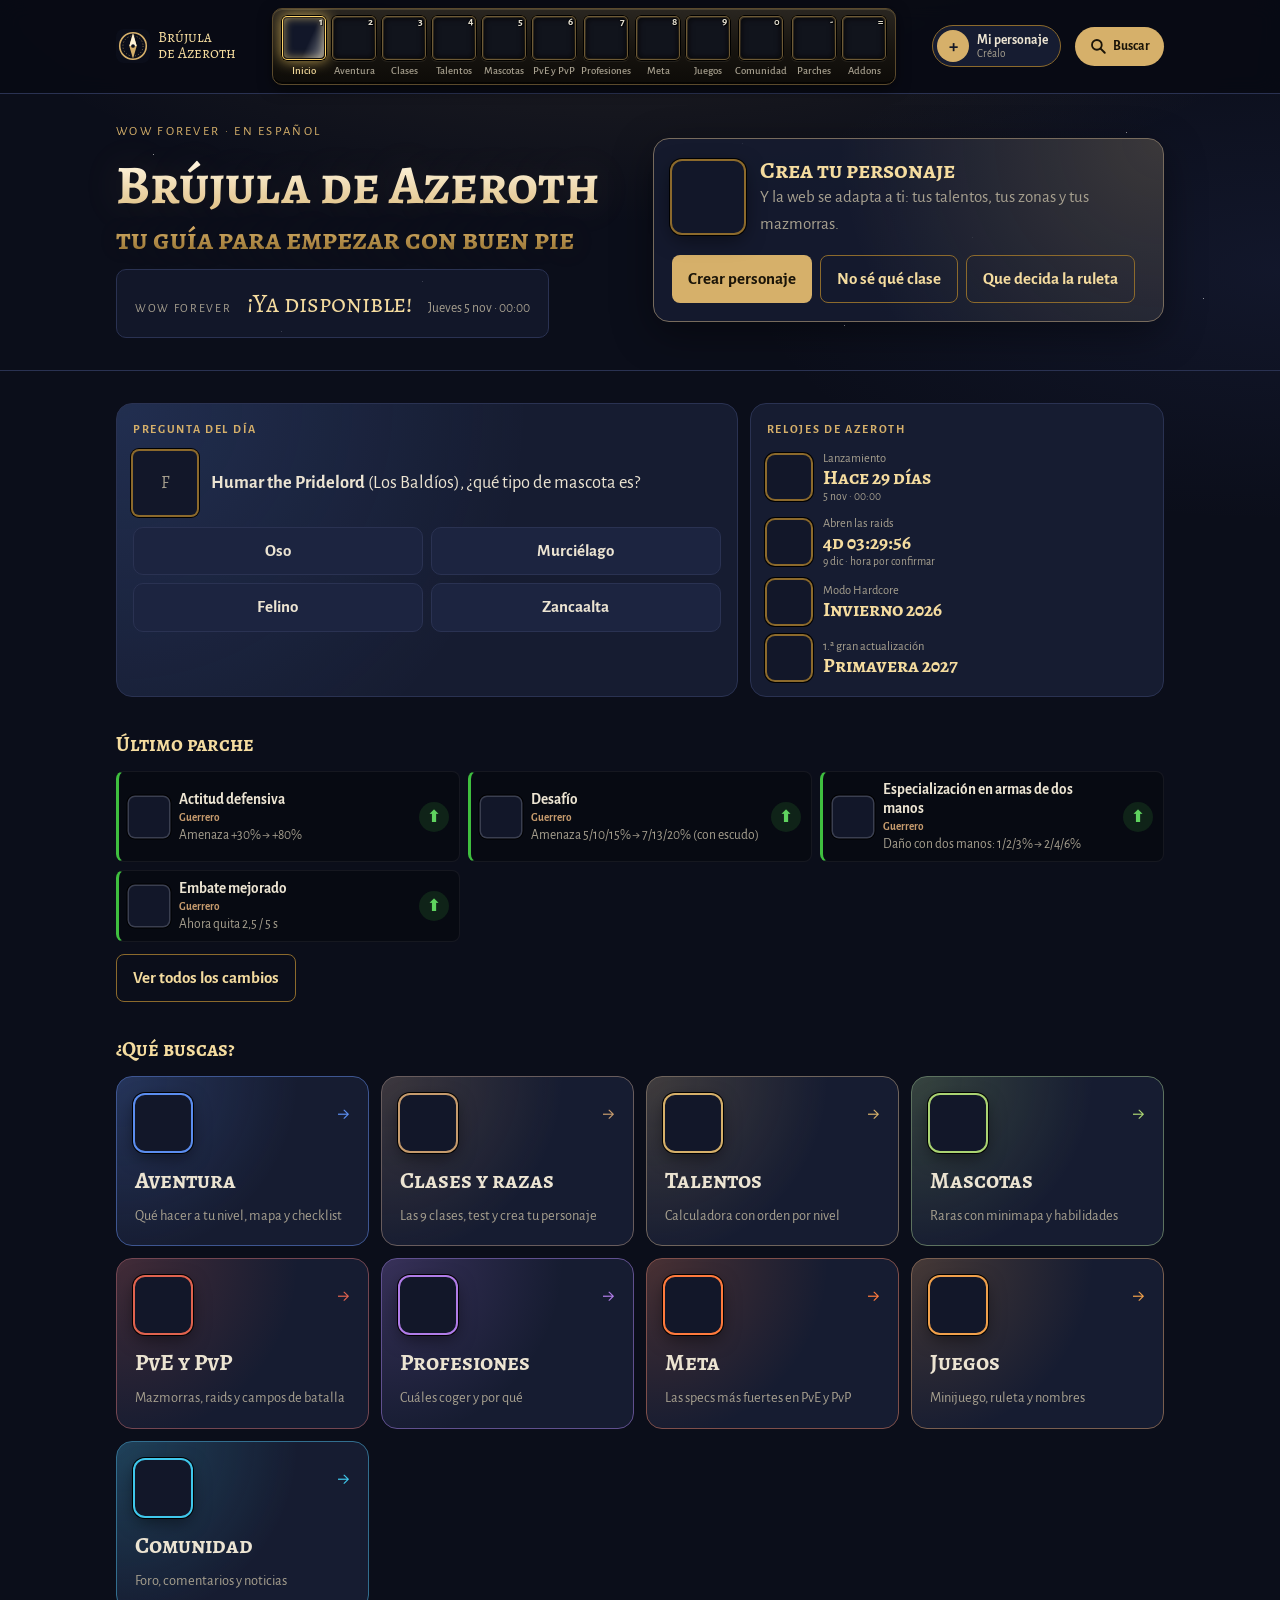
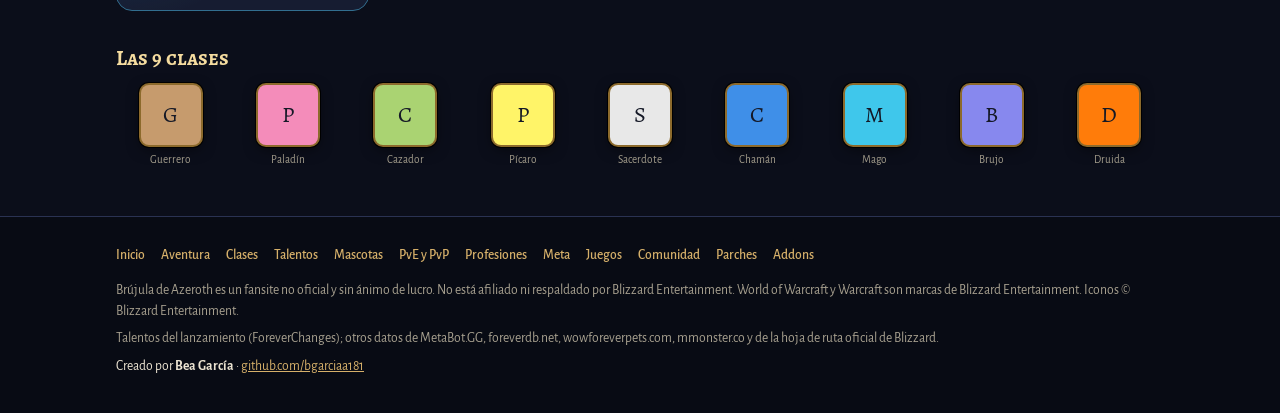
<file: index.html>
<!DOCTYPE html>
<html lang="es">
<head>
<meta charset="utf-8">
<meta name="viewport" content="width=device-width, initial-scale=1">
<title>Brújula de Azeroth · Guía de WoW Forever en español</title>
<meta name="description" content="Guía de World of Warcraft: Forever en español. Clases, calculadora de talentos, mascotas de cazador, mazmorras por nivel, razas y test para elegir clase.">
<link rel="canonical" href="https://bgarciaa181.github.io/brujula-de-azeroth/">
<meta property="og:title" content="Brújula de Azeroth · Guía de WoW Forever en español">
<meta property="og:description" content="Guía de World of Warcraft: Forever en español. Clases, calculadora de talentos, mascotas de cazador, mazmorras por nivel, razas y test para elegir clase.">
<meta property="og:image" content="https://bgarciaa181.github.io/brujula-de-azeroth/img/preview.png">
<meta property="og:url" content="https://bgarciaa181.github.io/brujula-de-azeroth/">
<meta property="og:type" content="website">
<meta name="twitter:card" content="summary_large_image">
<link rel="icon" type="image/svg+xml" href="img/icono.svg">
<link rel="manifest" href="manifest.webmanifest">
<link rel="apple-touch-icon" href="img/app-192.png">
<meta name="theme-color" content="#0b0e1a">
<link rel="preconnect" href="https://fonts.googleapis.com">
<link rel="preconnect" href="https://fonts.gstatic.com" crossorigin>
<link rel="stylesheet" href="https://fonts.googleapis.com/css2?family=Alegreya+SC:wght@500;700&family=Alegreya+Sans:wght@400;500;700&family=Alegreya:ital@1&display=swap">
<link rel="stylesheet" href="css/estilos.css?v=35">
</head>
<body>
<header id="site-header"></header>

<div class="top home-top">
  <div class="wrap home-grid">
    <div class="hero">
      <p class="eyebrow">WoW Forever · en español</p>
      <h1>Brújula de Azeroth <span>tu guía para empezar con buen pie</span></h1>
      <div class="count" id="count">
        <span class="count-label" id="count-label">Lanzamiento en España</span>
        <span class="count-time" id="count-time">—</span>
        <span class="count-note">Jueves 5 nov · 00:00</span>
      </div>
    </div>
    <div class="mi-pj" id="mi-pj"></div>
  </div>
</div>

<main>
  <div class="wrap">
    <section class="home-block home-daily">
      <div class="pregunta" id="pregunta"></div>
      <div class="relojes" id="relojes"></div>
    </section>

    <section class="home-block">
      <h2 class="home-h">Último parche</h2>
      <div id="pch-home"></div>
    </section>

    <section class="home-block">
      <h2 class="home-h">¿Qué buscas?</h2>
      <div class="explore" id="explore"></div>
    </section>

    <section class="home-block">
      <h2 class="home-h">Las 9 clases</h2>
      <div class="hero-classes home-classes" id="hero-classes"></div>
    </section>
  </div>
</main>

<footer id="site-footer"></footer>

<div class="achievement" id="achievement" hidden></div>

<script src="js/datos.js?v=35"></script>
<script src="js/talentos-datos.js?v=35"></script>
<script src="js/talentos-es.js?v=35"></script>
<script src="js/meta-datos.js?v=35"></script>
<script src="js/parches-datos.js?v=35"></script>
<script src="js/layout.js?v=35"></script>
<script src="js/app.js?v=35"></script>
</body>
</html>
</file>
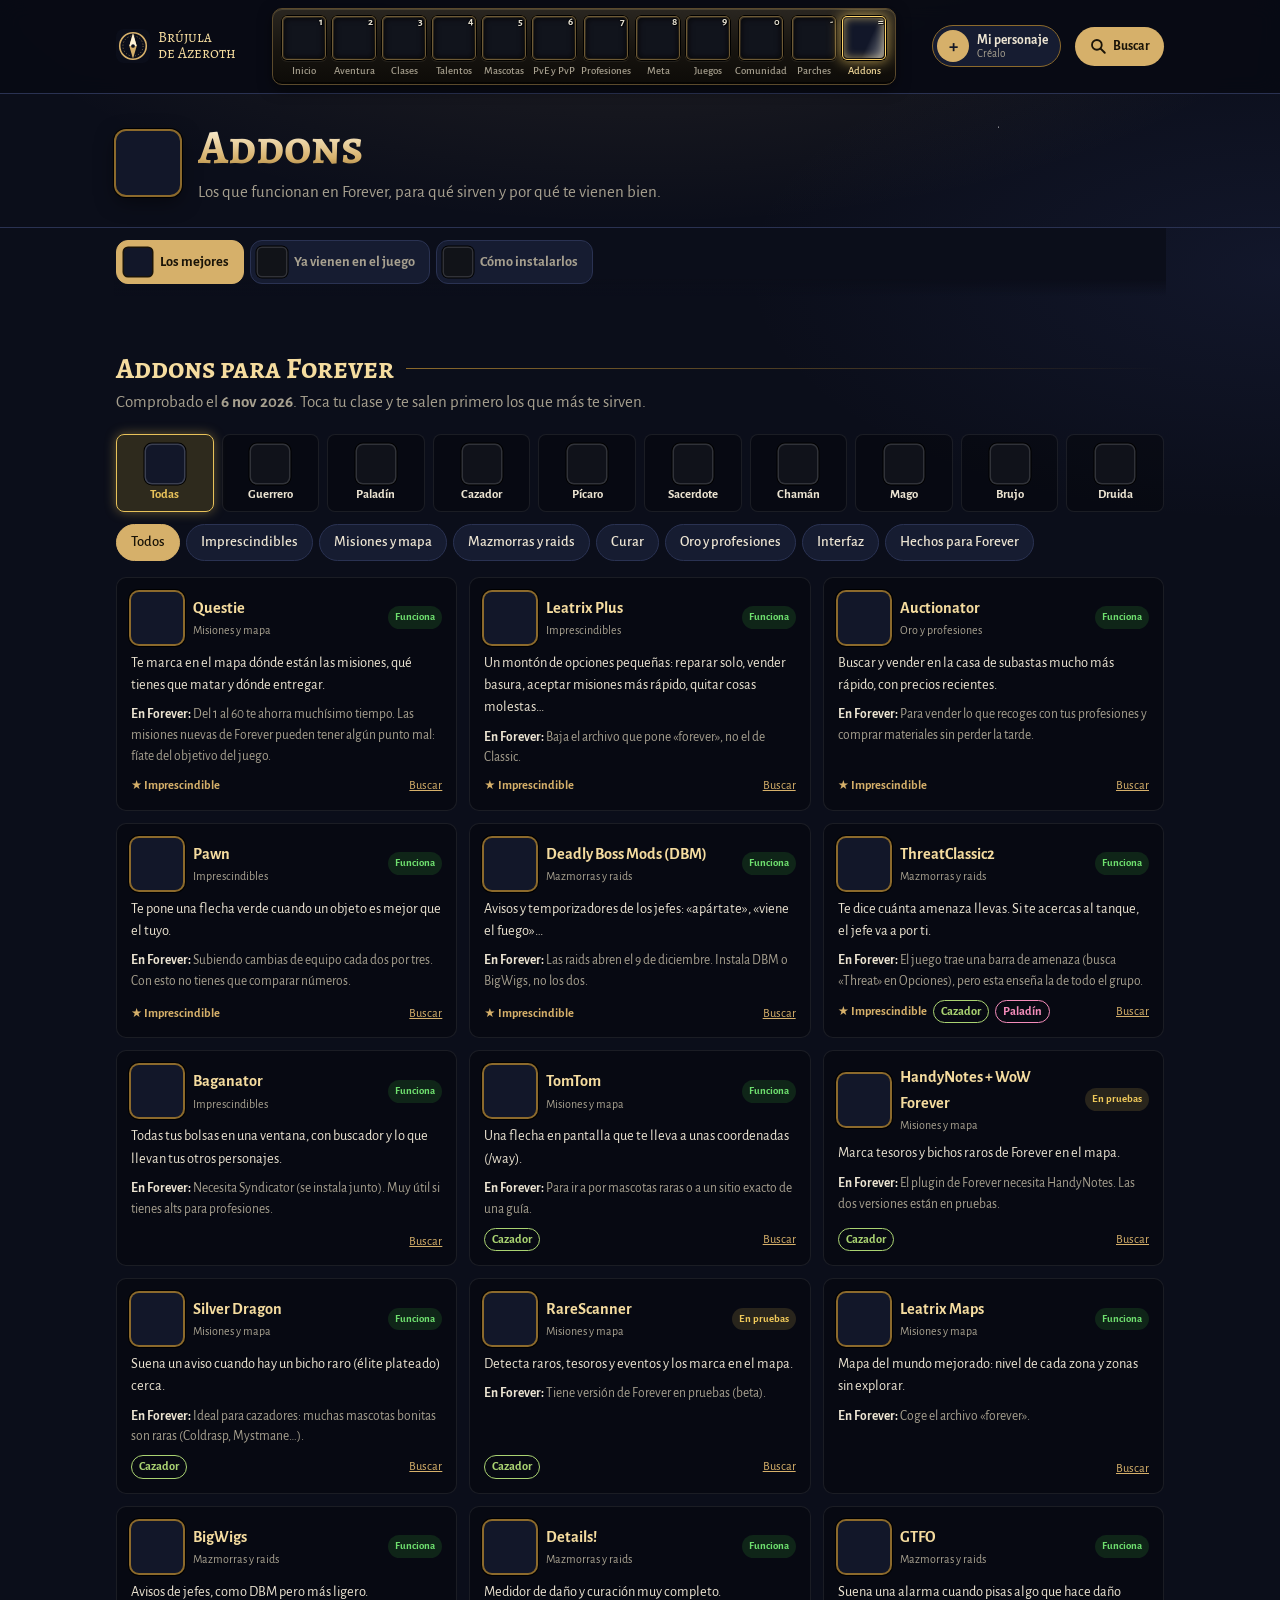
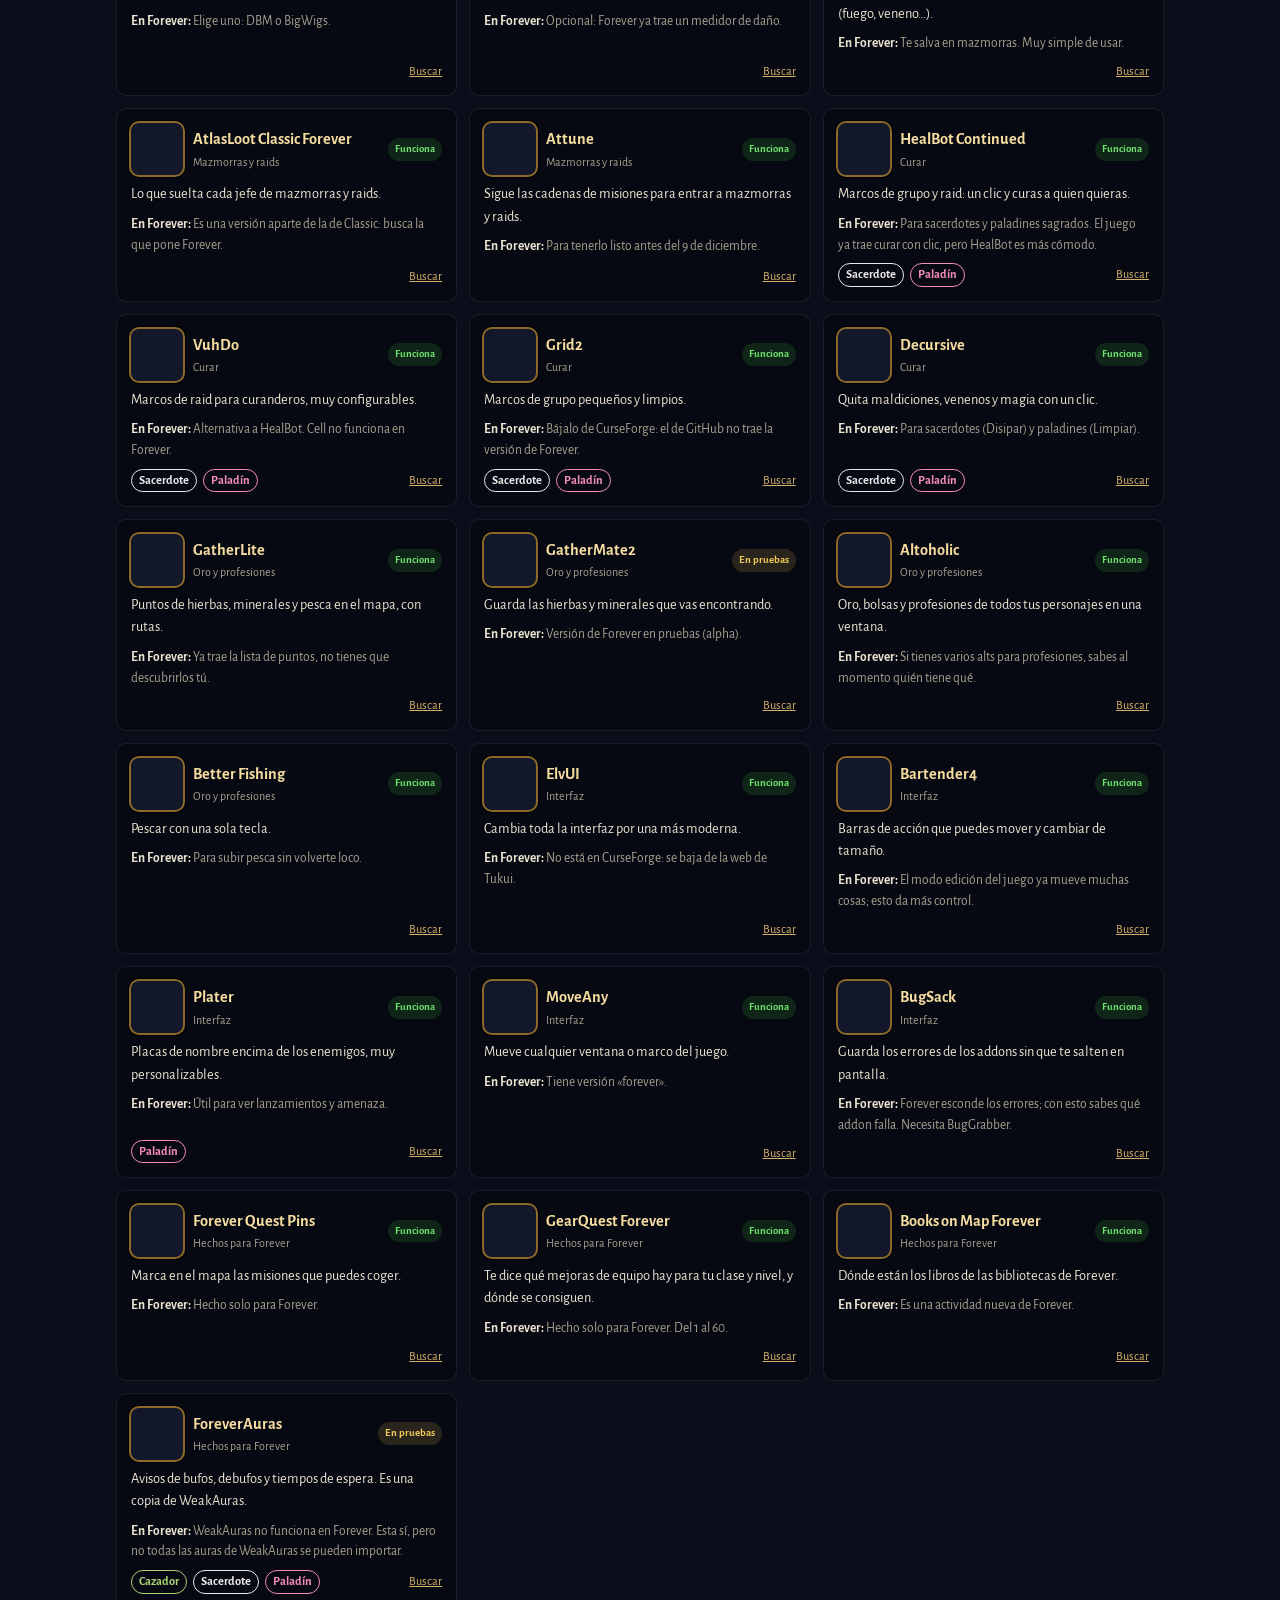
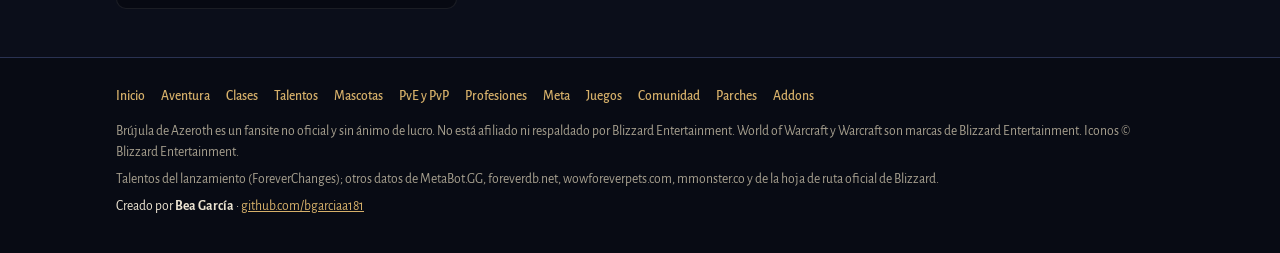
<file: addons.html>
<!DOCTYPE html>
<html lang="es">
<head>
<meta charset="utf-8">
<meta name="viewport" content="width=device-width, initial-scale=1">
<title>Addons · Brújula de Azeroth</title>
<meta name="description" content="Addons que funcionan en WoW Forever, en español: para qué sirve cada uno y por qué te viene bien. Filtra por tu clase.">
<link rel="canonical" href="https://bgarciaa181.github.io/brujula-de-azeroth/addons.html">
<meta property="og:title" content="Addons · Brújula de Azeroth">
<meta property="og:description" content="Addons que funcionan en WoW Forever, en español: para qué sirve cada uno y por qué te viene bien. Filtra por tu clase.">
<meta property="og:image" content="https://bgarciaa181.github.io/brujula-de-azeroth/img/preview.png">
<meta property="og:url" content="https://bgarciaa181.github.io/brujula-de-azeroth/addons.html">
<meta property="og:type" content="website">
<meta name="twitter:card" content="summary_large_image">
<link rel="icon" type="image/svg+xml" href="img/icono.svg">
<link rel="manifest" href="manifest.webmanifest">
<link rel="apple-touch-icon" href="img/app-192.png">
<meta name="theme-color" content="#0b0e1a">
<link rel="preconnect" href="https://fonts.googleapis.com">
<link rel="preconnect" href="https://fonts.gstatic.com" crossorigin>
<link rel="stylesheet" href="https://fonts.googleapis.com/css2?family=Alegreya+SC:wght@500;700&family=Alegreya+Sans:wght@400;500;700&family=Alegreya:ital@1&display=swap">
<link rel="stylesheet" href="css/estilos.css?v=35">
</head>
<body>
<header id="site-header"></header>

<div class="page-hero">
  <div class="wrap page-hero-in">
    <span class="wow-icon xl page-hero-icon" aria-hidden="true"><img src="https://render.worldofwarcraft.com/us/icons/56/inv_gizmo_02.jpg" alt="" onerror="this.remove()"></span>
    <div>
      <h1>Addons</h1>
      <p>Los que funcionan en Forever, para qué sirven y por qué te vienen bien.</p>
    </div>
  </div>
</div>

<main>
  <div class="wrap">
    <section id="addons-lista" data-tab="Los mejores" data-icon="inv_misc_book_09">
      <div class="section-head">
        <h2>Addons para Forever</h2>
        <p>Comprobado el <b id="ad-fecha"></b>. Toca tu clase y te salen primero los que más te sirven.</p>
      </div>
      <div class="ad-clases" id="ad-clases" role="group" aria-label="Clase"></div>
      <div class="ad-cats" id="ad-cats" role="group" aria-label="Categoría"></div>
      <div class="ad-grid" id="ad-grid"></div>
    </section>

    <section id="addons-serie" data-tab="Ya vienen en el juego" data-icon="inv_misc_gear_01">
      <div class="section-head">
        <h2>No instales esto: ya viene en el juego</h2>
        <p>Forever trae de serie cosas que en Classic necesitabas un addon.</p>
      </div>
      <div class="hg-news" id="ad-serie"></div>
      <div class="section-head ad-sub">
        <h2>Los que no funcionan</h2>
        <p>Y qué usar en su lugar.</p>
      </div>
      <div class="ad-rotos" id="ad-rotos"></div>
    </section>

    <section id="addons-instalar" data-tab="Cómo instalarlos" data-icon="inv_misc_wrench_01">
      <div class="section-head">
        <h2>Cómo instalarlos</h2>
        <p>Dos formas. La fácil es la primera.</p>
      </div>
      <ol class="ad-pasos">
        <li><b>Con la app de CurseForge</b><span>Elige tu instalación de World of Warcraft y la versión <b>Forever</b>. Busca el addon y dale a instalar. Se actualizan solos.</span></li>
        <li><b>A mano</b><span>Baja el archivo de <b>Forever</b> (no el de Classic ni el de Retail), descomprímelo y mete la carpeta en <code>World of Warcraft\_forever_\Interface\AddOns</code>. Dentro de AddOns tiene que estar la carpeta con el archivo <code>.toc</code>, no otra carpeta encima.</span></li>
        <li><b>Cierra el juego del todo y vuelve a abrirlo</b><span>Con <code>/reload</code> no basta para addons nuevos.</span></li>
        <li><b>Actívalos</b><span>En la pantalla de personajes, botón <b>AddOns</b>. Si sale «desactualizado», espera a que el autor lo actualice: cambiar el número a mano no lo arregla.</span></li>
        <li><b>Después de cada parche</b><span>Actualízalos. Un parche puede cambiar la versión (ahora es la 16001).</span></li>
      </ol>
      <p class="pch-fuente">Fuentes: <a href="https://forevermastery.com/en/addons/forever-compatibility" target="_blank" rel="noopener">ForeverMastery</a> · <a href="https://timesaver.gg/blog/wow-forever-addons-save-beta-ui-before-launch" target="_blank" rel="noopener">Timesaver</a> · <a href="https://leprestore.com/guides/world-of-warcraft-forever/wow-forever-best-addons/" target="_blank" rel="noopener">LepreStore</a></p>
    </section>
  </div>
</main>

<footer id="site-footer"></footer>
<div class="achievement" id="achievement" hidden></div>

<script src="js/datos.js?v=35"></script>
<script src="js/talentos-datos.js?v=35"></script>
<script src="js/talentos-es.js?v=35"></script>
<script src="js/meta-datos.js?v=35"></script>
<script src="js/addons-datos.js?v=35"></script>
<script src="js/layout.js?v=35"></script>
<script src="js/app.js?v=35"></script>
</body>
</html>
</file>
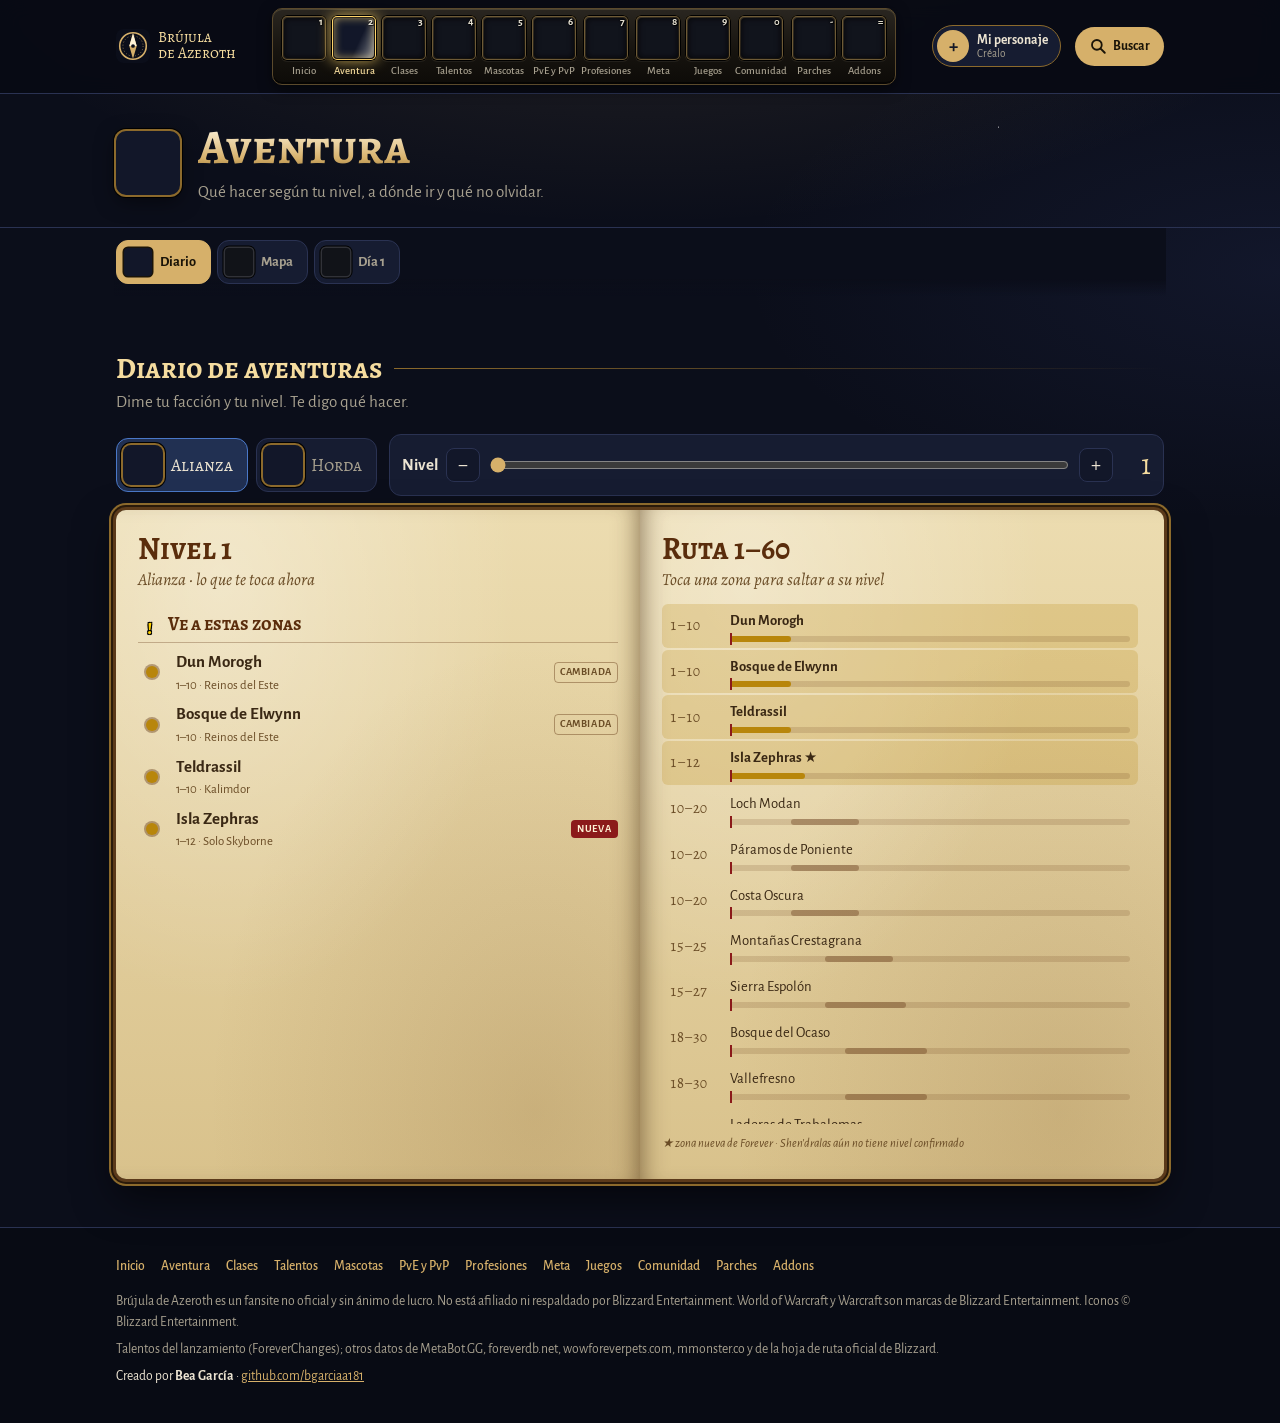
<file: aventura.html>
<!DOCTYPE html>
<html lang="es">
<head>
<meta charset="utf-8">
<meta name="viewport" content="width=device-width, initial-scale=1">
<title>Aventura · Brújula de Azeroth</title>
<meta name="description" content="Diario de aventuras de WoW Forever: a qué zonas ir según tu nivel, mapa de Azeroth por dificultad y checklist para el primer día.">
<link rel="canonical" href="https://bgarciaa181.github.io/brujula-de-azeroth/aventura.html">
<meta property="og:title" content="Aventura · Brújula de Azeroth">
<meta property="og:description" content="Diario de aventuras de WoW Forever: a qué zonas ir según tu nivel, mapa de Azeroth por dificultad y checklist para el primer día.">
<meta property="og:image" content="https://bgarciaa181.github.io/brujula-de-azeroth/img/preview.png">
<meta property="og:url" content="https://bgarciaa181.github.io/brujula-de-azeroth/aventura.html">
<meta property="og:type" content="website">
<meta name="twitter:card" content="summary_large_image">
<link rel="icon" type="image/svg+xml" href="img/icono.svg">
<link rel="manifest" href="manifest.webmanifest">
<link rel="apple-touch-icon" href="img/app-192.png">
<meta name="theme-color" content="#0b0e1a">
<link rel="preconnect" href="https://fonts.googleapis.com">
<link rel="preconnect" href="https://fonts.gstatic.com" crossorigin>
<link rel="stylesheet" href="https://fonts.googleapis.com/css2?family=Alegreya+SC:wght@500;700&family=Alegreya+Sans:wght@400;500;700&family=Alegreya:ital@1&display=swap">
<link rel="stylesheet" href="css/estilos.css?v=35">
</head>
<body>
<header id="site-header"></header>

<div class="page-hero">
  <div class="wrap page-hero-in">
    <span class="wow-icon xl page-hero-icon" aria-hidden="true"><img src="https://render.worldofwarcraft.com/us/icons/56/inv_misc_spyglass_02.jpg" alt="" onerror="this.remove()"></span>
    <div>
      <h1>Aventura</h1>
      <p>Qué hacer según tu nivel, a dónde ir y qué no olvidar.</p>
    </div>
  </div>
</div>

<main>
  <div class="wrap">
    <section id="diario" data-tab="Diario" data-icon="inv_misc_book_09">
      <div class="section-head">
        <h2>Diario de aventuras</h2>
        <p>Dime tu facción y tu nivel. Te digo qué hacer.</p>
      </div>
      <div class="journal">
        <div class="j-controls">
          <div class="j-factions" id="j-factions"></div>
          <div class="j-level">
            <label for="j-lvl">Nivel</label>
            <button type="button" class="j-step" id="j-minus" aria-label="Bajar nivel">−</button>
            <input type="range" id="j-lvl" min="1" max="60" value="1">
            <button type="button" class="j-step" id="j-plus" aria-label="Subir nivel">+</button>
            <output id="j-lvl-out" for="j-lvl">1</output>
          </div>
        </div>
        <div class="j-book" id="j-book">
          <div class="j-page j-left" id="j-now"></div>
          <div class="j-page j-right" id="j-route"></div>
        </div>
      </div>
    </section>

    <section id="mapa" data-tab="Mapa" data-icon="inv_misc_map_01">
      <div class="section-head">
        <h2>Mapa de Azeroth</h2>
        <p>Las zonas con el color de dificultad del juego según tu nivel.</p>
      </div>
      <div class="con-legend">
        <span class="con gris">Muy fácil</span><span class="con verde">Fácil</span><span class="con amarillo">Tu nivel</span><span class="con naranja">Difícil</span><span class="con rojo">Peligrosa</span>
      </div>
      <p class="map-sync">Usa la facción y el nivel del Diario de aventuras: <b id="map-info"></b></p>
      <div class="continents" id="continents"></div>
    </section>

    <section id="checklist" data-tab="Día 1" data-icon="inv_misc_note_01">
      <div class="section-head">
        <h2>Checklist del día 1</h2>
        <p>Marca lo que vayas haciendo. Se guarda en tu navegador.</p>
      </div>
      <div class="check-progress"><span id="check-bar"></span></div>
      <ul class="checklist" id="check-list"></ul>
    </section>

  </div>
</main>

<footer id="site-footer"></footer>

<div class="achievement" id="achievement" hidden></div>

<script src="js/datos.js?v=35"></script>
<script src="js/talentos-datos.js?v=35"></script>
<script src="js/talentos-es.js?v=35"></script>
<script src="js/meta-datos.js?v=35"></script>
<script src="js/layout.js?v=35"></script>
<script src="js/app.js?v=35"></script>
</body>
</html>
</file>
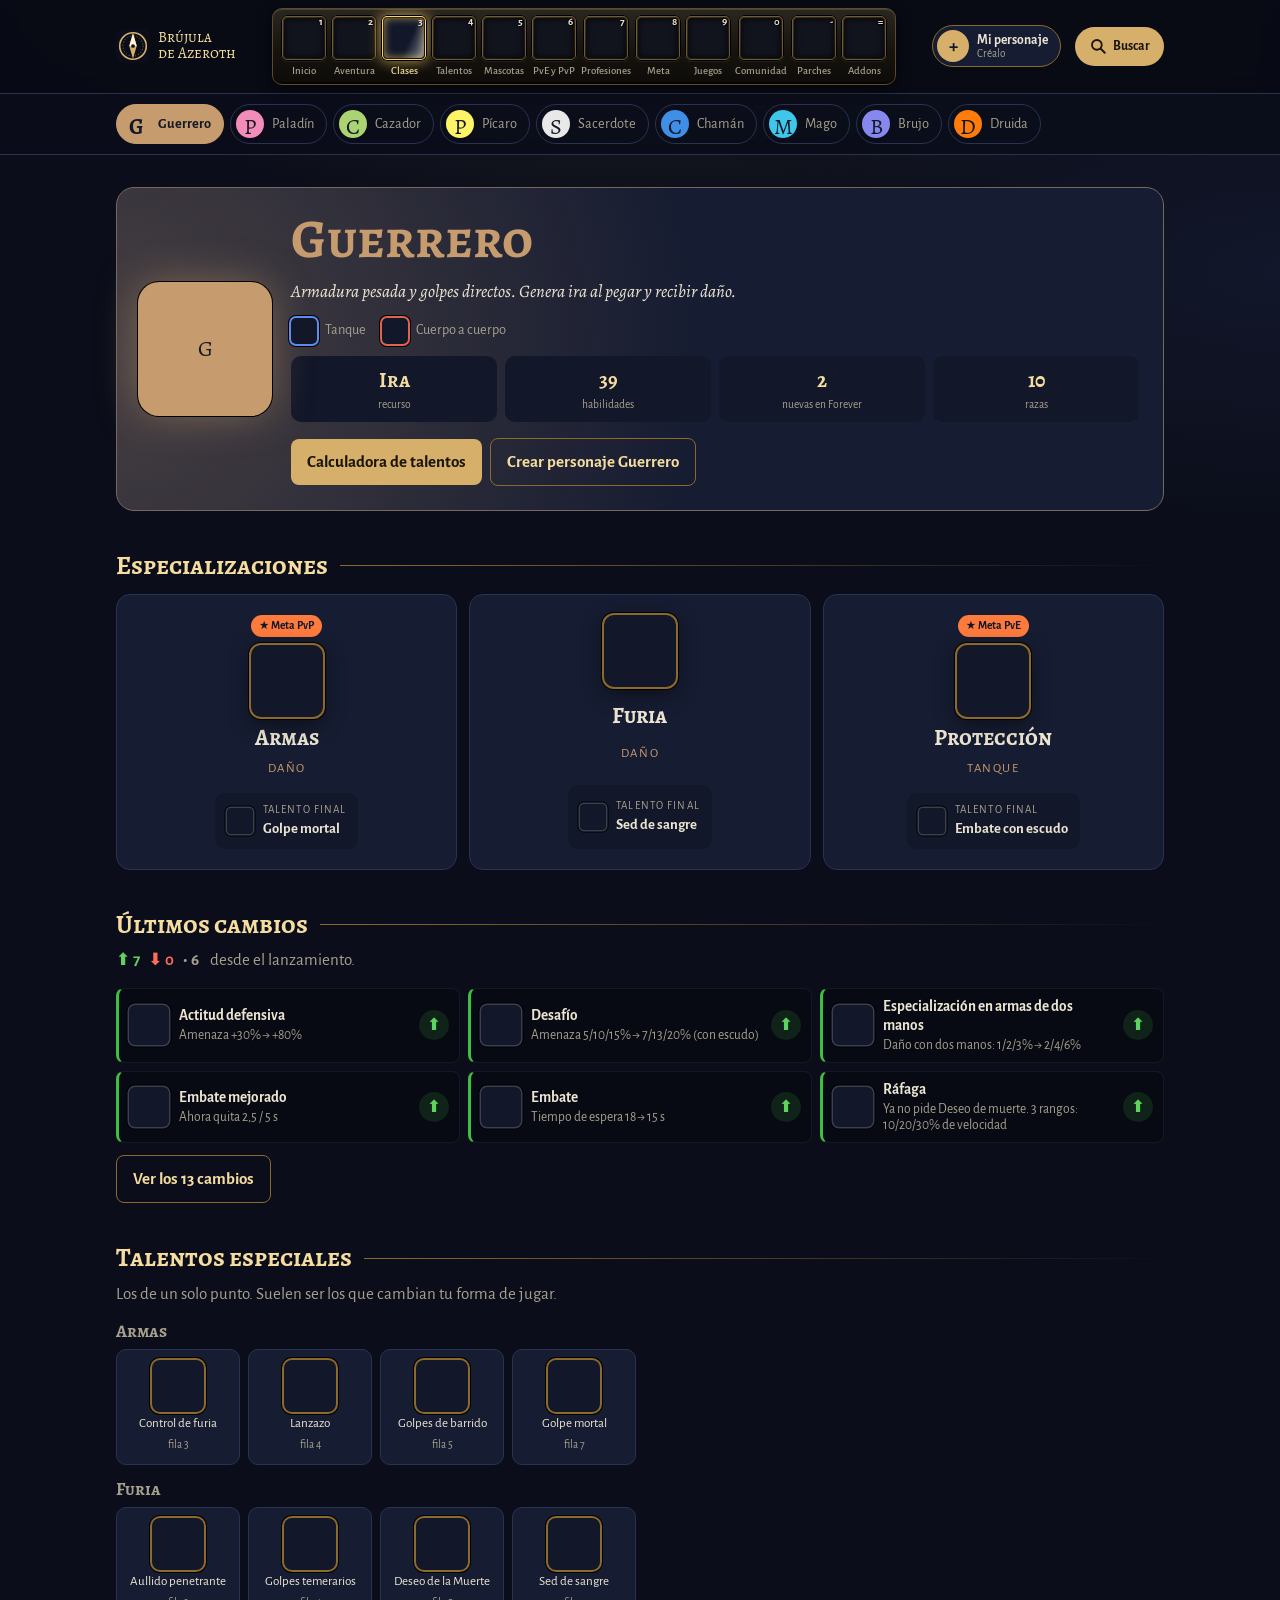
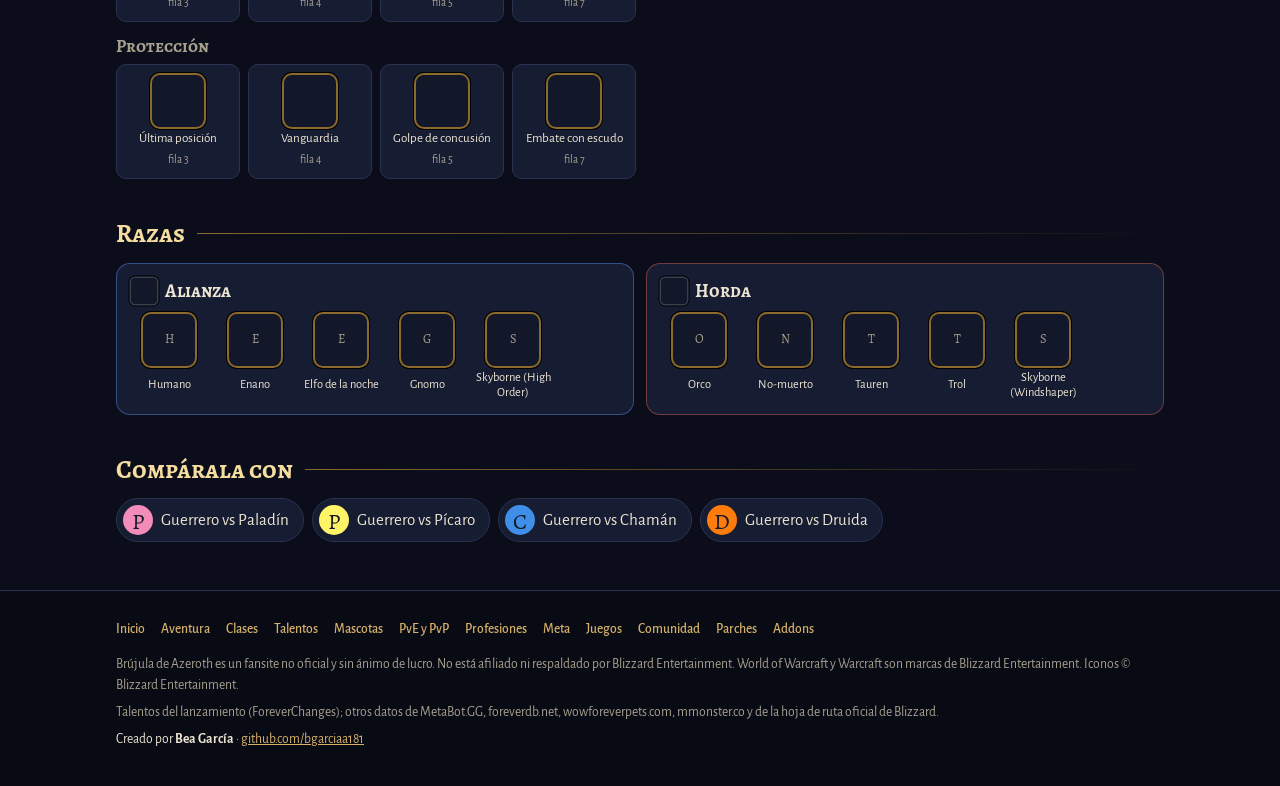
<file: clase.html>
<!DOCTYPE html>
<html lang="es">
<head>
<meta charset="utf-8">
<meta name="viewport" content="width=device-width, initial-scale=1">
<title>Clase · Brújula de Azeroth</title>
<meta name="description" content="Guía de cada clase de WoW Forever en español: especializaciones, talentos clave, razas y con qué compararla.">
<link rel="canonical" href="https://bgarciaa181.github.io/brujula-de-azeroth/clase.html">
<meta property="og:title" content="Clase · Brújula de Azeroth">
<meta property="og:description" content="Guía de cada clase de WoW Forever en español: especializaciones, talentos clave, razas y con qué compararla.">
<meta property="og:image" content="https://bgarciaa181.github.io/brujula-de-azeroth/img/preview.png">
<meta property="og:url" content="https://bgarciaa181.github.io/brujula-de-azeroth/clase.html">
<meta property="og:type" content="website">
<meta name="twitter:card" content="summary_large_image">
<link rel="icon" type="image/svg+xml" href="img/icono.svg">
<link rel="manifest" href="manifest.webmanifest">
<link rel="apple-touch-icon" href="img/app-192.png">
<meta name="theme-color" content="#0b0e1a">
<link rel="preconnect" href="https://fonts.googleapis.com">
<link rel="preconnect" href="https://fonts.gstatic.com" crossorigin>
<link rel="stylesheet" href="https://fonts.googleapis.com/css2?family=Alegreya+SC:wght@500;700&family=Alegreya+Sans:wght@400;500;700&family=Alegreya:ital@1&display=swap">
<link rel="stylesheet" href="css/estilos.css?v=35">
</head>
<body>
<header id="site-header"></header>

<nav class="class-switch" id="class-switch" aria-label="Cambiar de clase"></nav>

<main>
  <div class="wrap" id="clase-page"></div>
</main>

<footer id="site-footer"></footer>
<div class="achievement" id="achievement" hidden></div>

<script src="js/datos.js?v=35"></script>
<script src="js/talentos-datos.js?v=35"></script>
<script src="js/talentos-es.js?v=35"></script>
<script src="js/meta-datos.js?v=35"></script>
<script src="js/parches-datos.js?v=35"></script>
<script src="js/layout.js?v=35"></script>
<script src="js/app.js?v=35"></script>
</body>
</html>
</file>
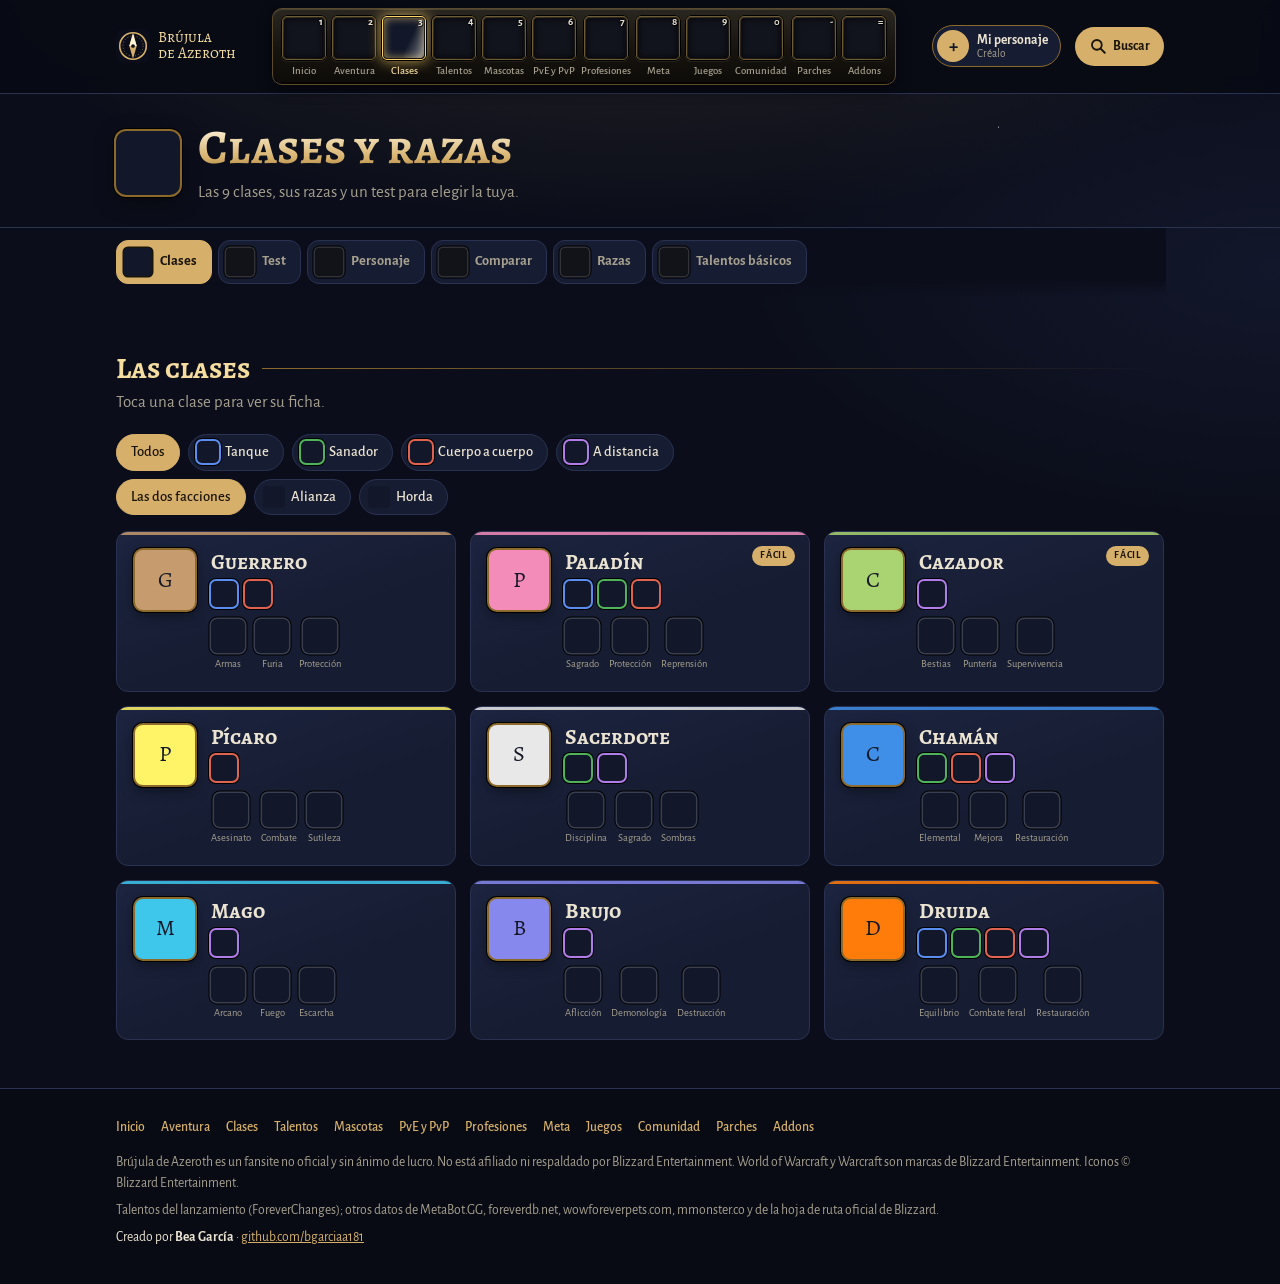
<file: clases.html>
<!DOCTYPE html>
<html lang="es">
<head>
<meta charset="utf-8">
<meta name="viewport" content="width=device-width, initial-scale=1">
<title>Clases y razas · Brújula de Azeroth</title>
<meta name="description" content="Las 9 clases de WoW Forever en español: roles, especializaciones, razas, comparador, test para elegir clase y crea tu personaje.">
<link rel="canonical" href="https://bgarciaa181.github.io/brujula-de-azeroth/clases.html">
<meta property="og:title" content="Clases y razas · Brújula de Azeroth">
<meta property="og:description" content="Las 9 clases de WoW Forever en español: roles, especializaciones, razas, comparador, test para elegir clase y crea tu personaje.">
<meta property="og:image" content="https://bgarciaa181.github.io/brujula-de-azeroth/img/preview.png">
<meta property="og:url" content="https://bgarciaa181.github.io/brujula-de-azeroth/clases.html">
<meta property="og:type" content="website">
<meta name="twitter:card" content="summary_large_image">
<link rel="icon" type="image/svg+xml" href="img/icono.svg">
<link rel="manifest" href="manifest.webmanifest">
<link rel="apple-touch-icon" href="img/app-192.png">
<meta name="theme-color" content="#0b0e1a">
<link rel="preconnect" href="https://fonts.googleapis.com">
<link rel="preconnect" href="https://fonts.gstatic.com" crossorigin>
<link rel="stylesheet" href="https://fonts.googleapis.com/css2?family=Alegreya+SC:wght@500;700&family=Alegreya+Sans:wght@400;500;700&family=Alegreya:ital@1&display=swap">
<link rel="stylesheet" href="css/estilos.css?v=35">
</head>
<body>
<header id="site-header"></header>

<div class="page-hero">
  <div class="wrap page-hero-in">
    <span class="wow-icon xl page-hero-icon" aria-hidden="true"><img src="https://render.worldofwarcraft.com/us/icons/56/classicon_warrior.jpg" alt="" onerror="this.remove()"></span>
    <div>
      <h1>Clases y razas</h1>
      <p>Las 9 clases, sus razas y un test para elegir la tuya.</p>
    </div>
  </div>
</div>

<main>
  <div class="wrap">
    <section id="clases" data-tab="Clases" data-icon="classicon_warrior">
      <div class="section-head">
        <h2>Las clases</h2>
        <p id="result-count">Toca una clase para ver su ficha.</p>
      </div>
      <div class="class-filters">
        <div class="row" id="role-filter" role="group" aria-label="Rol"></div>
        <div class="row" id="faction-filter" role="group" aria-label="Facción"></div>
      </div>
      <div class="grid" id="grid"></div>
    </section>

    <section id="test" data-tab="Test" data-icon="inv_misc_dice_01">
      <div class="section-head">
        <h2>¿Qué clase va contigo?</h2>
        <p>5 preguntas y te decimos con qué clase empezar.</p>
      </div>
      <div class="quiz" id="quiz"></div>
    </section>

    <section id="personaje" data-tab="Personaje" data-icon="achievement_character_human_male">
      <div class="section-head">
        <h2>Crea tu personaje</h2>
        <p>Facción, raza y clase. Solo salen las combinaciones que existen.</p>
      </div>
      <div class="builder">
        <div class="b-step">
          <span class="b-num">1</span>
          <div class="b-factions" id="b-factions"></div>
        </div>
        <div class="b-step">
          <span class="b-num">2</span>
          <div class="b-races" id="b-races"></div>
          <button type="button" class="gender" id="b-gender" aria-label="Cambiar entre hombre y mujer">♂ / ♀</button>
        </div>
        <div class="b-step">
          <span class="b-num">3</span>
          <div class="b-classes" id="b-classes"></div>
        </div>
        <div class="b-result" id="b-result"></div>
      </div>
    </section>

    <section id="comparador" data-tab="Comparar" data-icon="inv_misc_coin_01">
      <div class="section-head">
        <h2>Comparador de clases</h2>
        <p>Dos clases, frente a frente.</p>
      </div>
      <div class="cmp-pick">
        <label for="cmp-a">Clase 1<select id="cmp-a"></select></label>
        <span class="cmp-vs" aria-hidden="true">vs</span>
        <label for="cmp-b">Clase 2<select id="cmp-b"></select></label>
      </div>
      <div class="cmp-table" id="cmp-table"></div>
    </section>

    <section id="razas" data-tab="Razas" data-icon="achievement_character_orc_male">
      <div class="section-head">
        <h2>Razas</h2>
        <p>Toca una raza para ver sus habilidades. <span class="new-badge">Nueva</span> = no existía en Classic.</p>
      </div>
      <div class="row race-filter" id="race-filter" role="group" aria-label="Facción de las razas"></div>
      <div class="races-list" id="races-list"></div>
    </section>

    <section id="basico" data-tab="Talentos básicos" data-icon="ability_marksmanship">
      <div class="section-head">
        <h2>Los talentos, en 3 ideas</h2>
        <p>Lo justo para no perderte.</p>
      </div>
      <div class="basics">
        <div class="basic">
          <div class="big">Nv. 10</div>
          <h3>Tu primer punto</h3>
          <p>A partir del nivel 10 recibes un punto de talento. Al principio solo puedes elegir talentos de la primera fila de cada árbol.</p>
        </div>
        <div class="basic">
          <div class="big">3 árboles</div>
          <h3>Repártelos como quieras</h3>
          <p>Puedes poner puntos en los tres árboles. No hace falta terminar uno para empezar otro, pero para subir de nivel suele ir mejor centrarse en uno.</p>
        </div>
        <div class="basic">
          <div class="big">4 especiales</div>
          <h3>Talentos de 1 punto</h3>
          <p>Cada árbol tiene cuatro talentos especiales de un solo punto. Forever añade uno nuevo al llegar a 16 puntos en ese árbol.</p>
        </div>
      </div>
        <div class="more-links">
      <div class="section-head">
        <h2>Para ir más a fondo</h2>
        <p>Calculadoras de talentos completas (en inglés).</p>
      </div>
      <div class="links">
        <a href="https://metabot.gg/en/wow-forever/talent-calculator" target="_blank" rel="noopener"><span>MetaBot · Calculadora de talentos</span><span>metabot.gg ↗</span></a>
        <a href="https://www.zockify.com/forever/talents/" target="_blank" rel="noopener"><span>Zockify · Calculadora de talentos</span><span>zockify.com ↗</span></a>
        <a href="https://www.icy-veins.com/wow-forever/choosing-your-main" target="_blank" rel="noopener"><span>Icy Veins · Cómo elegir clase</span><span>icy-veins.com ↗</span></a>
      </div>
    </div>
    </section>

  </div>
</main>

<footer id="site-footer"></footer>
<dialog id="detail" aria-labelledby="d-name"></dialog>
<div class="achievement" id="achievement" hidden></div>

<script src="js/datos.js?v=35"></script>
<script src="js/talentos-datos.js?v=35"></script>
<script src="js/talentos-es.js?v=35"></script>
<script src="js/meta-datos.js?v=35"></script>
<script src="js/layout.js?v=35"></script>
<script src="js/app.js?v=35"></script>
</body>
</html>
</file>
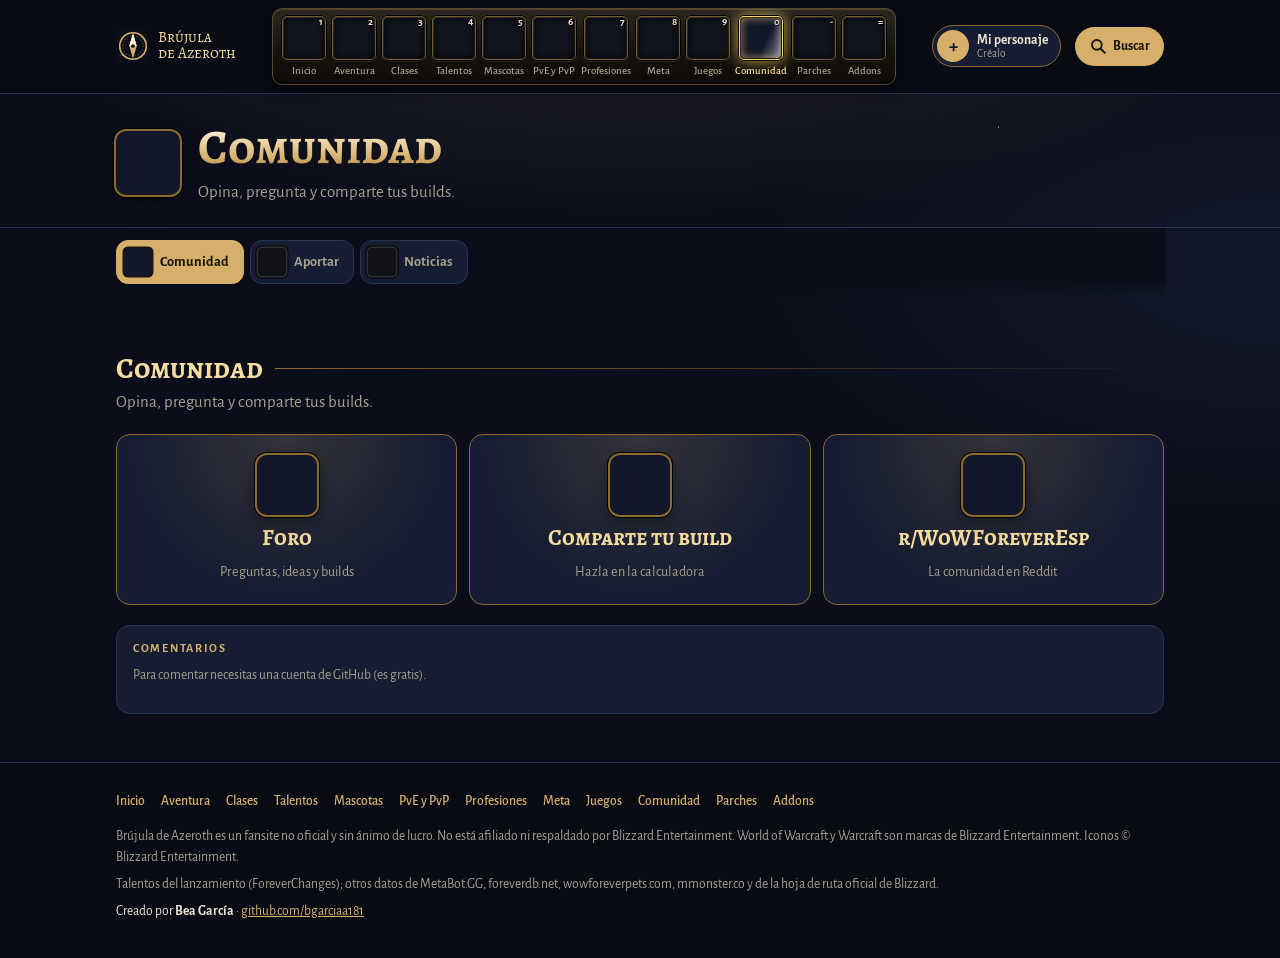
<file: comunidad.html>
<!DOCTYPE html>
<html lang="es">
<head>
<meta charset="utf-8">
<meta name="viewport" content="width=device-width, initial-scale=1">
<title>Comunidad · Brújula de Azeroth</title>
<meta name="description" content="Comunidad de Brújula de Azeroth: foro, comentarios, Reddit y últimas noticias de WoW Forever.">
<link rel="canonical" href="https://bgarciaa181.github.io/brujula-de-azeroth/comunidad.html">
<meta property="og:title" content="Comunidad · Brújula de Azeroth">
<meta property="og:description" content="Comunidad de Brújula de Azeroth: foro, comentarios, Reddit y últimas noticias de WoW Forever.">
<meta property="og:image" content="https://bgarciaa181.github.io/brujula-de-azeroth/img/preview.png">
<meta property="og:url" content="https://bgarciaa181.github.io/brujula-de-azeroth/comunidad.html">
<meta property="og:type" content="website">
<meta name="twitter:card" content="summary_large_image">
<link rel="icon" type="image/svg+xml" href="img/icono.svg">
<link rel="manifest" href="manifest.webmanifest">
<link rel="apple-touch-icon" href="img/app-192.png">
<meta name="theme-color" content="#0b0e1a">
<link rel="preconnect" href="https://fonts.googleapis.com">
<link rel="preconnect" href="https://fonts.gstatic.com" crossorigin>
<link rel="stylesheet" href="https://fonts.googleapis.com/css2?family=Alegreya+SC:wght@500;700&family=Alegreya+Sans:wght@400;500;700&family=Alegreya:ital@1&display=swap">
<link rel="stylesheet" href="css/estilos.css?v=35">
</head>
<body>
<header id="site-header"></header>

<div class="page-hero">
  <div class="wrap page-hero-in">
    <span class="wow-icon xl page-hero-icon" aria-hidden="true"><img src="https://render.worldofwarcraft.com/us/icons/56/inv_misc_note_01.jpg" alt="" onerror="this.remove()"></span>
    <div>
      <h1>Comunidad</h1>
      <p>Opina, pregunta y comparte tus builds.</p>
    </div>
  </div>
</div>

<main>
  <div class="wrap">
    <section id="comunidad" data-tab="Comunidad" data-icon="inv_misc_note_01">
      <div class="section-head">
        <h2>Comunidad</h2>
        <p>Opina, pregunta y comparte tus builds.</p>
      </div>
      <div class="community-cards">
        <a class="community-card" href="https://github.com/bgarciaa181/brujula-de-azeroth/discussions" target="_blank" rel="noopener">
          <span class="wow-icon xl"><img src="https://render.worldofwarcraft.com/us/icons/56/inv_misc_note_01.jpg" alt="" onerror="this.remove()"></span>
          <b>Foro</b><small>Preguntas, ideas y builds</small>
        </a>
        <a class="community-card" href="talentos.html">
          <span class="wow-icon xl"><img src="https://render.worldofwarcraft.com/us/icons/56/ability_marksmanship.jpg" alt="" onerror="this.remove()"></span>
          <b>Comparte tu build</b><small>Hazla en la calculadora</small>
        </a>
        <a class="community-card" href="https://www.reddit.com/r/WoWForeverEsp/" target="_blank" rel="noopener">
          <span class="wow-icon xl"><img src="https://render.worldofwarcraft.com/us/icons/56/inv_misc_tournaments_banner_troll.jpg" alt="" onerror="this.remove()"></span>
          <b>r/WoWForeverEsp</b><small>La comunidad en Reddit</small>
        </a>
      </div>
      <div class="comments">
        <h3 class="sub">Comentarios</h3>
        <p class="comments-note">Para comentar necesitas una cuenta de GitHub (es gratis).</p>
        <script src="https://giscus.app/client.js"
        data-repo="bgarciaa181/brujula-de-azeroth"
        data-repo-id="R_kgDOVhVyoQ"
        data-category="Announcements"
        data-category-id="DIC_kwDOVhVyoc4DKULv"
        data-mapping="specific"
        data-term="/brujula-de-azeroth/"
        data-strict="0"
        data-reactions-enabled="1"
        data-emit-metadata="0"
        data-input-position="bottom"
        data-theme="dark"
        data-lang="es"
        crossorigin="anonymous"
        async>
</script>
      </div>
    </section>

    <section id="aportar" data-tab="Aportar" data-icon="inv_letter_15">
      <div class="section-head">
        <h2>¿Has visto algo que falta?</h2>
        <p>Un raro, una mascota, un fallo o un consejo. Escríbelo y lo revisamos para meterlo en la web.</p>
      </div>
      <form class="ap-form" id="ap-form">
        <div class="ap-types" id="ap-types" role="group" aria-label="Qué quieres aportar"></div>
        <label class="ap-field">Título <input id="ap-title" maxlength="100" placeholder="Ej.: Lobo raro en Durotar, nivel 8" required></label>
        <label class="ap-field">Cuéntalo <textarea id="ap-text" rows="5" maxlength="2000" placeholder="Dónde, a qué nivel, qué hace… Si tienes una captura, súbela al publicar." required></textarea></label>
        <div class="ap-send">
          <button type="button" class="ap-btn reddit" data-to="reddit"><span class="ap-ico">r/</span> Publicar en Reddit</button>
          <button type="button" class="ap-btn github" data-to="github"><span class="ap-ico">◆</span> Publicar en el foro (GitHub)</button>
        </div>
        <p class="ap-note">Se abre la página para publicar con tu texto ya puesto: solo tienes que iniciar sesión con tu cuenta de Reddit o de GitHub y darle a publicar. Nosotros no vemos tu cuenta ni tu contraseña.</p>
      </form>
    </section>

    <section id="noticias" data-tab="Noticias" data-icon="inv_scroll_03">
      <div class="section-head">
        <h2>Últimas noticias</h2>
        <p id="news-info">Se actualizan solas. Artículos en inglés.</p>
      </div>
      <div class="news" id="news-list"></div>
    </section>

  </div>
</main>

<footer id="site-footer"></footer>

<div class="achievement" id="achievement" hidden></div>

<script src="js/datos.js?v=35"></script>
<script src="js/talentos-datos.js?v=35"></script>
<script src="js/talentos-es.js?v=35"></script>
<script src="js/meta-datos.js?v=35"></script>
<script src="js/layout.js?v=35"></script>
<script src="js/app.js?v=35"></script>
</body>
</html>
</file>
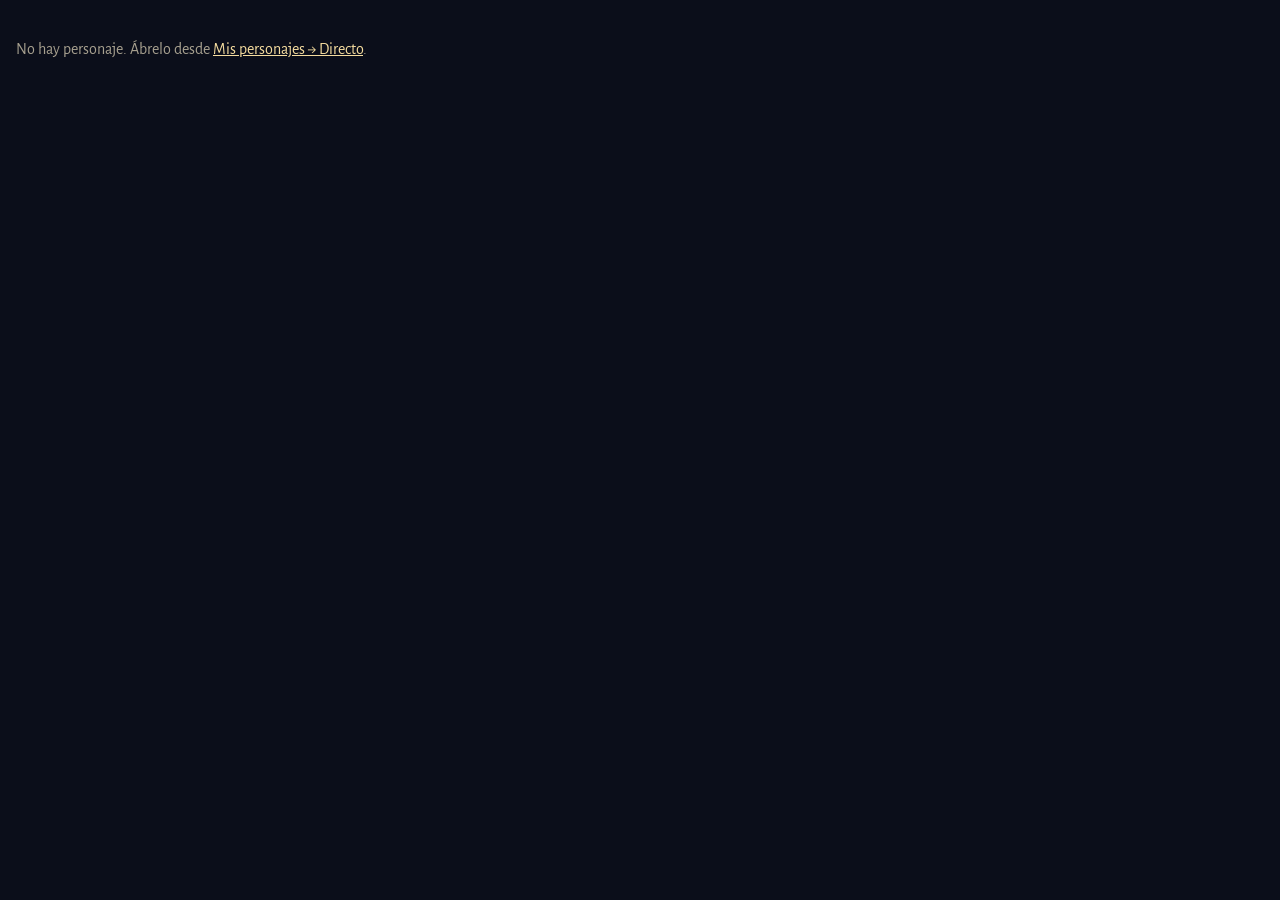
<file: directo.html>
<!DOCTYPE html>
<html lang="es">
<head>
<meta charset="utf-8">
<meta name="viewport" content="width=device-width, initial-scale=1">
<title>Modo directo · Brújula de Azeroth</title>
<meta name="robots" content="noindex">
<link rel="icon" type="image/svg+xml" href="img/icono.svg">
<link rel="stylesheet" href="https://fonts.googleapis.com/css2?family=Alegreya+SC:wght@500;700&family=Alegreya+Sans:wght@400;500;700&display=swap">
<style>
  /* Fondo transparente para que OBS lo ponga encima del juego */
  html, body { margin: 0; background: transparent; font-family: "Alegreya Sans", sans-serif; color: #ece4d2; }
  body:not(.obs) { background: #0b0e1a; padding: 24px 16px; }
  .ov { --cls: #d6b06a; display: flex; align-items: center; gap: 14px; width: 600px; max-width: 100%; box-sizing: border-box; padding: 12px 16px 12px 12px; border-radius: 14px;
        background: linear-gradient(90deg, rgba(11, 14, 26, .92), rgba(22, 28, 49, .85)); border: 2px solid #8c6a2c; box-shadow: 0 0 0 1px #000, 0 6px 24px rgba(0, 0, 0, .5); position: relative; }
  .icons { display: flex; flex: none; }
  .ic { position: relative; display: grid; place-items: center; overflow: hidden; background: #1c2440; box-shadow: 0 0 0 2px #d6b06a, 0 0 0 3px #000; }
  .ic img { position: absolute; inset: 0; width: 100%; height: 100%; }
  .ic.raza { width: 84px; height: 84px; border-radius: 12px; }
  .ic.clase { width: 44px; height: 44px; border-radius: 10px; margin: 48px 0 0 -22px; box-shadow: 0 0 0 2px var(--cls), 0 0 0 3px #000; }
  .txt { flex: 1; min-width: 0; display: grid; gap: 2px; }
  .name { font-family: "Alegreya SC", serif; font-size: 30px; line-height: 1; color: #f5dc9f; white-space: nowrap; overflow: hidden; text-overflow: ellipsis; text-shadow: 0 2px 6px #000; }
  .sub { font-size: 17px; }
  .sub b { color: var(--cls); }
  .bar { height: 10px; border-radius: 5px; background: #121729; overflow: hidden; margin-top: 4px; box-shadow: inset 0 0 0 1px #2a3252; }
  .bar i { display: block; height: 100%; background: linear-gradient(90deg, #8c6a2c, var(--cls)); transition: width .4s; }
  .info { display: flex; gap: 12px; font-size: 14px; color: #a7a08f; margin-top: 3px; white-space: nowrap; overflow: hidden; }
  .info b { color: #ece4d2; }
  .lvl { flex: none; display: grid; justify-items: center; }
  .lvl small { font-size: 12px; letter-spacing: .14em; color: #a7a08f; }
  .lvl b { font-family: "Alegreya SC", serif; font-size: 44px; line-height: 1; color: #f5dc9f; text-shadow: 0 2px 8px #000; }
  .ctrl { position: absolute; right: -2px; top: -14px; display: flex; gap: 4px; opacity: 0; transition: opacity .2s; }
  .ov:hover .ctrl { opacity: 1; }
  .ctrl button { width: 28px; height: 28px; border-radius: 50%; border: 1px solid #d6b06a; background: #161c31; color: #f5dc9f; font: inherit; font-weight: 700; cursor: pointer; }
  .up { animation: up .9s ease-out; }
  @keyframes up { 0% { box-shadow: 0 0 0 2px #fff, 0 0 40px #f5dc9f; } 100% { box-shadow: 0 0 0 1px #000, 0 6px 24px rgba(0, 0, 0, .5); } }
  .help { max-width: 600px; margin-top: 24px; line-height: 1.5; color: #a7a08f; }
  .help h1 { font-family: "Alegreya SC", serif; color: #f5dc9f; font-size: 28px; margin: 0 0 8px; }
  .help ol { padding-left: 20px; }
  .help b { color: #ece4d2; }
  .help input { width: 100%; box-sizing: border-box; padding: 8px; border-radius: 8px; border: 1px solid #2a3252; background: #121729; color: #ece4d2; font: inherit; }
  .help button, .help a.btn { display: inline-block; margin-top: 8px; padding: 8px 16px; border-radius: 999px; border: 0; background: #d6b06a; color: #141826; font: inherit; font-weight: 700; cursor: pointer; text-decoration: none; }
  .vacio { color: #a7a08f; }
  .vacio a { color: #f5dc9f; }
</style>
</head>
<body>
<div id="overlay"></div>
<div class="help" id="help" hidden>
  <h1>Modo directo</h1>
  <p>Tu personaje encima del juego en tu stream. El fondo es transparente.</p>
  <ol>
    <li>Copia este enlace: <input id="obs-link" readonly> <button type="button" id="copy">Copiar</button></li>
    <li>En OBS: <b>Fuentes → + → Navegador</b> y pega el enlace en <b>URL</b>.</li>
    <li>Pon <b>ancho 620</b> y <b>alto 130</b>.</li>
    <li>Para subir de nivel en directo: clic derecho en la fuente → <b>Interactuar</b>, pasa el ratón por encima y usa <b>+</b> o <b>−</b>.</li>
  </ol>
  <p>OBS guarda el nivel aunque lo cierres.</p>
</div>

<script src="js/datos.js?v=35"></script>
<script src="js/meta-datos.js?v=35"></script>
<script>
  // El personaje llega en el enlace (?d=...) y se guarda en este navegador (el de OBS)
  const params = new URLSearchParams(location.search);
  const enObs = params.has("obs");
  if (enObs) document.body.classList.add("obs");

  function leer() {
    try {
      if (params.get("d")) {
        const p = JSON.parse(decodeURIComponent(escape(atob(params.get("d").replace(/-/g, "+").replace(/_/g, "/")))));
        const guardado = JSON.parse(localStorage.getItem("directo") || "null");
        // Si es el mismo personaje, mantenemos el nivel que ya llevabas en OBS
        if (guardado && guardado.nombre === p.nombre && guardado.apellido === p.apellido && guardado.clase === p.clase) return guardado;
        return p;
      }
      return JSON.parse(localStorage.getItem("directo") || "null");
    } catch (e) { return null; }
  }
  let pj = leer();

  function img(src) { return `<img src="${src}" alt="" onerror="this.remove()">`; }

  function pintar(animar) {
    const caja = document.getElementById("overlay");
    if (!pj || !RACES[pj.raza]) {
      caja.innerHTML = '<p class="vacio">No hay personaje. Ábrelo desde <a href="index.html">Mis personajes → Directo</a>.</p>';
      return;
    }
    try { localStorage.setItem("directo", JSON.stringify(pj)); } catch (e) {}
    const c = CLASSES.find(x => x.id === pj.clase);
    const r = RACES[pj.raza];
    const n = pj.nivel || 1;
    const zona = ZONAS.find(z => (z[3] === "ambas" || z[3] === pj.faccion) && z[1] <= n && n <= z[2]);
    const meta = mejorSpec(pj.clase, "pve");
    caja.innerHTML = `
      <div class="ov${animar ? " up" : ""}" style="--cls:${c.color}">
        <div class="icons">
          <span class="ic raza">${ICONO_RAZA[pj.raza] ? img(`${ICONOS_URL}achievement_character_${ICONO_RAZA[pj.raza]}_${pj.genero || "male"}.jpg`) : r.nombre[0]}</span>
          <span class="ic clase">${img(`${ICONOS_URL}${c.icono}.jpg`)}</span>
        </div>
        <div class="txt">
          <span class="name">${[pj.nombre, pj.apellido].filter(Boolean).join(" ")}</span>
          <span class="sub">${r.nombre} <b>${c.nombre}</b> · ${pj.faccion === "alianza" ? "Alianza" : "Horda"}</span>
          <div class="bar"><i style="width:${n / 60 * 100}%"></i></div>
          <div class="info">${zona ? `<span>Zona: <b>${zona[0]}</b></span>` : ""}${meta ? `<span>Meta: <b>${meta.nombre}</b></span>` : ""}</div>
        </div>
        <div class="lvl"><small>NIVEL</small><b>${n}</b></div>
        <div class="ctrl"><button type="button" data-d="-1" aria-label="Bajar nivel">−</button><button type="button" data-d="1" aria-label="Subir nivel">+</button></div>
      </div>`;
    caja.querySelectorAll(".ctrl button").forEach(b => b.onclick = () => {
      pj.nivel = Math.min(60, Math.max(1, n + Number(b.dataset.d)));
      pintar(Number(b.dataset.d) > 0);
    });
  }
  pintar(false);

  if (!enObs && pj) {
    const enlace = location.href.split("#")[0] + (location.search ? "&" : "?") + "obs=1";
    document.getElementById("help").hidden = false;
    document.getElementById("obs-link").value = enlace;
    document.getElementById("copy").onclick = async e => {
      try { await navigator.clipboard.writeText(enlace); e.target.textContent = "¡Copiado!"; }
      catch (err) { document.getElementById("obs-link").select(); }
    };
  }
</script>
</body>
</html>
</file>
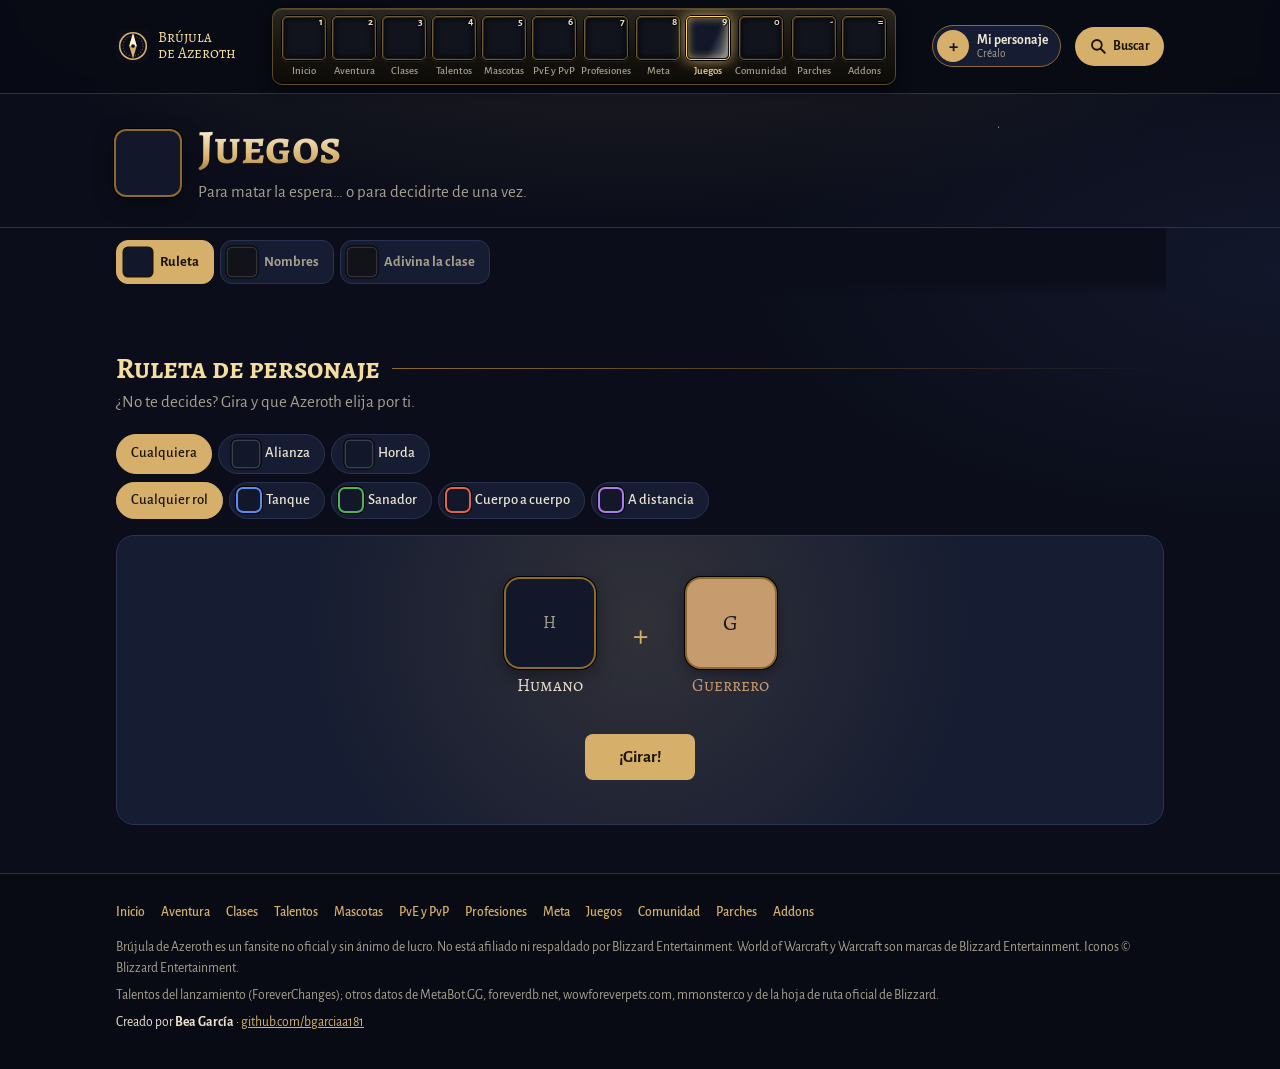
<file: juegos.html>
<!DOCTYPE html>
<html lang="es">
<head>
<meta charset="utf-8">
<meta name="viewport" content="width=device-width, initial-scale=1">
<title>Juegos · Brújula de Azeroth</title>
<meta name="description" content="Minijuegos de WoW Forever: adivina la clase por el talento, ruleta de raza y clase y generador de nombres por raza.">
<link rel="canonical" href="https://bgarciaa181.github.io/brujula-de-azeroth/juegos.html">
<meta property="og:title" content="Juegos · Brújula de Azeroth">
<meta property="og:description" content="Minijuegos de WoW Forever: adivina la clase por el talento, ruleta de raza y clase y generador de nombres por raza.">
<meta property="og:image" content="https://bgarciaa181.github.io/brujula-de-azeroth/img/preview.png">
<meta property="og:url" content="https://bgarciaa181.github.io/brujula-de-azeroth/juegos.html">
<meta property="og:type" content="website">
<meta name="twitter:card" content="summary_large_image">
<link rel="icon" type="image/svg+xml" href="img/icono.svg">
<link rel="manifest" href="manifest.webmanifest">
<link rel="apple-touch-icon" href="img/app-192.png">
<meta name="theme-color" content="#0b0e1a">
<link rel="preconnect" href="https://fonts.googleapis.com">
<link rel="preconnect" href="https://fonts.gstatic.com" crossorigin>
<link rel="stylesheet" href="https://fonts.googleapis.com/css2?family=Alegreya+SC:wght@500;700&family=Alegreya+Sans:wght@400;500;700&family=Alegreya:ital@1&display=swap">
<link rel="stylesheet" href="css/estilos.css?v=35">
</head>
<body>
<header id="site-header"></header>

<div class="page-hero">
  <div class="wrap page-hero-in">
    <span class="wow-icon xl page-hero-icon" aria-hidden="true"><img src="https://render.worldofwarcraft.com/us/icons/56/inv_misc_dice_01.jpg" alt="" onerror="this.remove()"></span>
    <div>
      <h1>Juegos</h1>
      <p>Para matar la espera… o para decidirte de una vez.</p>
    </div>
  </div>
</div>

<main>
  <div class="wrap">
    <section id="ruleta" data-tab="Ruleta" data-icon="inv_misc_coin_01">
      <div class="section-head">
        <h2>Ruleta de personaje</h2>
        <p>¿No te decides? Gira y que Azeroth elija por ti.</p>
      </div>
      <div class="rl-filters">
        <div class="chips" id="rl-faction" role="group" aria-label="Facción"></div>
        <div class="chips" id="rl-role" role="group" aria-label="Rol"></div>
      </div>
      <div class="rl-box">
        <div class="rl-wheel" id="rl-wheel" aria-live="polite"></div>
        <button type="button" class="cta rl-spin" id="rl-spin">¡Girar!</button>
        <div class="rl-result" id="rl-result"></div>
      </div>
    </section>

    <section id="nombres" data-tab="Nombres" data-icon="inv_misc_note_01">
      <div class="section-head">
        <h2>Generador de nombres</h2>
        <p>En Forever el apellido es obligatorio. Elige tu raza y te damos nombre y apellido.</p>
      </div>
      <div class="nm-races" id="nm-races" role="group" aria-label="Raza"></div>
      <div class="nm-list" id="nm-list"></div>
      <div class="nm-foot">
        <p class="nm-tip" id="nm-tip"></p>
        <button type="button" class="cta ghost" id="nm-again">Otros nombres</button>
      </div>
    </section>

    <section id="juego" data-tab="Adivina la clase" data-icon="ability_marksmanship">
      <div class="section-head">
        <h2>¿De qué clase es?</h2>
        <p>Mira el talento y adivina la clase. ¿Cuántos aciertas seguidos?</p>
      </div>
      <div class="game" id="game"></div>
    </section>
  </div>
</main>

<footer id="site-footer"></footer>
<div class="achievement" id="achievement" hidden></div>

<script src="js/datos.js?v=35"></script>
<script src="js/talentos-datos.js?v=35"></script>
<script src="js/talentos-es.js?v=35"></script>
<script src="js/meta-datos.js?v=35"></script>
<script src="js/layout.js?v=35"></script>
<script src="js/app.js?v=35"></script>
</body>
</html>
</file>
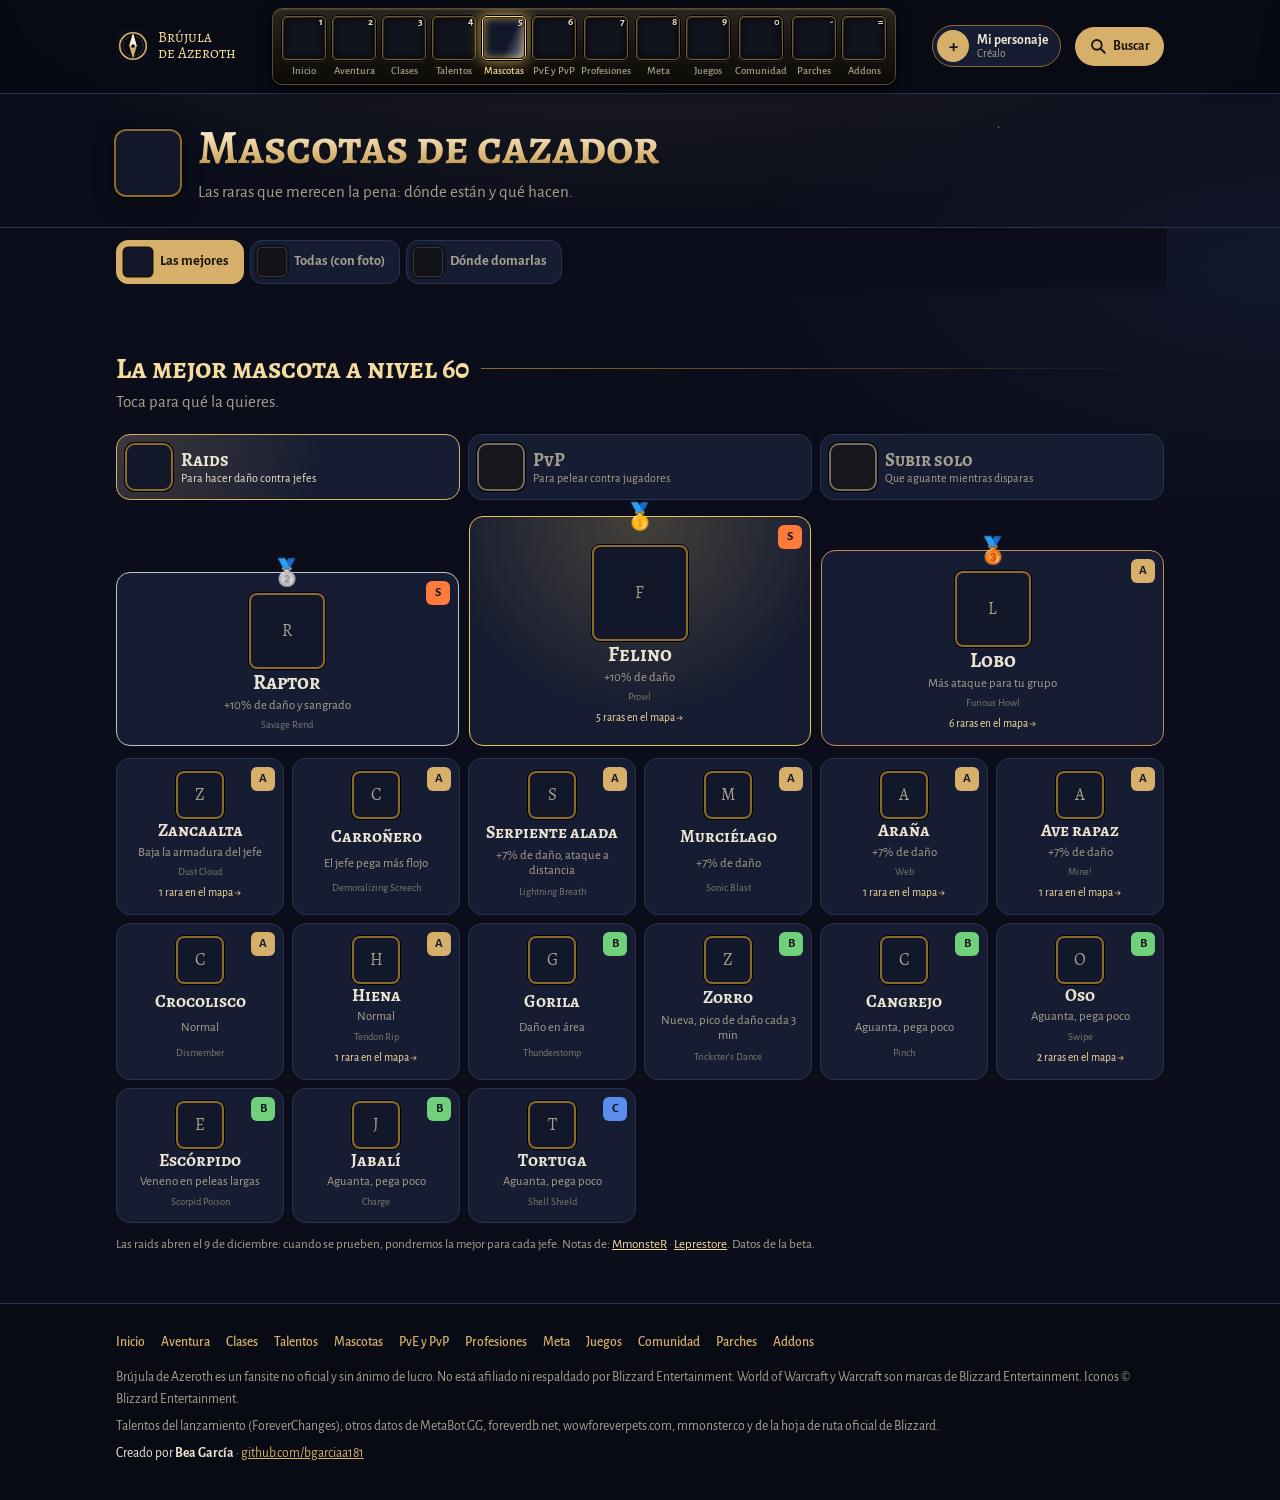
<file: mascotas.html>
<!DOCTYPE html>
<html lang="es">
<head>
<meta charset="utf-8">
<meta name="viewport" content="width=device-width, initial-scale=1">
<title>Mascotas de cazador · Brújula de Azeroth</title>
<meta name="description" content="Mascotas raras de cazador en WoW Forever: dónde están con minimapa, habilidades, velocidad de ataque y filtros PvE y PvP.">
<link rel="canonical" href="https://bgarciaa181.github.io/brujula-de-azeroth/mascotas.html">
<meta property="og:title" content="Mascotas de cazador · Brújula de Azeroth">
<meta property="og:description" content="Mascotas raras de cazador en WoW Forever: dónde están con minimapa, habilidades, velocidad de ataque y filtros PvE y PvP.">
<meta property="og:image" content="https://bgarciaa181.github.io/brujula-de-azeroth/img/preview.png">
<meta property="og:url" content="https://bgarciaa181.github.io/brujula-de-azeroth/mascotas.html">
<meta property="og:type" content="website">
<meta name="twitter:card" content="summary_large_image">
<link rel="icon" type="image/svg+xml" href="img/icono.svg">
<link rel="manifest" href="manifest.webmanifest">
<link rel="apple-touch-icon" href="img/app-192.png">
<meta name="theme-color" content="#0b0e1a">
<link rel="preconnect" href="https://fonts.googleapis.com">
<link rel="preconnect" href="https://fonts.gstatic.com" crossorigin>
<link rel="stylesheet" href="https://fonts.googleapis.com/css2?family=Alegreya+SC:wght@500;700&family=Alegreya+Sans:wght@400;500;700&family=Alegreya:ital@1&display=swap">
<link rel="stylesheet" href="css/estilos.css?v=35">
</head>
<body>
<header id="site-header"></header>

<div class="page-hero">
  <div class="wrap page-hero-in">
    <span class="wow-icon xl page-hero-icon" aria-hidden="true"><img src="https://render.worldofwarcraft.com/us/icons/56/ability_hunter_beasttaming.jpg" alt="" onerror="this.remove()"></span>
    <div>
      <h1>Mascotas de cazador</h1>
      <p>Las raras que merecen la pena: dónde están y qué hacen.</p>
    </div>
  </div>
</div>

<main>
  <div class="wrap">
    <section id="mejores" data-tab="Las mejores" data-icon="ability_hunter_beasttaming">
      <div class="section-head">
        <h2>La mejor mascota a nivel 60</h2>
        <p>Toca para qué la quieres.</p>
      </div>
      <div class="bp-modes" id="bp-modes" role="group" aria-label="Para qué la quieres"></div>
      <div class="bp-podium" id="bp-podium"></div>
      <div class="bp-rest" id="bp-rest"></div>
      <p class="bp-note" id="bp-note"></p>
    </section>

    <section id="aspectos" data-tab="Todas (con foto)" data-icon="ability_hunter_pet_cat">
      <div class="section-head">
        <h2>Todas las bestias de Forever</h2>
        <p>Pon tu nivel y te salen primero las que más se acercan. O mira las mejores para raids o PvP.</p>
      </div>
      <div class="be-tools">
        <label class="be-lvl">Mi nivel <input type="range" id="be-lvl" min="1" max="60" value="60"><b id="be-lvl-n">60</b></label>
        <input type="search" id="be-search" placeholder="Buscar por nombre o zona" aria-label="Buscar bestia">
        <span class="be-count" id="be-count"></span>
      </div>
      <div class="bp-modes be-orden" id="be-orden" role="group" aria-label="Ordenar"></div>
      <div class="be-fams" id="be-fams" role="group" aria-label="Familia"></div>
      <div class="be-grid" id="be-grid"></div>
      <p class="bp-note">Fotos y datos de <a href="https://www.wowhead.com/forever/hunter-pets" target="_blank" rel="noopener">Wowhead Forever</a> (6 nov). Incluye las zonas nuevas: Zephras, Riverglades, Shen'dralas y Hyjal. El zorro todavía no sale en Wowhead: el de Forever es Vuldren Alpha (nv 10, Zephras).</p>
    </section>

    <section id="mascotas" data-tab="Dónde domarlas" data-icon="inv_misc_map_01">
      <div class="section-head">
        <h2>Mascotas de cazador</h2>
        <p>Las raras que merece la pena domar. Desde nivel 10, y solo bestias de tu nivel o menos.</p>
      </div>
      <div class="pet-explain">
        <div><b>La familia</b><span>decide sus habilidades (Felino, Lobo…)</span></div>
        <div><b>Cada mascota</b><span>cambia en el aspecto, el nivel y la <b>velocidad de ataque</b></span></div>
        <div><b>Que sea rara o jefe</b><span>no la hace más fuerte. A veces viene con habilidades ya aprendidas</span></div>
      </div>
      <div class="pet-legend">
        <span><i class="dot nueva"></i>Nueva en Forever</span>
        <span><i class="dot vista"></i>Vista en la beta</span>
        <span><i class="dot classic"></i>Dato de Classic, sin confirmar</span>
        <span><b class="tag-pve">PvE</b> mazmorras y raids</span>
        <span><b class="tag-pvp">PvP</b> contra jugadores</span>
      </div>
      <button type="button" class="pet-fam" id="pet-fam" hidden></button>
      <div class="pet-tools">
        <div class="row" id="pet-mode" role="group" aria-label="Para qué la quieres"></div>
        <label class="pet-sort" for="pet-sort">Ordenar
          <select id="pet-sort">
            <option value="nivel">Por nivel</option>
            <option value="rapida">Más rápidas primero</option>
          </select>
        </label>
      </div>
      <div class="pet-level">
        <label for="pet-lvl">Mi nivel</label>
        <input type="range" id="pet-lvl" min="10" max="60" value="60">
        <output id="pet-lvl-out" for="pet-lvl">60</output>
        <span id="pet-count"></span>
      </div>
      <div class="pets" id="pets"></div>
      <details class="families">
        <summary>Las 19 familias: su habilidad y para qué sirve</summary>
        <div class="family-grid" id="families"></div>
      </details>
    </section>

  </div>
</main>

<footer id="site-footer"></footer>

<div class="achievement" id="achievement" hidden></div>

<script src="js/datos.js?v=35"></script>
<script src="js/talentos-datos.js?v=35"></script>
<script src="js/talentos-es.js?v=35"></script>
<script src="js/meta-datos.js?v=35"></script>
<script src="js/bestiario-datos.js?v=35"></script>
<script src="js/layout.js?v=35"></script>
<script src="js/app.js?v=35"></script>
</body>
</html>
</file>
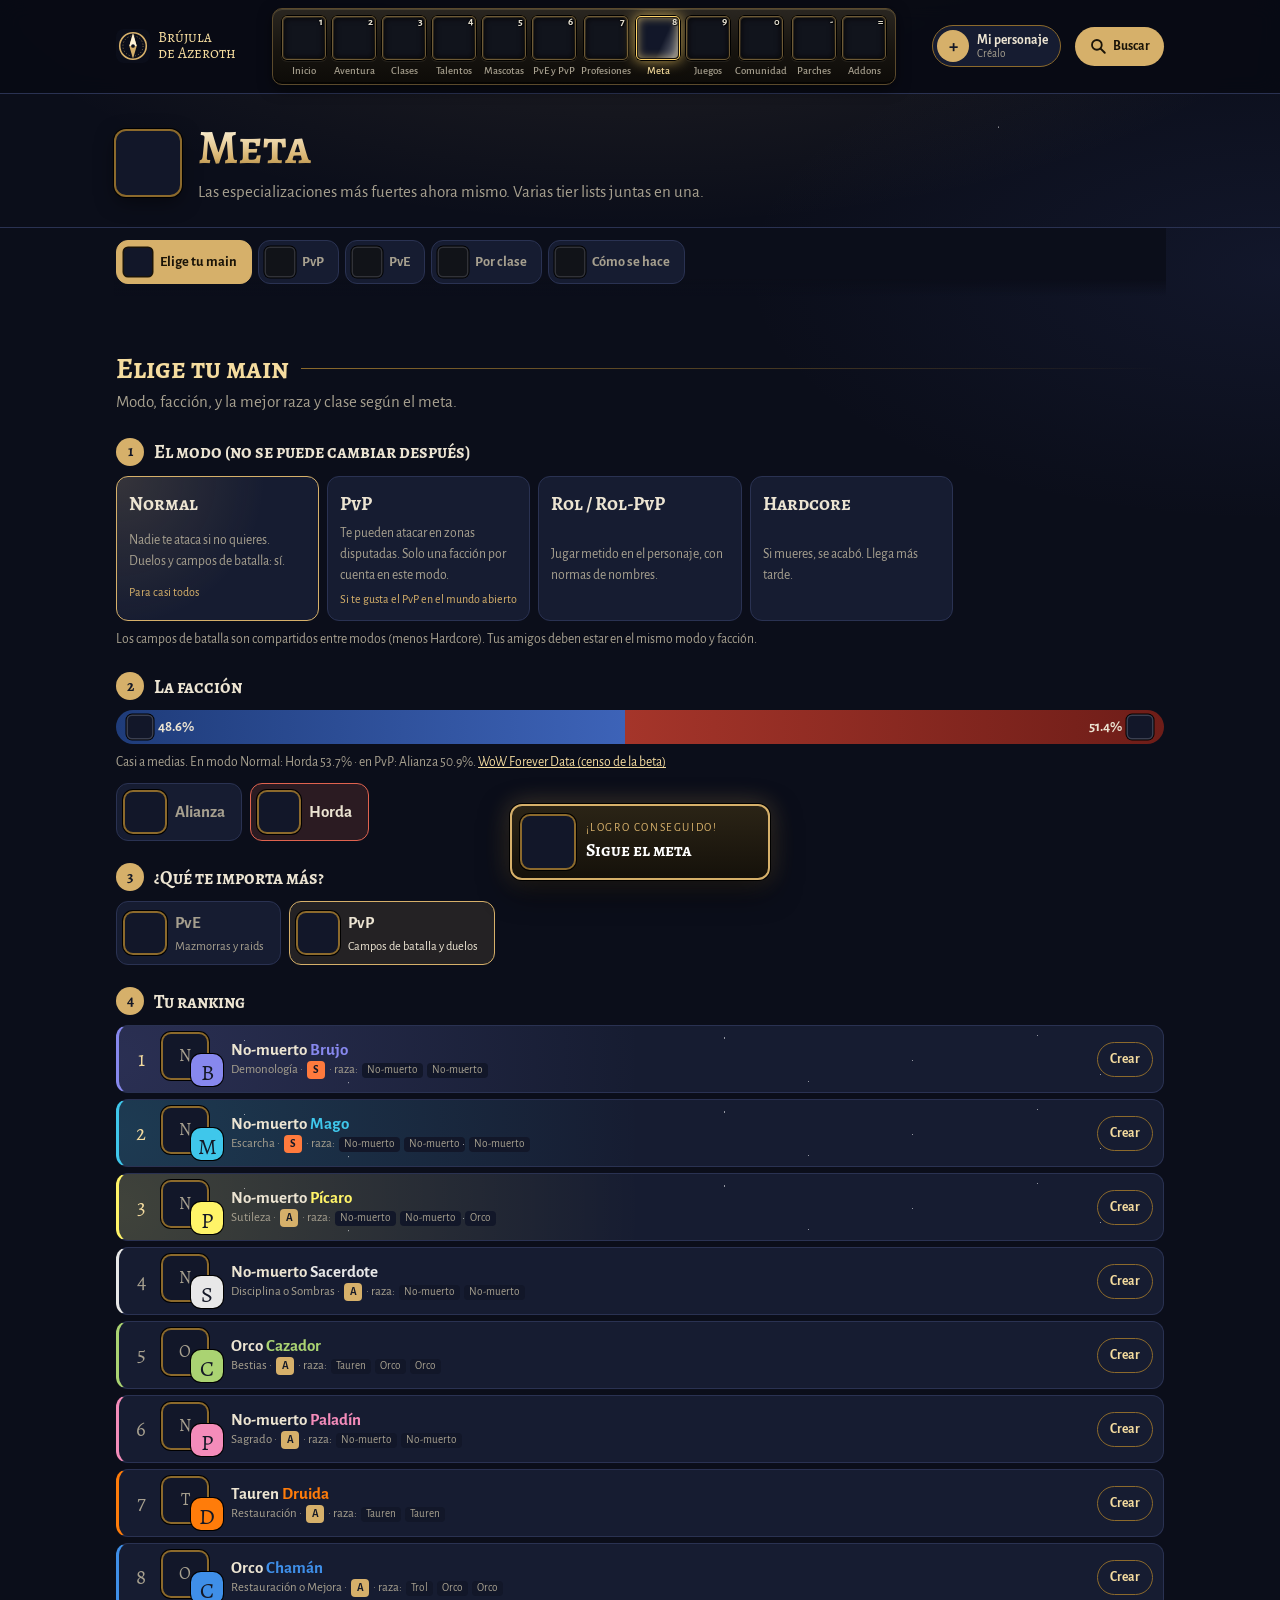
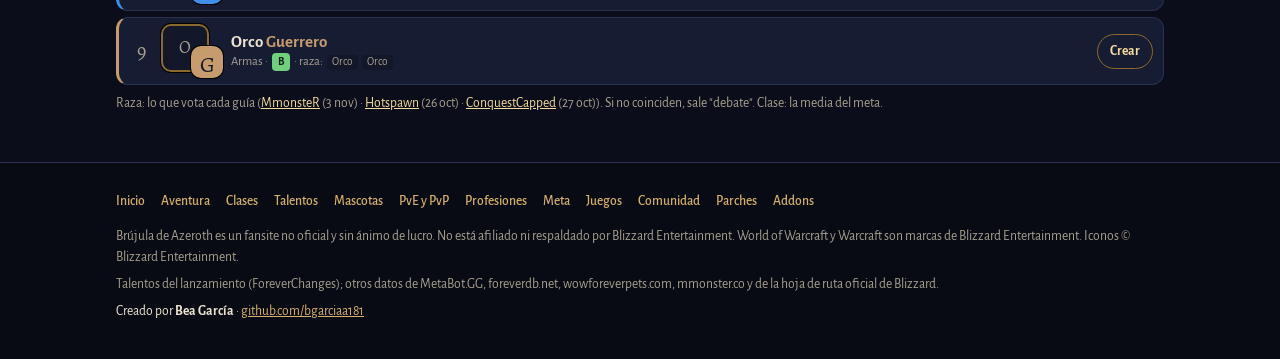
<file: meta.html>
<!DOCTYPE html>
<html lang="es">
<head>
<meta charset="utf-8">
<meta name="viewport" content="width=device-width, initial-scale=1">
<title>Meta · Brújula de Azeroth</title>
<meta name="description" content="Meta de WoW Forever en español: tier list de PvP (campos de batalla y duelos) y PvE (DPS, tanques y sanadores), juntando varias fuentes.">
<link rel="canonical" href="https://bgarciaa181.github.io/brujula-de-azeroth/meta.html">
<meta property="og:title" content="Meta · Brújula de Azeroth">
<meta property="og:description" content="Meta de WoW Forever en español: tier list de PvP (campos de batalla y duelos) y PvE (DPS, tanques y sanadores), juntando varias fuentes.">
<meta property="og:image" content="https://bgarciaa181.github.io/brujula-de-azeroth/img/preview.png">
<meta property="og:url" content="https://bgarciaa181.github.io/brujula-de-azeroth/meta.html">
<meta property="og:type" content="website">
<meta name="twitter:card" content="summary_large_image">
<link rel="icon" type="image/svg+xml" href="img/icono.svg">
<link rel="manifest" href="manifest.webmanifest">
<link rel="apple-touch-icon" href="img/app-192.png">
<meta name="theme-color" content="#0b0e1a">
<link rel="preconnect" href="https://fonts.googleapis.com">
<link rel="preconnect" href="https://fonts.gstatic.com" crossorigin>
<link rel="stylesheet" href="https://fonts.googleapis.com/css2?family=Alegreya+SC:wght@500;700&family=Alegreya+Sans:wght@400;500;700&family=Alegreya:ital@1&display=swap">
<link rel="stylesheet" href="css/estilos.css?v=35">
</head>
<body>
<header id="site-header"></header>

<div class="page-hero">
  <div class="wrap page-hero-in">
    <span class="wow-icon xl page-hero-icon" aria-hidden="true"><img src="https://render.worldofwarcraft.com/us/icons/56/achievement_bg_winwsg.jpg" alt="" onerror="this.remove()"></span>
    <div>
      <h1>Meta</h1>
      <p>Las especializaciones más fuertes ahora mismo. Varias tier lists juntas en una.</p>
    </div>
  </div>
</div>

<main>
  <div class="wrap">
    <section id="elige" data-tab="Elige tu main" data-icon="inv_misc_dice_01">
      <div class="section-head">
        <h2>Elige tu main</h2>
        <p>Modo, facción, y la mejor raza y clase según el meta.</p>
      </div>

      <h3 class="el-step"><span>1</span> El modo (no se puede cambiar después)</h3>
      <div class="el-rules">
        <div class="el-rule rec"><b>Normal</b><small>Nadie te ataca si no quieres. Duelos y campos de batalla: sí.</small><em>Para casi todos</em></div>
        <div class="el-rule"><b>PvP</b><small>Te pueden atacar en zonas disputadas. Solo una facción por cuenta en este modo.</small><em>Si te gusta el PvP en el mundo abierto</em></div>
        <div class="el-rule"><b>Rol / Rol-PvP</b><small>Jugar metido en el personaje, con normas de nombres.</small></div>
        <div class="el-rule"><b>Hardcore</b><small>Si mueres, se acabó. Llega más tarde.</small></div>
      </div>
      <p class="el-note">Los campos de batalla son compartidos entre modos (menos Hardcore). Tus amigos deben estar en el mismo modo y facción.</p>

      <h3 class="el-step"><span>2</span> La facción</h3>
      <div id="el-pop"></div>
      <div class="el-opts" id="el-fac" role="group" aria-label="Facción"></div>

      <h3 class="el-step"><span>3</span> ¿Qué te importa más?</h3>
      <div class="el-opts" id="el-mode" role="group" aria-label="PvE o PvP"></div>

      <h3 class="el-step"><span>4</span> Tu ranking</h3>
      <div class="el-result" id="el-result"></div>
      <p class="el-note">Raza: lo que vota cada guía (<span id="el-sources"></span>). Si no coinciden, sale "debate". Clase: la media del meta.</p>
    </section>

    <section id="meta-pvp" data-tab="PvP" data-icon="achievement_pvp_p_250k">
      <div class="section-head">
        <h2>Meta PvP</h2>
        <p>En Forever no hay arenas (de momento): el PvP es campos de batalla, duelos y mundo abierto.</p>
      </div>
      <div class="mt-modes" id="mt-pvp-mode" role="group" aria-label="Tipo de PvP">
        <button type="button" class="chip" data-v="bg">Campos de batalla</button>
        <button type="button" class="chip" data-v="duelo">Duelos y mundo abierto</button>
      </div>
      <div class="mt-list" id="mt-pvp"></div>
    </section>

    <section id="meta-pve" data-tab="PvE" data-icon="achievement_dungeon_classicdungeonmaster">
      <div class="section-head">
        <h2>Meta PvE</h2>
        <p>Para mazmorras y raids a nivel 60.</p>
      </div>
      <div class="mt-modes" id="mt-pve-mode" role="group" aria-label="Rol">
        <button type="button" class="chip" data-v="dps">Daño</button>
        <button type="button" class="chip" data-v="tanque">Tanques</button>
        <button type="button" class="chip" data-v="sanador">Sanadores</button>
      </div>
      <div class="mt-list" id="mt-pve"></div>
    </section>

    <section id="meta-clases" data-tab="Por clase" data-icon="classicon_warrior">
      <div class="section-head">
        <h2>La spec meta de cada clase</h2>
        <p>De sus 3 especializaciones, cuál es la más fuerte.</p>
      </div>
      <div class="mt-classes" id="mt-classes"></div>
    </section>

    <section id="meta-info" data-tab="Cómo se hace" data-icon="inv_misc_book_09">
      <div class="section-head">
        <h2>¿De dónde sale esto?</h2>
        <p>Actualizado el <b class="mt-date"></b> · <span class="mt-patch"></span></p>
      </div>
      <div class="mt-how">
        <p>Cada especialización tiene la nota que le da cada web (las letras pequeñas). La letra grande es la <b>media</b>. Si las webs no se ponen de acuerdo, sale la etiqueta <span class="mt-debate">debate</span>.</p>
        <p>Con el juego ya fuera las guías están probando a nivel 60. Con cada parche las notas cambian y aquí se van actualizando.</p>
        <ul class="mt-sources" id="mt-sources"></ul>
      </div>
      <div class="section-head mt-opina">
        <h2>¿Estás de acuerdo?</h2>
        <p>Si has visto algo distinto jugando, cuéntalo aquí. Necesitas una cuenta de GitHub (es gratis).</p>
      </div>
      <script src="https://giscus.app/client.js"
        data-repo="bgarciaa181/brujula-de-azeroth"
        data-repo-id="R_kgDOVhVyoQ"
        data-category="Announcements"
        data-category-id="DIC_kwDOVhVyoc4DKULv"
        data-mapping="pathname"
        data-strict="0"
        data-reactions-enabled="1"
        data-emit-metadata="0"
        data-input-position="bottom"
        data-theme="dark"
        data-lang="es"
        crossorigin="anonymous"
        async>
      </script>
    </section>
  </div>
</main>

<footer id="site-footer"></footer>
<div class="achievement" id="achievement" hidden></div>

<script src="js/datos.js?v=35"></script>
<script src="js/talentos-datos.js?v=35"></script>
<script src="js/talentos-es.js?v=35"></script>
<script src="js/meta-datos.js?v=35"></script>
<script src="js/layout.js?v=35"></script>
<script src="js/app.js?v=35"></script>
</body>
</html>
</file>
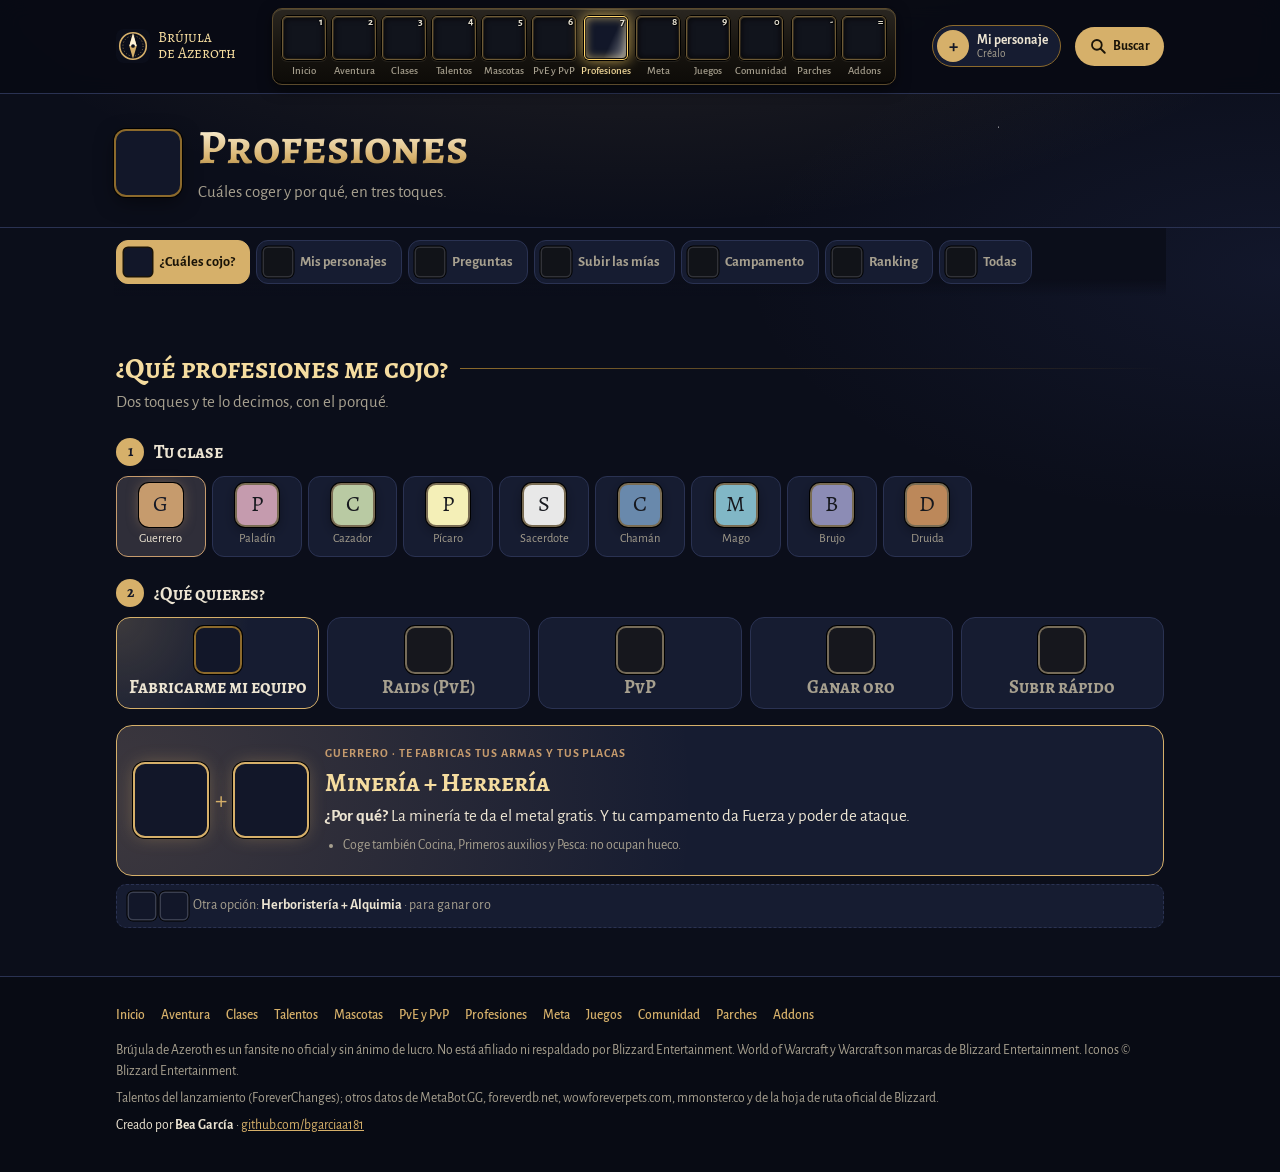
<file: oficios.html>
<!DOCTYPE html>
<html lang="es">
<head>
<meta charset="utf-8">
<meta name="viewport" content="width=device-width, initial-scale=1">
<title>Profesiones · Brújula de Azeroth</title>
<meta name="description" content="Qué profesiones coger en WoW Forever según tu clase y lo que buscas: equipo, PvE, PvP u oro. Plan para tus personajes, campamento y Legado.">
<link rel="canonical" href="https://bgarciaa181.github.io/brujula-de-azeroth/oficios.html">
<meta property="og:title" content="Profesiones · Brújula de Azeroth">
<meta property="og:description" content="Qué profesiones coger en WoW Forever según tu clase y lo que buscas: equipo, PvE, PvP u oro. Plan para tus personajes, campamento y Legado.">
<meta property="og:image" content="https://bgarciaa181.github.io/brujula-de-azeroth/img/preview.png">
<meta property="og:url" content="https://bgarciaa181.github.io/brujula-de-azeroth/oficios.html">
<meta property="og:type" content="website">
<meta name="twitter:card" content="summary_large_image">
<link rel="icon" type="image/svg+xml" href="img/icono.svg">
<link rel="manifest" href="manifest.webmanifest">
<link rel="apple-touch-icon" href="img/app-192.png">
<meta name="theme-color" content="#0b0e1a">
<link rel="preconnect" href="https://fonts.googleapis.com">
<link rel="preconnect" href="https://fonts.gstatic.com" crossorigin>
<link rel="stylesheet" href="https://fonts.googleapis.com/css2?family=Alegreya+SC:wght@500;700&family=Alegreya+Sans:wght@400;500;700&family=Alegreya:ital@1&display=swap">
<link rel="stylesheet" href="css/estilos.css?v=35">
</head>
<body>
<header id="site-header"></header>

<div class="page-hero">
  <div class="wrap page-hero-in">
    <span class="wow-icon xl page-hero-icon" aria-hidden="true"><img src="https://render.worldofwarcraft.com/us/icons/56/trade_blacksmithing.jpg" alt="" onerror="this.remove()"></span>
    <div>
      <h1>Profesiones</h1>
      <p>Cuáles coger y por qué, en tres toques.</p>
    </div>
  </div>
</div>

<main>
  <div class="wrap">
    <section id="elige-oficio" data-tab="¿Cuáles cojo?" data-icon="inv_misc_coin_01">
      <div class="section-head">
        <h2>¿Qué profesiones me cojo?</h2>
        <p>Dos toques y te lo decimos, con el porqué.</p>
      </div>
      <h3 class="el-step"><span>1</span> Tu clase</h3>
      <div class="eo-classes" id="eo-classes" role="group" aria-label="Clase"></div>
      <h3 class="el-step"><span>2</span> ¿Qué quieres?</h3>
      <div class="bp-modes eo-goals" id="eo-goals" role="group" aria-label="Objetivo"></div>
      <div class="eo-result" id="eo-result" aria-live="polite"></div>
    </section>

    <section id="plan-alts" data-tab="Mis personajes" data-icon="achievement_character_human_male">
      <div class="section-head">
        <h2>Plan para tus personajes</h2>
        <p>Reparte las profesiones entre tus personajes para fabricaros todo entre vosotros.</p>
      </div>
      <div id="pa-plan"></div>
    </section>

    <section id="preguntas" data-tab="Preguntas" data-icon="inv_misc_note_01">
      <div class="section-head">
        <h2>Lo que pregunta todo el mundo</h2>
        <p>Toca una pregunta.</p>
      </div>
      <div class="faq" id="faq"></div>
    </section>

    <section id="tus-oficios" data-tab="Subir las mías" data-icon="trade_blacksmithing">
      <div class="section-head">
        <h2>Tus profesiones</h2>
        <p>Ponle profesiones a cada personaje y mira qué te falta para fabricarte todo.</p>
      </div>
      <div class="to-chars" id="to-chars"></div>
      <h3 class="sub">Tu taller</h3>
      <p class="to-help">Quién de tus personajes hace cada cosa.</p>
      <div class="to-taller" id="to-taller"></div>
      <h3 class="sub">Legado de tu cuenta</h3>
      <p class="to-help">Cada profesión de fabricación da 1 punto al llegar a 150, 225 y 300. Cuenta para toda la cuenta, así que repartirlas entre personajes da más puntos.</p>
      <div class="to-legado" id="to-legado"></div>
    </section>

    <section id="campamento" data-tab="Campamento" data-icon="spell_fire_fire">
      <div class="section-head">
        <h2>El campamento</h2>
        <p>Nuevo en Forever: siéntate 1 minuto junto al fuego y te llevas todos los bonus durante 1 hora.</p>
      </div>
      <div class="cp-fires" id="cp-fires"></div>
      <div class="camp-grid" id="camp-grid"></div>
      <p class="bp-note">Objeto de nivel 1 a 20 de habilidad, nivel 2 a 140 y nivel 3 a 300 (estos dos necesitan plano). Cada jugador pone 1 objeto por hora. El bonus de cada objeto no se suma con el de la clase que da lo mismo. Datos de la beta según <a href="https://mmonster.co/wow-forever/guides/professions/camping" target="_blank" rel="noopener">MmonsteR</a>.</p>
    </section>

    <section id="cual" data-tab="Ranking" data-icon="inv_misc_coin_01">
      <div class="section-head">
        <h2>Ranking de profesiones</h2>
        <p>Toca para qué la quieres.</p>
      </div>
      <div class="bp-modes of-modes" id="of-modes" role="group" aria-label="Para qué la quieres"></div>
      <div class="bp-podium" id="of-podium"></div>
      <div class="bp-rest" id="of-rest"></div>
      <h3 class="sub">Parejas que se suelen coger</h3>
      <div class="of-combos" id="of-combos"></div>
      <h3 class="sub">Lo que más se vende</h3>
      <div class="of-sell" id="of-sell"></div>
      <p class="bp-note" id="of-note"></p>
    </section>

    <section id="profesiones" data-tab="Todas" data-icon="trade_blacksmithing">
      <div class="section-head">
        <h2>Profesiones</h2>
        <p>Elige dos principales. Las secundarias, todas las que quieras.</p>
      </div>
      <div class="prof-ranks" aria-label="Rangos de profesión">
        <div><b>75</b><span>Aprendiz</span></div>
        <div><b>150</b><span>Oficial</span></div>
        <div><b>225</b><span>Experto</span></div>
        <div><b>300</b><span>Artesano</span></div>
      </div>
      <h3 class="sub">Principales</h3>
      <div class="prof-tiles" id="prof-main"></div>
      <h3 class="sub">Secundarias</h3>
      <div class="prof-tiles" id="prof-sec"></div>
      <h3 class="sub">Parejas que van bien juntas</h3>
      <div class="pairs" id="prof-pairs"></div>
    </section>

  </div>
</main>

<footer id="site-footer"></footer>

<div class="achievement" id="achievement" hidden></div>

<script src="js/datos.js?v=35"></script>
<script src="js/talentos-datos.js?v=35"></script>
<script src="js/talentos-es.js?v=35"></script>
<script src="js/meta-datos.js?v=35"></script>
<script src="js/layout.js?v=35"></script>
<script src="js/app.js?v=35"></script>
</body>
</html>
</file>
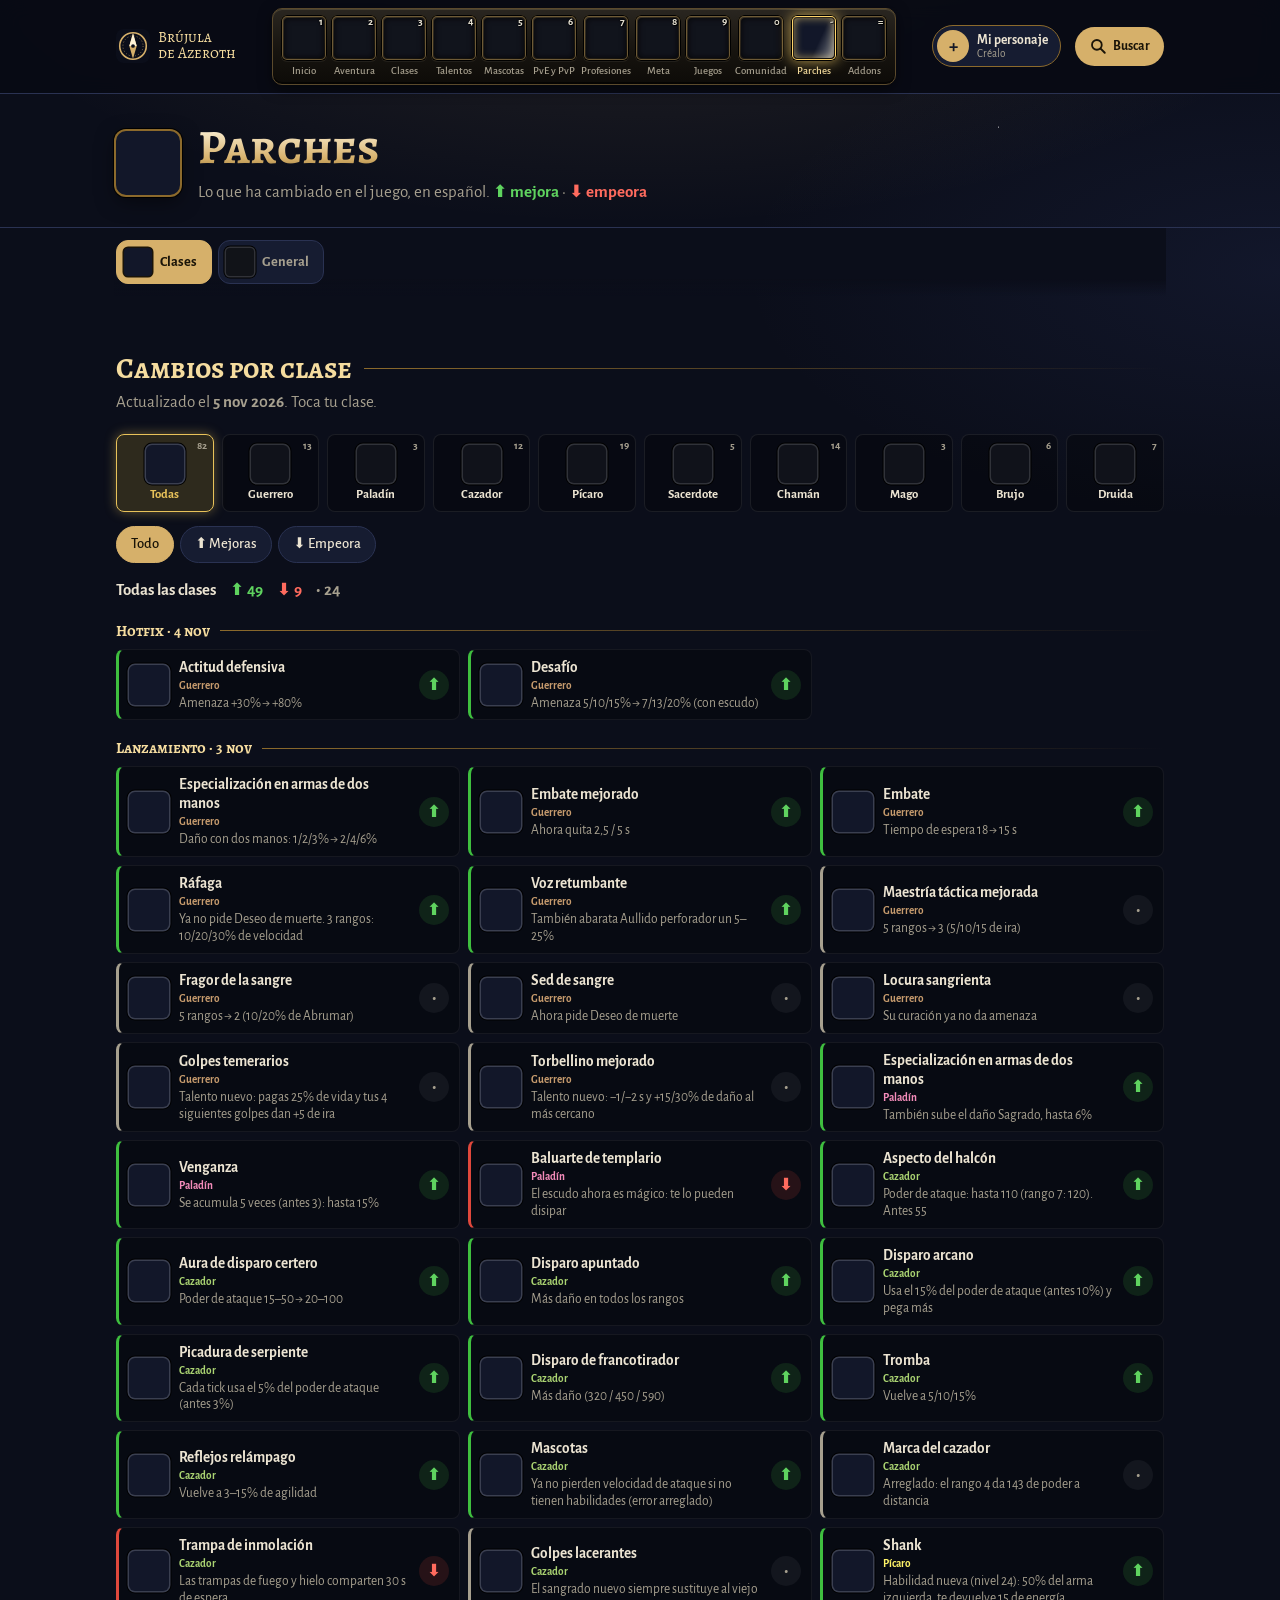
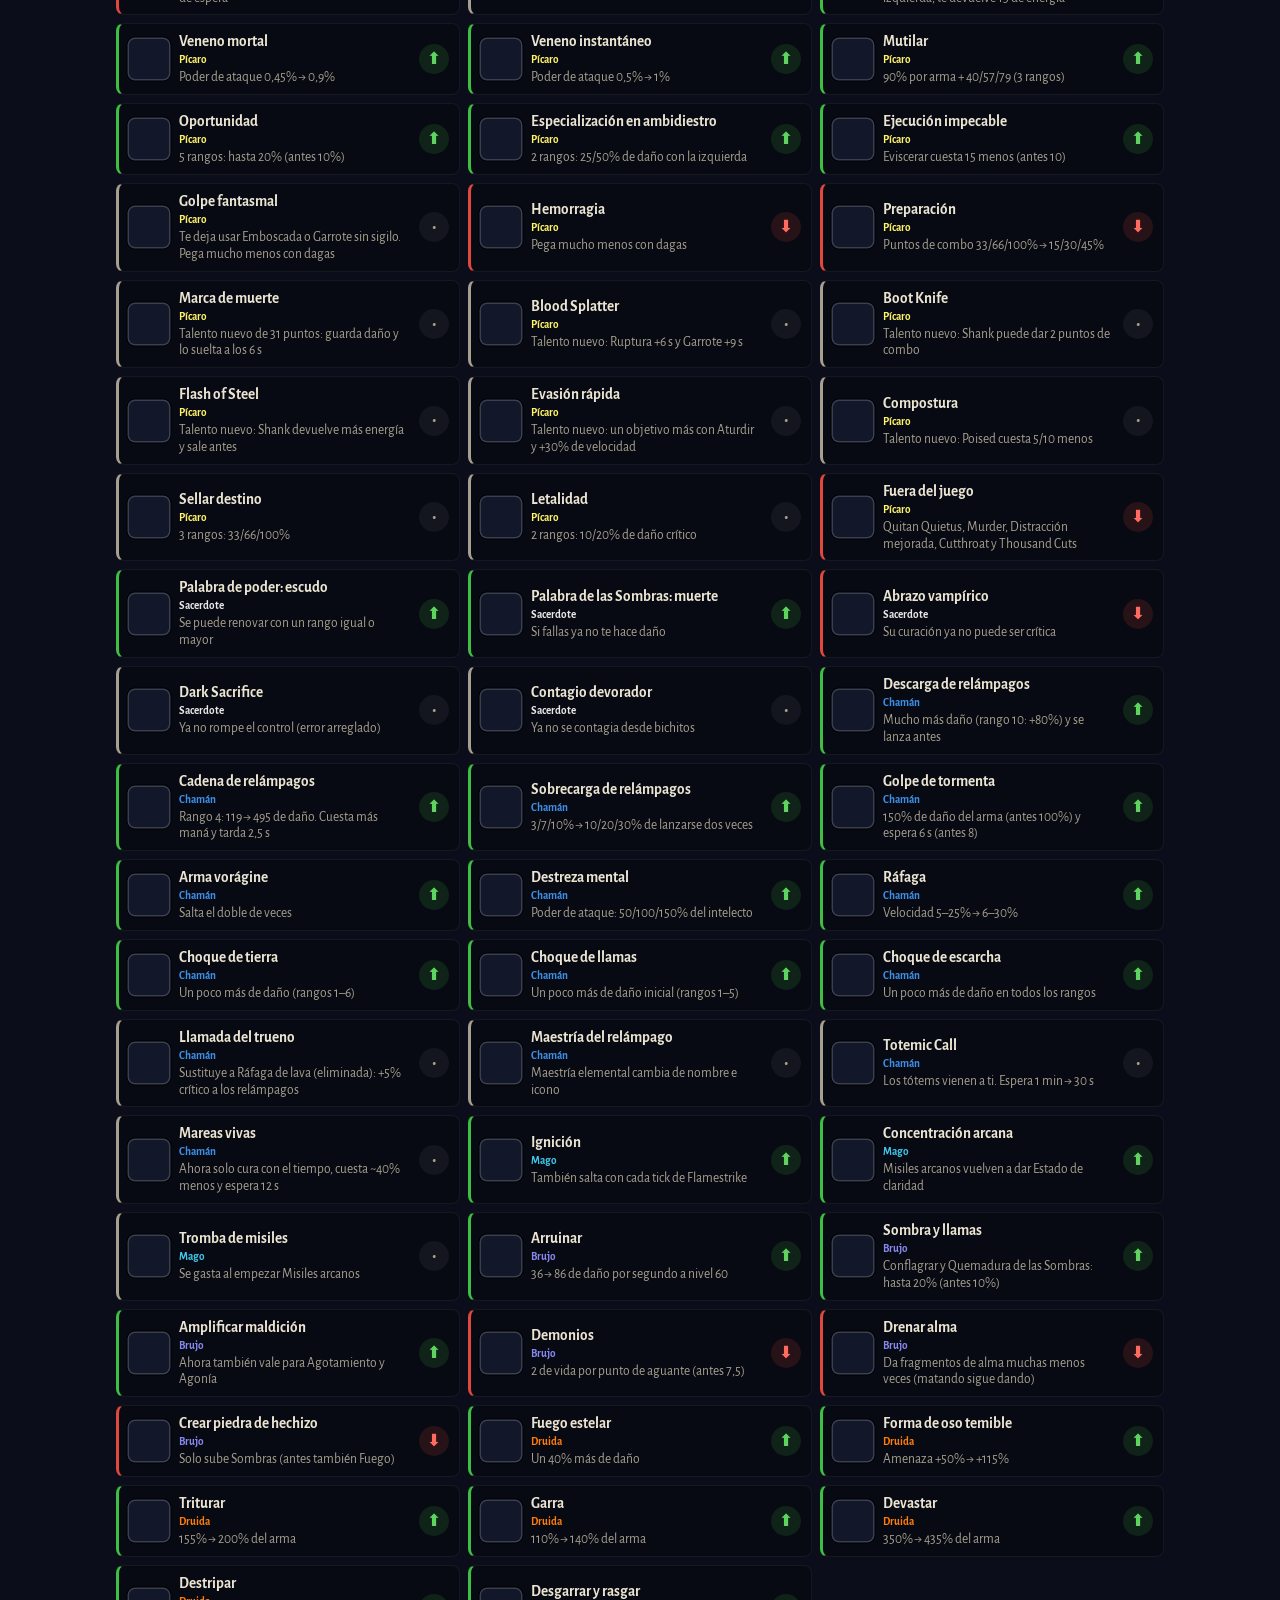
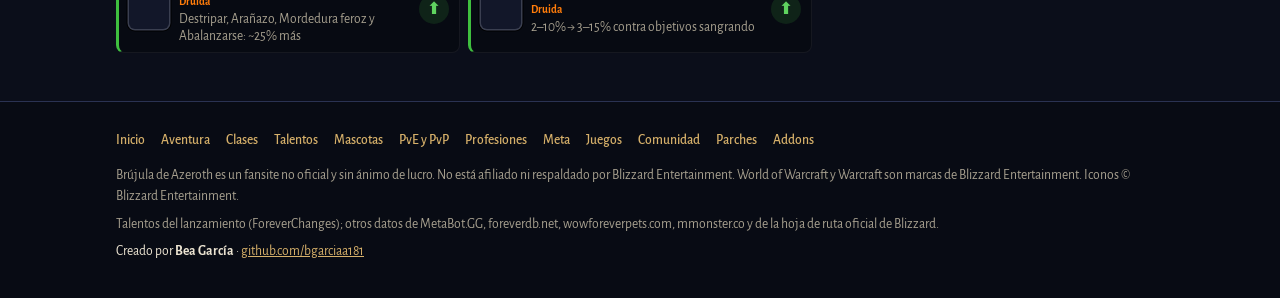
<file: parches.html>
<!DOCTYPE html>
<html lang="es">
<head>
<meta charset="utf-8">
<meta name="viewport" content="width=device-width, initial-scale=1">
<title>Parches · Brújula de Azeroth</title>
<meta name="description" content="Parches de WoW Forever en español: qué ha mejorado y qué ha empeorado en cada clase, con iconos. Filtra por tu clase.">
<link rel="canonical" href="https://bgarciaa181.github.io/brujula-de-azeroth/parches.html">
<meta property="og:title" content="Parches · Brújula de Azeroth">
<meta property="og:description" content="Parches de WoW Forever en español: qué ha mejorado y qué ha empeorado en cada clase, con iconos. Filtra por tu clase.">
<meta property="og:image" content="https://bgarciaa181.github.io/brujula-de-azeroth/img/preview.png">
<meta property="og:url" content="https://bgarciaa181.github.io/brujula-de-azeroth/parches.html">
<meta property="og:type" content="website">
<meta name="twitter:card" content="summary_large_image">
<link rel="icon" type="image/svg+xml" href="img/icono.svg">
<link rel="manifest" href="manifest.webmanifest">
<link rel="apple-touch-icon" href="img/app-192.png">
<meta name="theme-color" content="#0b0e1a">
<link rel="preconnect" href="https://fonts.googleapis.com">
<link rel="preconnect" href="https://fonts.gstatic.com" crossorigin>
<link rel="stylesheet" href="https://fonts.googleapis.com/css2?family=Alegreya+SC:wght@500;700&family=Alegreya+Sans:wght@400;500;700&family=Alegreya:ital@1&display=swap">
<link rel="stylesheet" href="css/estilos.css?v=35">
</head>
<body>
<header id="site-header"></header>

<div class="page-hero">
  <div class="wrap page-hero-in">
    <span class="wow-icon xl page-hero-icon" aria-hidden="true"><img src="https://render.worldofwarcraft.com/us/icons/56/inv_misc_note_06.jpg" alt="" onerror="this.remove()"></span>
    <div>
      <h1>Parches</h1>
      <p>Lo que ha cambiado en el juego, en español. <span class="pch-up">⬆ mejora</span> · <span class="pch-down">⬇ empeora</span></p>
    </div>
  </div>
</div>

<main>
  <div class="wrap">
    <section id="parches-clases" data-tab="Clases" data-icon="classicon_warrior">
      <div class="section-head">
        <h2>Cambios por clase</h2>
        <p>Actualizado el <b id="pch-fecha"></b>. Toca tu clase.</p>
      </div>
      <div class="pch-clases" id="pch-clases" role="group" aria-label="Clase"></div>
      <div class="mt-modes" id="pch-tipo" role="group" aria-label="Tipo de cambio">
        <button type="button" class="chip" data-v="todo">Todo</button>
        <button type="button" class="chip" data-v="+">⬆ Mejoras</button>
        <button type="button" class="chip" data-v="-">⬇ Empeora</button>
      </div>
      <div id="pch-resumen" class="pch-resumen"></div>
      <div id="pch-lista"></div>
    </section>

    <section id="parches-general" data-tab="General" data-icon="inv_misc_map_01">
      <div class="section-head">
        <h2>Cambios generales</h2>
        <p>Lo que afecta a todos: bichos, PvP, interfaz y razas.</p>
      </div>
      <div id="pch-general"></div>
      <p class="pch-fuente">Fuentes: <a href="https://foreverchanges.pro/patch-notes" target="_blank" rel="noopener">ForeverChanges</a> · <a href="https://worldofwarcraft.blizzard.com/en-us/news/24315281/wow-forever-hotfixes-november-5-2026" target="_blank" rel="noopener">Blizzard (hotfix 5 nov)</a></p>
    </section>
  </div>
</main>

<footer id="site-footer"></footer>
<div class="achievement" id="achievement" hidden></div>

<script src="js/datos.js?v=35"></script>
<script src="js/talentos-datos.js?v=35"></script>
<script src="js/talentos-es.js?v=35"></script>
<script src="js/meta-datos.js?v=35"></script>
<script src="js/parches-datos.js?v=35"></script>
<script src="js/layout.js?v=35"></script>
<script src="js/app.js?v=35"></script>
</body>
</html>
</file>
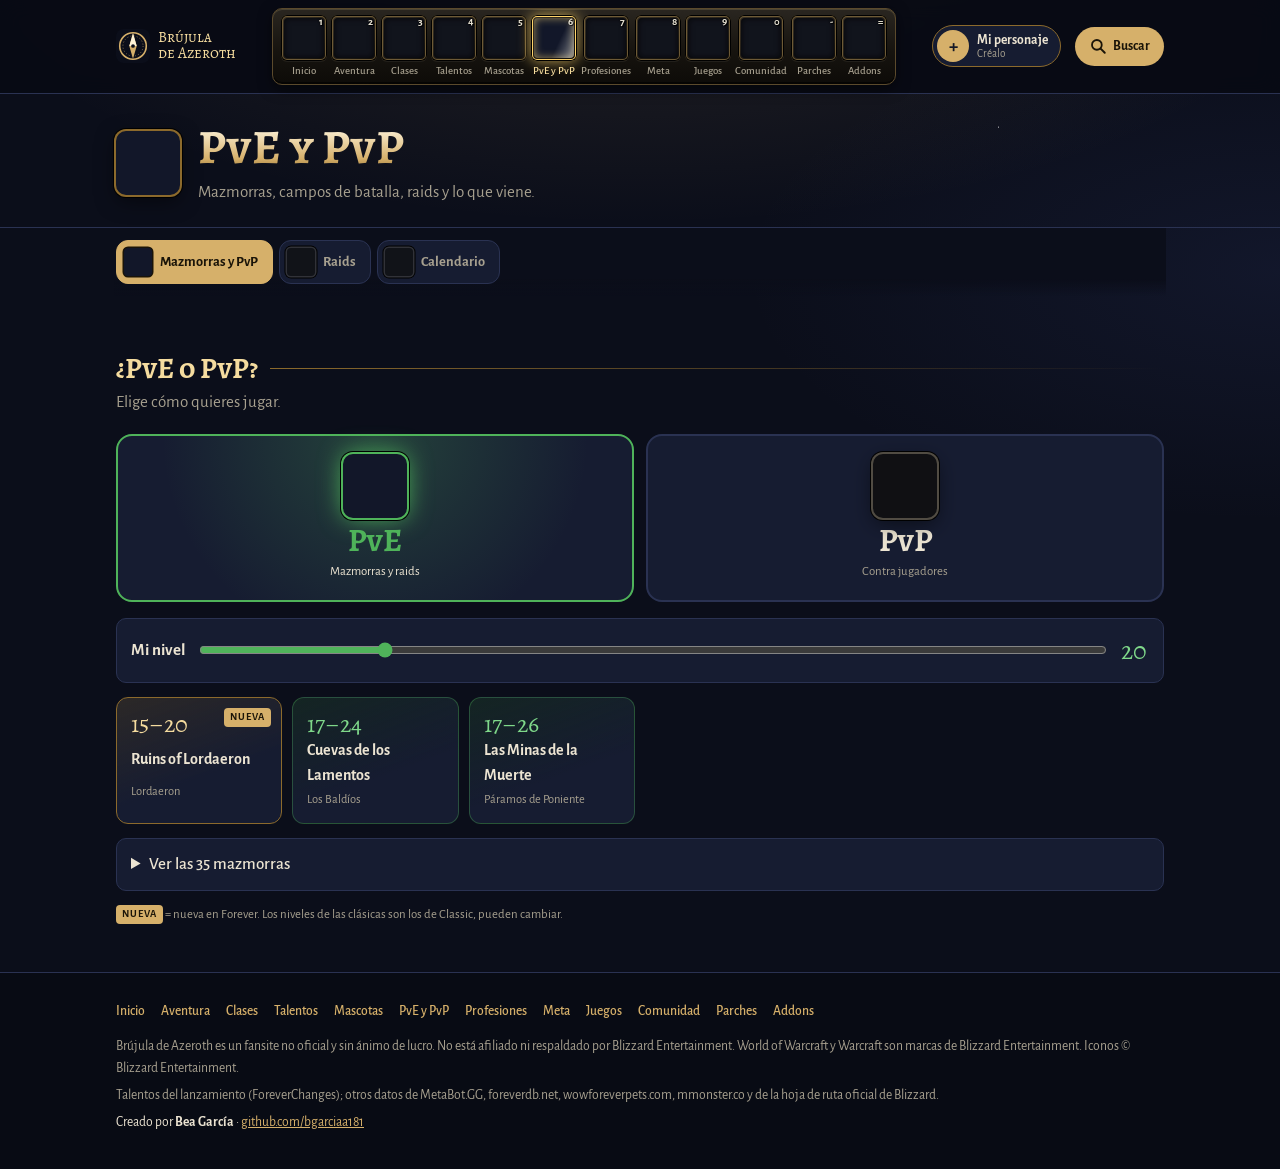
<file: pve-pvp.html>
<!DOCTYPE html>
<html lang="es">
<head>
<meta charset="utf-8">
<meta name="viewport" content="width=device-width, initial-scale=1">
<title>PvE y PvP · Brújula de Azeroth</title>
<meta name="description" content="Mazmorras de WoW Forever según tu nivel, campos de batalla, raids del 9 de diciembre y calendario oficial.">
<link rel="canonical" href="https://bgarciaa181.github.io/brujula-de-azeroth/pve-pvp.html">
<meta property="og:title" content="PvE y PvP · Brújula de Azeroth">
<meta property="og:description" content="Mazmorras de WoW Forever según tu nivel, campos de batalla, raids del 9 de diciembre y calendario oficial.">
<meta property="og:image" content="https://bgarciaa181.github.io/brujula-de-azeroth/img/preview.png">
<meta property="og:url" content="https://bgarciaa181.github.io/brujula-de-azeroth/pve-pvp.html">
<meta property="og:type" content="website">
<meta name="twitter:card" content="summary_large_image">
<link rel="icon" type="image/svg+xml" href="img/icono.svg">
<link rel="manifest" href="manifest.webmanifest">
<link rel="apple-touch-icon" href="img/app-192.png">
<meta name="theme-color" content="#0b0e1a">
<link rel="preconnect" href="https://fonts.googleapis.com">
<link rel="preconnect" href="https://fonts.gstatic.com" crossorigin>
<link rel="stylesheet" href="https://fonts.googleapis.com/css2?family=Alegreya+SC:wght@500;700&family=Alegreya+Sans:wght@400;500;700&family=Alegreya:ital@1&display=swap">
<link rel="stylesheet" href="css/estilos.css?v=35">
</head>
<body>
<header id="site-header"></header>

<div class="page-hero">
  <div class="wrap page-hero-in">
    <span class="wow-icon xl page-hero-icon" aria-hidden="true"><img src="https://render.worldofwarcraft.com/us/icons/56/achievement_pvp_p_250k.jpg" alt="" onerror="this.remove()"></span>
    <div>
      <h1>PvE y PvP</h1>
      <p>Mazmorras, campos de batalla, raids y lo que viene.</p>
    </div>
  </div>
</div>

<main>
  <div class="wrap">
    <section id="modo" data-tab="Mazmorras y PvP" data-icon="achievement_dungeon_classicdungeonmaster">
      <div class="section-head">
        <h2>¿PvE o PvP?</h2>
        <p>Elige cómo quieres jugar.</p>
      </div>
      <div class="mode-switch" role="tablist" aria-label="Modo de juego">
        <button type="button" class="mode-btn pve" id="mode-pve" role="tab" aria-selected="true">
          <span class="wow-icon xl"><img src="https://render.worldofwarcraft.com/us/icons/56/achievement_dungeon_classicdungeonmaster.jpg" alt="" onerror="this.remove()"></span>
          <b>PvE</b><small>Mazmorras y raids</small>
        </button>
        <button type="button" class="mode-btn pvp" id="mode-pvp" role="tab" aria-selected="false">
          <span class="wow-icon xl"><img src="https://render.worldofwarcraft.com/us/icons/56/achievement_pvp_p_250k.jpg" alt="" onerror="this.remove()"></span>
          <b>PvP</b><small>Contra jugadores</small>
        </button>
      </div>

      <div class="mode-panel" id="panel-pve">
        <div class="dg-level">
          <label for="dg-lvl">Mi nivel</label>
          <input type="range" id="dg-lvl" min="10" max="60" value="20">
          <output id="dg-lvl-out" for="dg-lvl">20</output>
        </div>
        <div class="dg-now" id="dg-now"></div>
        <details class="dg-all">
          <summary>Ver las 35 mazmorras</summary>
          <div class="dg-chart" id="dg-chart"></div>
        </details>
        <p class="dg-note"><span class="new-badge">Nueva</span> = nueva en Forever. Los niveles de las clásicas son los de Classic, pueden cambiar.</p>
      </div>

      <div class="mode-panel" id="panel-pvp" hidden>
        <div class="bg-list" id="bg-list"></div>
        <h3 class="sub">Mascotas de cazador para PvP</h3>
        <div class="mode-pets" id="pvp-pets"></div>
        <p class="dg-note">Nueva temporada de PvP en primavera de 2027.</p>
      </div>
    </section>

    <section id="raids" data-tab="Raids" data-icon="achievement_boss_onyxia">
      <div class="section-head">
        <h2>Raids del 9 de diciembre</h2>
        <p id="raids-count">Las tres primeras raids abren el mismo día.</p>
      </div>
      <div class="raids" id="raids-list"></div>
    </section>

    <section id="calendario" data-tab="Calendario" data-icon="inv_misc_pocketwatch_01">
      <div class="section-head">
        <h2>Calendario</h2>
        <p>Lo que ha anunciado Blizzard.</p>
      </div>
      <ol class="timeline" id="timeline"></ol>
    </section>

  </div>
</main>

<footer id="site-footer"></footer>

<div class="achievement" id="achievement" hidden></div>

<script src="js/datos.js?v=35"></script>
<script src="js/talentos-datos.js?v=35"></script>
<script src="js/talentos-es.js?v=35"></script>
<script src="js/meta-datos.js?v=35"></script>
<script src="js/layout.js?v=35"></script>
<script src="js/app.js?v=35"></script>
</body>
</html>
</file>
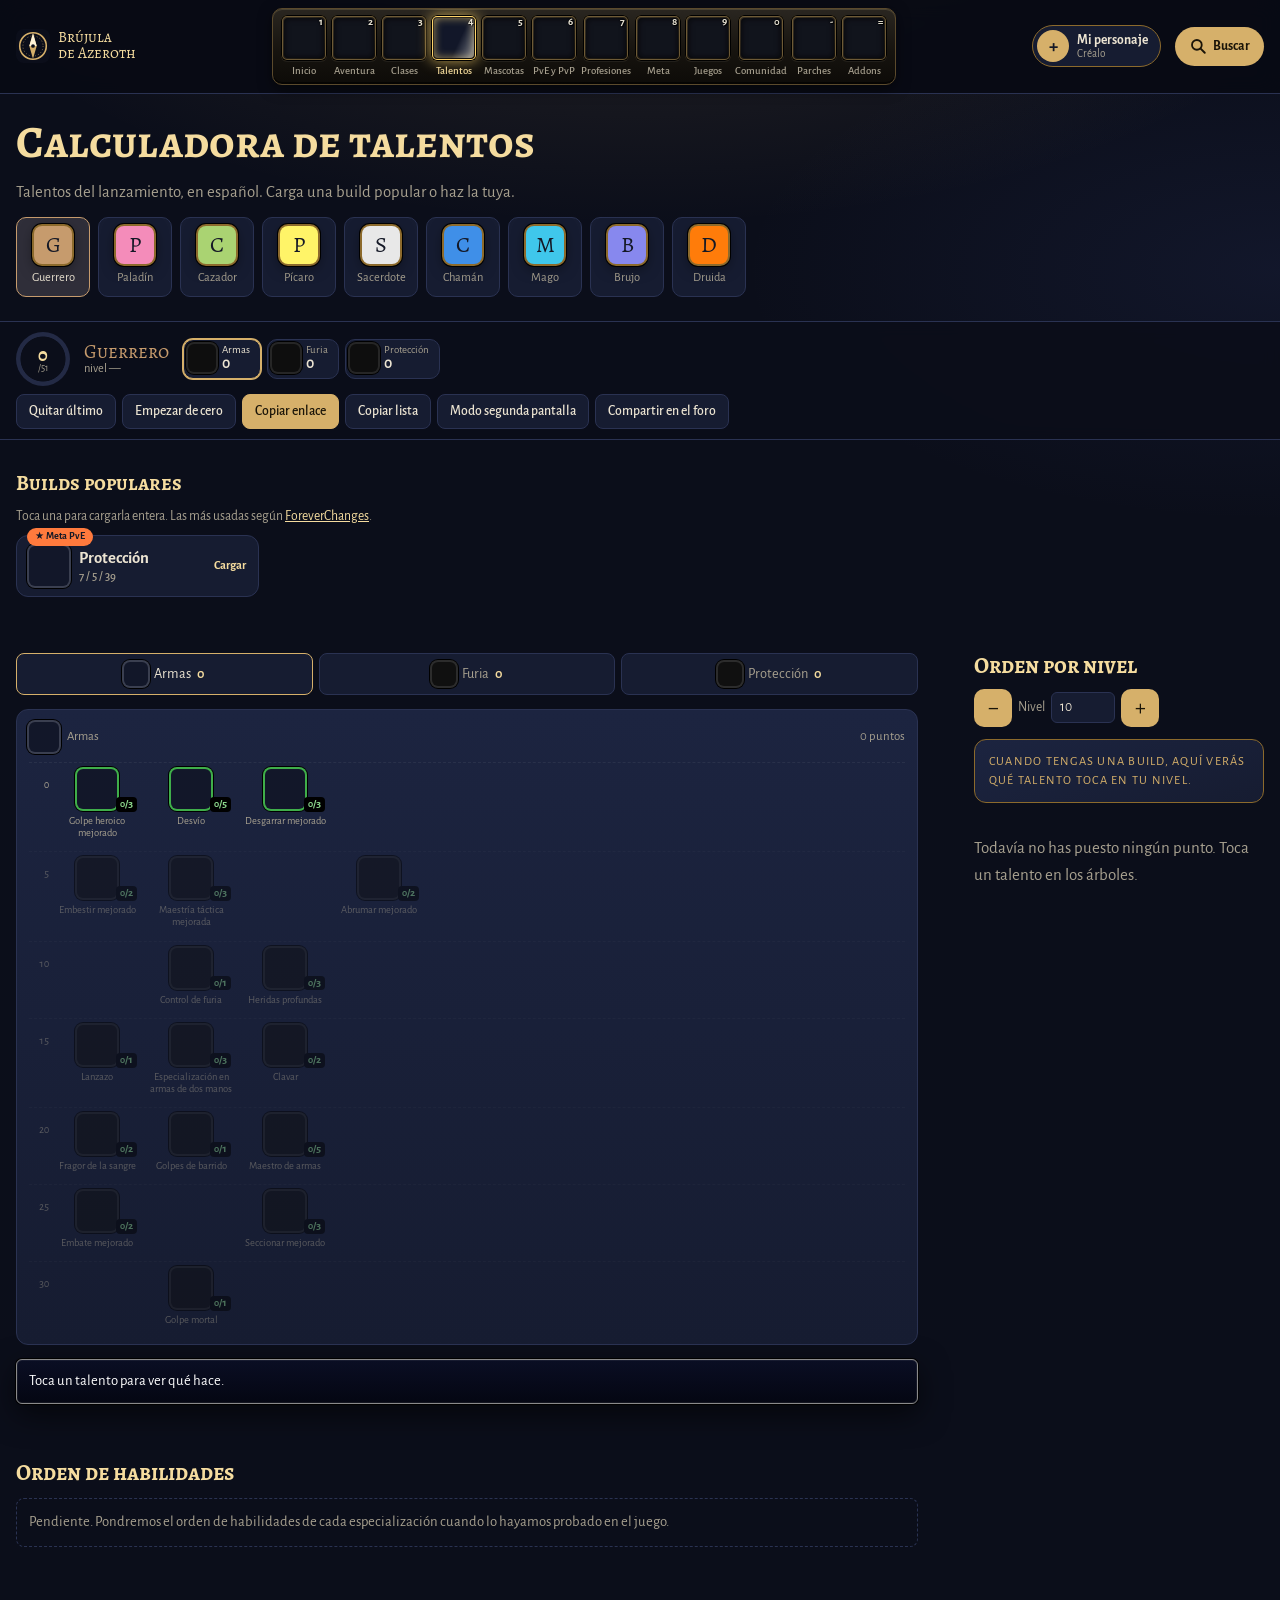
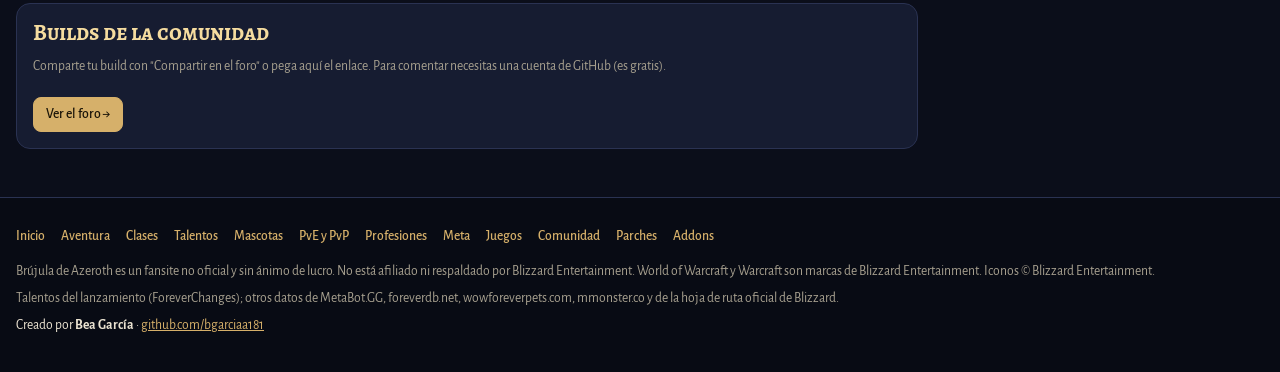
<file: talentos.html>
<!DOCTYPE html>
<html lang="es">
<head>
<meta charset="utf-8">
<meta name="viewport" content="width=device-width, initial-scale=1">
<title>Calculadora de talentos de WoW Forever en español · Brújula de Azeroth</title>
<meta name="description" content="Calculadora de talentos de WoW Forever en español. Elige tus talentos, mira el orden por nivel y comparte tu build.">
<meta property="og:title" content="Calculadora de talentos · Brújula de Azeroth">
<meta property="og:description" content="Guía en español de WoW Forever: clases, talentos, mascotas y más.">
<meta property="og:image" content="https://bgarciaa181.github.io/brujula-de-azeroth/img/preview.png">
<meta property="og:url" content="https://bgarciaa181.github.io/brujula-de-azeroth/talentos.html">
<meta property="og:type" content="website">
<meta name="twitter:card" content="summary_large_image">
<link rel="icon" type="image/svg+xml" href="img/icono.svg">
<link rel="manifest" href="manifest.webmanifest">
<link rel="apple-touch-icon" href="img/app-192.png">
<link rel="canonical" href="https://bgarciaa181.github.io/brujula-de-azeroth/talentos.html">
<meta name="theme-color" content="#0b0e1a">
<link rel="preconnect" href="https://fonts.googleapis.com">
<link rel="preconnect" href="https://fonts.gstatic.com" crossorigin>
<link rel="stylesheet" href="https://fonts.googleapis.com/css2?family=Alegreya+SC:wght@500;700&family=Alegreya+Sans:wght@400;500;700&family=Alegreya:ital@1&display=swap">
<link rel="stylesheet" href="css/estilos.css?v=35">
<link rel="stylesheet" href="css/talentos.css?v=35">
</head>
<body class="pagina-talentos">
<header id="site-header"></header>

<header class="t-top">
  <div class="wrap">
    <h1>Calculadora de talentos</h1>
    <p class="lead">Talentos del lanzamiento, en español. Carga una build popular o haz la tuya.</p>
    <div class="class-pick" id="class-pick" role="group" aria-label="Elige clase"></div>
  </div>
</header>

<div class="t-bar">
  <div class="wrap">
    <div class="t-sum" id="t-sum"></div>
    <div class="t-actions">
      <button type="button" class="btn" id="btn-undo">Quitar último</button>
      <button type="button" class="btn" id="btn-reset">Empezar de cero</button>
      <button type="button" class="btn gold" id="btn-link">Copiar enlace</button>
      <button type="button" class="btn" id="btn-text">Copiar lista</button>
      <button type="button" class="btn" id="btn-screen" aria-pressed="false">Modo segunda pantalla</button>
      <button type="button" class="btn" id="btn-forum">Compartir en el foro</button>
    </div>
    <p class="toast" id="toast" role="status" aria-live="polite"></p>
  </div>
</div>

<main>
  <div class="wrap t-main">
    <section class="t-builds">
      <h2>Builds populares</h2>
      <div class="bb-list" id="builds"></div>
    </section>

    <section class="t-trees-wrap" id="trees-wrap">
      <div class="tree-tabs" id="tree-tabs" role="tablist" aria-label="Árboles"></div>
      <div class="trees" id="trees"></div>
      <div class="t-info wow-tip" id="t-info">Toca un talento para ver qué hace.</div>
    </section>

    <section class="t-order">
      <div class="order-head">
        <h2>Orden por nivel</h2>
        <div class="lvl-ctrl">
          <button type="button" class="lvl-btn" id="lvl-minus" aria-label="Bajar nivel">−</button>
          <label for="my-level">Nivel <input type="number" id="my-level" min="10" max="60" value="10" inputmode="numeric"></label>
          <button type="button" class="lvl-btn" id="lvl-plus" aria-label="Subir nivel">+</button>
        </div>
      </div>
      <div class="next-pick" id="next-pick"></div>
      <ol class="order-list" id="order-list"></ol>
    </section>

    <section class="t-extra">
      <h2>Orden de habilidades</h2>
      <div id="rotation"></div>
    </section>

    <section class="t-community">
      <h2>Builds de la comunidad</h2>
      <p class="comments-note">Comparte tu build con "Compartir en el foro" o pega aquí el enlace. Para comentar necesitas una cuenta de GitHub (es gratis).</p>
      <a class="btn gold forum-link" href="https://github.com/bgarciaa181/brujula-de-azeroth/discussions" target="_blank" rel="noopener">Ver el foro →</a>
      <script src="https://giscus.app/client.js"
        data-repo="bgarciaa181/brujula-de-azeroth"
        data-repo-id="R_kgDOVhVyoQ"
        data-category="Announcements"
        data-category-id="DIC_kwDOVhVyoc4DKULv"
        data-mapping="pathname"
        data-strict="0"
        data-reactions-enabled="1"
        data-emit-metadata="0"
        data-input-position="bottom"
        data-theme="dark"
        data-lang="es"
        crossorigin="anonymous"
        async>
</script>
    </section>
  </div>
</main>

<div class="wow-tip floating" id="tooltip" hidden></div>

<footer id="site-footer"></footer>

<script src="js/datos.js?v=35"></script>
<script src="js/talentos-datos.js?v=35"></script>
<script src="js/talentos-es.js?v=35"></script>
<script src="js/meta-datos.js?v=35"></script>
<script src="js/layout.js?v=35"></script>
<script src="js/talentos.js?v=35"></script>
</body>
</html>
</file>
<file: css/estilos.css>
/* Brújula de Azeroth · estilo "noche en Azeroth"
   Fondo nocturno, detalles dorados, cada clase con su color.
   Diseño oscuro a propósito (un solo tema). */
:root {
  --noche: #0b0e1a;
  --noche-2: #121729;
  --panel: #161c31;
  --panel-2: #1c2440;
  --linea: #2a3252;
  --texto: #ece4d2;
  --suave: #a7a08f;
  --oro: #d6b06a;
  --oro-claro: #f5dc9f;
  --oro-osc: #8c6a2c;
  --font-display: "Alegreya SC", Georgia, serif;
  --font-body: "Alegreya Sans", "Segoe UI", system-ui, sans-serif;
  --font-quote: "Alegreya", Georgia, serif;
  color-scheme: dark;
}

* { box-sizing: border-box; }
html { background: var(--noche); }
body {
  margin: 0;
  min-height: 100vh;
  background:
    radial-gradient(ellipse 80% 50% at 50% -10%, rgba(214, 176, 106, .14), transparent 70%),
    radial-gradient(ellipse 60% 40% at 100% 30%, rgba(80, 100, 190, .10), transparent 70%),
    var(--noche);
  background-attachment: fixed;
  color: var(--texto);
  font-family: var(--font-body);
  font-size: 17px;
  line-height: 1.55;
}
.wrap {
  max-width: 1080px;
  margin: 0 auto;
  padding-left: max(16px, env(safe-area-inset-left, 0px));
  padding-right: max(16px, env(safe-area-inset-right, 0px));
}
h1, h2, h3 { font-family: var(--font-display); font-weight: 700; text-wrap: balance; margin: 0; line-height: 1.15; }
p { margin: 0; }
a { color: var(--oro); }
:focus-visible { outline: 2px solid var(--oro-claro); outline-offset: 3px; }

/* ---------- Cabecera ---------- */
.top { position: relative; overflow: hidden; border-bottom: 1px solid var(--linea); }
.top::before {
  /* estrellas */
  content: ""; position: absolute; inset: 0; pointer-events: none; opacity: .55;
  background-image:
    radial-gradient(1px 1px at 12% 22%, #fff 50%, transparent 51%),
    radial-gradient(1px 1px at 33% 68%, #fff 50%, transparent 51%),
    radial-gradient(1.5px 1.5px at 58% 18%, #fff 50%, transparent 51%),
    radial-gradient(1px 1px at 76% 52%, #fff 50%, transparent 51%),
    radial-gradient(1px 1px at 88% 14%, #fff 50%, transparent 51%),
    radial-gradient(1.5px 1.5px at 22% 86%, #fff 50%, transparent 51%),
    radial-gradient(1px 1px at 66% 84%, #fff 50%, transparent 51%),
    radial-gradient(1px 1px at 94% 74%, #fff 50%, transparent 51%);
}
.top .wrap { position: relative; padding-block: 28px 36px; display: grid; gap: 26px; }
.brand { display: flex; align-items: center; gap: 12px; }
.compass { color: var(--oro); flex: none; }
.needle { transform-origin: 22px 22px; }
.brand-name { font-family: var(--font-display); font-size: 1.2rem; letter-spacing: .05em; color: var(--oro-claro); }
.brand-tag { font-size: .74rem; text-transform: uppercase; letter-spacing: .14em; color: var(--suave); }

.hero { display: grid; gap: 12px; }
.eyebrow { font-size: .8rem; text-transform: uppercase; letter-spacing: .18em; color: var(--oro); }
.hero h1 {
  font-size: clamp(2.2rem, 7.5vw, 4rem);
  background: linear-gradient(180deg, #fff6df 10%, var(--oro) 70%, var(--oro-osc));
  -webkit-background-clip: text; background-clip: text; color: transparent;
  text-shadow: 0 0 40px rgba(214, 176, 106, .15);
}
.hero h1 span { display: block; font-size: .55em; margin-top: .2em; }
.lead { max-width: 36em; color: var(--suave); font-size: 1.05rem; }

.count {
  display: flex; flex-wrap: wrap; align-items: baseline; gap: 6px 16px;
  padding: 14px 18px; border: 1px solid var(--linea); border-radius: 10px;
  background: rgba(22, 28, 49, .7); width: fit-content; max-width: 100%;
}
.count-label { font-size: .75rem; text-transform: uppercase; letter-spacing: .14em; color: var(--suave); }
.count-time { font-family: var(--font-display); font-size: 1.6rem; color: var(--oro-claro); font-variant-numeric: tabular-nums; }
.count-note { font-size: .85rem; color: var(--suave); }

/* ---------- Filtros ---------- */
.filters {
  position: sticky; top: env(safe-area-inset-top, 0px); z-index: 5;
  background: rgba(11, 14, 26, .88); backdrop-filter: blur(8px);
  border-bottom: 1px solid var(--linea);
}
.filters .wrap { padding-block: 12px; display: grid; gap: 8px; }
.row { display: flex; gap: 8px; overflow-x: auto; scrollbar-width: none; }
.row::-webkit-scrollbar { display: none; }
.chip {
  flex: none; font: inherit; font-size: .92rem; font-weight: 500;
  border: 1px solid var(--linea); background: var(--panel); color: var(--texto);
  border-radius: 999px; padding: 6px 14px; cursor: pointer;
}
.chip:hover { border-color: var(--oro-osc); }
.chip[aria-pressed="true"] { background: var(--oro); color: #1a1408; border-color: var(--oro); }

/* ---------- Secciones ---------- */
main .wrap { padding-block: 32px 48px; display: grid; gap: 56px; }
.section-head { display: grid; gap: 4px; margin-bottom: 18px; }
.section-head h2 { font-size: 1.8rem; color: var(--oro-claro); display: flex; align-items: center; gap: 12px; }
.section-head h2::after { content: ""; flex: 1; height: 1px; background: linear-gradient(90deg, var(--oro-osc), transparent); }
.section-head p { color: var(--suave); }

/* ---------- Icono de clase (marco dorado como en el juego) ---------- */
.sigil {
  position: relative; display: grid; place-items: center; flex: none;
  width: 52px; height: 52px; border-radius: 8px; overflow: hidden;
  background: var(--cls);
  box-shadow: 0 0 0 2px var(--oro-osc), 0 0 0 3px #000, 0 4px 14px rgba(0, 0, 0, .5);
}
.sigil-letter { font-family: var(--font-display); font-size: 1.4rem; color: #141826; }
.sigil img { position: absolute; inset: 0; width: 100%; height: 100%; object-fit: cover; }

/* ---------- Fichas de clase ---------- */
.grid { display: grid; gap: 14px; grid-template-columns: repeat(auto-fill, minmax(290px, 1fr)); }
.card {
  display: grid; grid-template-columns: auto 1fr; gap: 4px 16px; align-items: start;
  text-align: left; font: inherit; color: inherit; cursor: pointer;
  background: linear-gradient(160deg, var(--panel-2), var(--panel) 60%);
  border: 1px solid var(--linea); border-radius: 12px;
  padding: 18px; position: relative; overflow: hidden;
}
.card::before {
  /* brillo del color de la clase */
  content: ""; position: absolute; inset: 0 0 auto; height: 3px;
  background: var(--cls); opacity: .85;
}
.card::after {
  content: ""; position: absolute; inset: 0; pointer-events: none; opacity: 0;
  background: radial-gradient(circle at 15% 0%, color-mix(in srgb, var(--cls) 22%, transparent), transparent 60%);
}
.card:hover { border-color: color-mix(in srgb, var(--cls) 55%, var(--linea)); }
.card:hover::after { opacity: 1; }
.card .sigil { grid-row: span 3; }
.card h3 { font-size: 1.35rem; color: var(--texto); }
.card .trees { font-size: .9rem; color: var(--suave); }
.tags { display: flex; flex-wrap: wrap; gap: 6px; margin-top: 6px; }
.tag {
  font-size: .72rem; font-weight: 700; text-transform: uppercase; letter-spacing: .06em;
  padding: 2px 8px; border-radius: 4px; background: rgba(255, 255, 255, .06); color: var(--suave);
}
.easy {
  position: absolute; top: 14px; right: 14px; font-size: .68rem; font-weight: 700;
  letter-spacing: .08em; text-transform: uppercase; color: #1a1408;
  background: var(--oro); padding: 2px 8px; border-radius: 999px;
}
.empty { color: var(--suave); padding: 20px 0; }

/* ---------- Comparador ---------- */
.cmp-pick { display: grid; grid-template-columns: 1fr auto 1fr; align-items: end; gap: 12px; margin-bottom: 16px; }
.cmp-pick label { display: grid; gap: 6px; font-size: .75rem; text-transform: uppercase; letter-spacing: .12em; color: var(--suave); min-width: 0; }
.cmp-pick select {
  font: inherit; font-size: 1rem; text-transform: none; letter-spacing: normal;
  background: var(--panel); color: var(--texto); border: 1px solid var(--linea);
  border-radius: 8px; padding: 10px 12px; width: 100%;
}
.cmp-vs { font-family: var(--font-display); font-size: 1.4rem; color: var(--oro); padding-bottom: 8px; }
.cmp-table { border: 1px solid var(--linea); border-radius: 12px; overflow: hidden; background: var(--panel); }
.cmp-row { display: grid; grid-template-columns: minmax(90px, 1fr) 1.3fr 1.3fr; gap: 12px; padding: 12px 16px; border-top: 1px solid var(--linea); align-items: center; }
.cmp-row:first-child { border-top: none; }
.cmp-head { background: var(--panel-2); }
.cmp-cls { display: flex; align-items: center; gap: 10px; min-width: 0; }
.cmp-cls .sigil { width: 40px; height: 40px; }
.cmp-cls b { font-family: var(--font-display); font-size: 1.15rem; color: var(--cls); }
.cmp-label { font-size: .78rem; text-transform: uppercase; letter-spacing: .08em; color: var(--suave); }
.cmp-val { min-width: 0; font-variant-numeric: tabular-nums; }
.cmp-val.win { color: var(--oro-claro); font-weight: 700; }
.cmp-val.win::after { content: " ★"; color: var(--oro); }

/* ---------- Noticias ---------- */
.news { display: grid; }
.news-item { display: grid; gap: 2px; padding: 14px 0; border-bottom: 1px solid var(--linea); text-decoration: none; color: var(--texto); }
.news-item:hover .news-title { color: var(--oro-claro); }
.news-title { font-weight: 500; }
.news-meta { font-size: .85rem; color: var(--suave); }

/* ---------- Lo básico ---------- */
.basics { display: grid; gap: 14px; grid-template-columns: repeat(auto-fit, minmax(240px, 1fr)); }
.basic { border-top: 2px solid var(--oro-osc); padding-top: 14px; display: grid; gap: 6px; }
.basic h3 { font-size: 1.15rem; }
.basic p { color: var(--suave); }
.big { font-family: var(--font-display); font-size: 2.1rem; color: var(--oro); line-height: 1; }

.links { display: grid; }
.links a { display: flex; justify-content: space-between; gap: 12px; padding: 14px 0; border-bottom: 1px solid var(--linea); text-decoration: none; color: var(--texto); }
.links a:hover span:first-child { color: var(--oro-claro); }
.links a span:last-child { color: var(--suave); font-size: .9rem; flex: none; }

footer { border-top: 1px solid var(--linea); background: rgba(0, 0, 0, .25); }
footer .wrap { padding-block: 28px 36px; color: var(--suave); font-size: .85rem; display: grid; gap: 6px; }
.credit { color: var(--texto); }

/* ---------- Ficha de clase (ventana) ---------- */
dialog {
  border: 1px solid var(--linea); padding: 0; width: min(560px, calc(100% - 24px)); max-height: 90vh;
  background: var(--panel); color: var(--texto); border-radius: 14px;
  box-shadow: 0 20px 60px rgba(0, 0, 0, .6);
}
dialog::backdrop { background: rgba(4, 6, 14, .72); backdrop-filter: blur(3px); }
.d-head {
  display: flex; gap: 14px; align-items: center; padding: 20px 20px 16px;
  border-bottom: 3px solid var(--cls);
  background: linear-gradient(180deg, color-mix(in srgb, var(--cls) 16%, var(--panel-2)), var(--panel));
}
.d-head h2 { font-size: 1.8rem; color: var(--texto); }
.d-head p { color: var(--suave); font-size: .9rem; }
.close { margin-left: auto; align-self: flex-start; font: inherit; font-size: 1.5rem; line-height: 1; background: none; border: none; color: var(--suave); cursor: pointer; padding: 4px 8px; }
.close:hover { color: var(--texto); }
.d-body { padding: 18px 20px 22px; display: grid; gap: 18px; }
.d-body h3 { font-family: var(--font-body); font-size: .76rem; text-transform: uppercase; letter-spacing: .14em; color: var(--oro); margin-bottom: 8px; }
.pitch { font-family: var(--font-quote); font-style: italic; font-size: 1.12rem; }
.stats { display: grid; grid-template-columns: repeat(3, 1fr); gap: 8px; }
.stats div { background: var(--noche-2); border-radius: 8px; padding: 10px; display: grid; gap: 2px; }
.stats b { font-family: var(--font-display); font-size: 1.5rem; color: var(--oro-claro); line-height: 1; }
.stats span { font-size: .76rem; color: var(--suave); line-height: 1.25; }
.tree-list { display: grid; gap: 8px; }
.tree { display: flex; justify-content: space-between; gap: 10px; padding: 10px 12px; border-radius: 8px; background: var(--noche-2); }
.tree span { color: var(--suave); font-size: .9rem; text-align: right; }
.races { display: grid; gap: 10px; grid-template-columns: 1fr 1fr; }
.races div { font-size: .92rem; }
.races strong { display: block; font-size: .74rem; text-transform: uppercase; letter-spacing: .08em; color: var(--suave); }
.pending { border: 1px dashed var(--linea); border-radius: 8px; padding: 12px; color: var(--suave); font-size: .92rem; }

/* ---------- Móvil ---------- */
@media (max-width: 520px) {
  dialog { width: 100%; max-width: 100%; border-radius: 16px 16px 0 0; margin: auto 0 0; max-height: 88vh; }
  .cmp-row { grid-template-columns: 1fr 1fr; }
  .cmp-label { grid-column: 1 / -1; }
  .cmp-head > span:first-child { display: none; }
  .cmp-cls b { font-size: 1rem; }
  .stats b { font-size: 1.25rem; }
}

/* ---------- Animaciones ---------- */
@media (prefers-reduced-motion: no-preference) {
  /* la aguja de la brújula gira y se para al cargar */
  .needle { animation: girar 1.8s cubic-bezier(.2, .8, .2, 1) both; }
  @keyframes girar { from { transform: rotate(-540deg); } to { transform: rotate(0); } }

  .hero, .count { animation: subir .7s ease-out both; }
  .count { animation-delay: .15s; }
  .card { animation: subir .5s ease-out backwards; animation-delay: calc(var(--i, 0) * 50ms); transition: border-color .2s, transform .2s; }
  .card::after { transition: opacity .25s; }
  .card:hover { transform: translateY(-3px); }
  @keyframes subir { from { opacity: 0; transform: translateY(12px); } to { opacity: 1; transform: none; } }
}

/* ---------- Saltos a secciones ---------- */
.jump a {
  flex: none; font-size: .85rem; text-decoration: none; color: var(--suave);
  padding: 4px 2px; border-bottom: 1px solid transparent;
}
.jump { gap: 16px; }
.jump a:hover { color: var(--oro-claro); border-bottom-color: var(--oro-osc); }
section[id] { scroll-margin-top: 150px; }
.sub { font-family: var(--font-body); font-size: .76rem; text-transform: uppercase; letter-spacing: .14em; color: var(--oro); margin: 0 0 10px; }
.new-badge {
  display: inline-block; font-family: var(--font-body); font-size: .66rem; font-weight: 700; letter-spacing: .08em;
  text-transform: uppercase; color: #1a1408; background: var(--oro); padding: 1px 6px; border-radius: 4px; vertical-align: middle;
}

/* ---------- Razas ---------- */
.race-filter { margin-bottom: 14px; }
.races-list { display: grid; gap: 10px; grid-template-columns: repeat(auto-fill, minmax(320px, 1fr)); align-items: start; }
.race { --faccion: #4a78c8; background: var(--panel); border: 1px solid var(--linea); border-left: 3px solid var(--faccion); border-radius: 10px; }
.race.horda { --faccion: #b8402f; }
.race summary { list-style: none; cursor: pointer; display: flex; flex-wrap: wrap; align-items: center; gap: 8px 10px; padding: 14px 16px; }
.race summary::-webkit-details-marker { display: none; }
.race summary::after { content: "+"; margin-left: auto; color: var(--suave); font-size: 1.2rem; }
.race[open] summary::after { content: "−"; }
.race-name { font-family: var(--font-display); font-size: 1.2rem; }
.faction-badge { font-size: .68rem; font-weight: 700; text-transform: uppercase; letter-spacing: .08em; color: var(--faccion); filter: brightness(1.4); }
.race-classes { display: flex; gap: 4px; flex-basis: 100%; }
.mini .sigil { width: 26px; height: 26px; border-radius: 5px; box-shadow: 0 0 0 1px var(--oro-osc); }
.mini .sigil-letter { font-size: .8rem; }
.race-body { padding: 0 16px 16px; display: grid; gap: 10px; }
.race-start { font-size: .9rem; color: var(--suave); }
.race-start b { color: var(--texto); font-weight: 500; }
.racials { list-style: none; margin: 0; padding: 0; display: grid; gap: 8px; }
.racials li { background: var(--noche-2); border-radius: 8px; padding: 10px 12px; }
.racials li span:last-child { display: block; color: var(--suave); font-size: .92rem; }

/* ---------- Profesiones ---------- */
.prof-ranks { display: grid; grid-template-columns: repeat(4, 1fr); gap: 8px; margin-bottom: 20px; }
.prof-ranks div { display: grid; gap: 2px; padding: 10px; border-radius: 8px; background: var(--panel); border-bottom: 2px solid var(--oro-osc); text-align: center; }
.prof-ranks b { font-family: var(--font-display); font-size: 1.4rem; color: var(--oro-claro); line-height: 1; }
.prof-ranks span { font-size: .78rem; color: var(--suave); }
.prof-grid { display: grid; gap: 24px; grid-template-columns: repeat(auto-fit, minmax(300px, 1fr)); }
.prof-grid > div { min-width: 0; }
.prof-list { display: grid; margin-bottom: 20px; }
.prof { display: grid; grid-template-columns: 1fr auto auto; gap: 14px; align-items: center; padding: 10px 0; border-bottom: 1px solid var(--linea); }
.prof-name { font-weight: 500; display: grid; }
.prof-name small, .prof-num small { font-size: .74rem; color: var(--suave); font-weight: 400; }
.prof-num { display: grid; text-align: right; font-variant-numeric: tabular-nums; min-width: 56px; }
.prof-num.new { color: var(--oro-claro); }
.pairs { display: grid; gap: 8px; }
.pair { background: var(--panel); border-radius: 8px; padding: 10px 12px; display: grid; gap: 2px; }
.pair span { color: var(--suave); font-size: .9rem; }

/* ---------- Calendario ---------- */
.timeline { list-style: none; margin: 0; padding: 0; display: grid; }
.step { position: relative; padding: 0 0 22px 28px; border-left: 2px solid var(--linea); margin-left: 7px; display: grid; gap: 2px; }
.step:last-child { padding-bottom: 0; }
.step::before {
  content: ""; position: absolute; left: -9px; top: 2px; width: 16px; height: 16px; border-radius: 50%;
  background: var(--noche); border: 2px solid var(--linea);
}
.step.hecho::before { background: var(--oro-osc); border-color: var(--oro-osc); }
.step.pronto::before { background: var(--oro); border-color: var(--oro-claro); box-shadow: 0 0 12px var(--oro); }
.step.hecho { opacity: .6; }
.step-date { font-size: .78rem; text-transform: uppercase; letter-spacing: .1em; color: var(--oro); }
.step h3 { font-size: 1.2rem; display: flex; flex-wrap: wrap; align-items: center; gap: 8px; }
.step-state { font-family: var(--font-body); font-size: .66rem; font-weight: 700; letter-spacing: .08em; text-transform: uppercase; color: var(--suave); border: 1px solid var(--linea); border-radius: 4px; padding: 1px 6px; }
.step.pronto .step-state { color: #1a1408; background: var(--oro); border-color: var(--oro); }
.step p { color: var(--suave); max-width: 40em; }

@media (max-width: 520px) {
  .races-list { grid-template-columns: 1fr; }
  .prof-ranks b { font-size: 1.15rem; }
}

/* ---------- Botón a la calculadora ---------- */
.cta {
  display: inline-flex; width: fit-content; align-items: center; gap: 6px;
  background: var(--oro); color: #1a1408; font-weight: 700; text-decoration: none;
  padding: 10px 16px; border-radius: 8px; margin-top: 4px;
}
.cta:hover { background: var(--oro-claro); }

/* ---------- Mascotas ---------- */
.pet-legend { display: flex; flex-wrap: wrap; gap: 6px 16px; font-size: .85rem; color: var(--suave); margin-bottom: 14px; }
.pet-legend span { display: flex; align-items: center; gap: 6px; }
.dot { display: inline-block; width: 10px; height: 10px; border-radius: 50%; background: var(--suave); }
.dot.nueva { background: var(--oro); box-shadow: 0 0 6px var(--oro); }
.dot.vista { background: #4fb35a; }
.dot.classic { background: transparent; border: 1.5px solid var(--suave); }
.pets { display: grid; gap: 10px; grid-template-columns: repeat(auto-fill, minmax(320px, 1fr)); }
.pet { display: grid; grid-template-columns: auto minmax(0, 1fr) auto; gap: 12px; align-items: start; background: var(--panel); border: 1px solid var(--linea); border-radius: 10px; padding: 12px 14px; }
.pet.nueva { border-color: color-mix(in srgb, var(--oro) 45%, var(--linea)); }
.pet-icon {
  position: relative; display: grid; place-items: center; width: 44px; height: 44px; border-radius: 6px; overflow: hidden;
  background: var(--noche-2); color: var(--suave); font-family: var(--font-display);
  box-shadow: 0 0 0 2px var(--oro-osc), 0 0 0 3px #000;
}
.pet-icon img { position: absolute; inset: 0; width: 100%; height: 100%; object-fit: cover; }
.pet-main b { font-size: 1.05rem; }
.pet-meta { display: block; font-size: .82rem; color: var(--oro); }
.pet-main p { font-size: .9rem; color: var(--suave); margin-top: 4px; }
.pet-side { display: grid; justify-items: end; gap: 8px; }
.pet-speed { display: grid; justify-items: end; font-size: .7rem; color: var(--suave); line-height: 1.2; }
.pet-speed b { font-family: var(--font-display); font-size: 1.15rem; color: var(--oro-claro); }
.families { margin-top: 16px; background: var(--panel); border: 1px solid var(--linea); border-radius: 10px; }
.families summary { cursor: pointer; padding: 14px 16px; font-weight: 500; }
.family-grid { display: grid; gap: 10px; grid-template-columns: repeat(auto-fill, minmax(240px, 1fr)); padding: 0 16px 16px; }
.family { display: flex; gap: 10px; align-items: center; }
.family b { display: block; }
.family span { font-size: .84rem; color: var(--suave); }
@media (max-width: 520px) { .pets { grid-template-columns: 1fr; } }

/* ======================================================
   Versión más visual
   ====================================================== */

/* Icono genérico del juego */
.wow-icon {
  position: relative; display: inline-grid; place-items: center; flex: none;
  width: 34px; height: 34px; border-radius: 6px; overflow: hidden; background: var(--noche-2);
  box-shadow: 0 0 0 1.5px #3a3f50, 0 0 0 2.5px #000;
}
.wow-icon img { position: absolute; inset: 0; width: 100%; height: 100%; object-fit: cover; }
.wow-icon.sm { width: 26px; height: 26px; border-radius: 4px; }
.wow-icon.lg { width: 52px; height: 52px; border-radius: 8px; box-shadow: 0 0 0 2px var(--oro-osc), 0 0 0 3px #000; }

/* Iconos de rol */
.rol { display: inline-grid; place-items: center; width: 26px; height: 26px; border-radius: 50%; flex: none; }
.rol svg { width: 15px; height: 15px; }
.rol-tanque { background: rgba(91, 141, 239, .18); color: #7fa6f5; }
.rol-sanador { background: rgba(79, 179, 90, .18); color: #6fd17a; }
.rol-melee { background: rgba(224, 99, 79, .18); color: #f08a76; }
.rol-distancia { background: rgba(176, 124, 232, .18); color: #c39cf0; }
.roles { display: flex; align-items: center; gap: 6px; flex-wrap: wrap; }
.res { font-size: .78rem; text-transform: uppercase; letter-spacing: .08em; color: var(--suave); }
.chip { display: inline-flex; align-items: center; gap: 6px; }
.chip .rol { width: 22px; height: 22px; margin-left: -6px; }
.chip[aria-pressed="true"] .rol { background: rgba(0, 0, 0, .2); color: #1a1408; }

/* Tira de clases en la cabecera */
.hero-classes { display: grid; grid-template-columns: repeat(9, minmax(0, 1fr)); gap: 8px; max-width: 640px; }
.hero-cls { display: grid; justify-items: center; gap: 6px; text-decoration: none; color: var(--suave); font-size: .7rem; }
.hero-cls .sigil { width: 100%; height: auto; aspect-ratio: 1; max-width: 60px; }
.hero-cls:hover { color: var(--texto); }
.hero-cls:hover .sigil { box-shadow: 0 0 0 2px var(--cls), 0 0 0 3px #000, 0 0 18px var(--cls); }
@media (max-width: 520px) {
  .hero-classes { grid-template-columns: repeat(5, minmax(0, 1fr)); }
  .hero-cls > span:last-child { display: none; }
}

/* Fichas de clase con iconos */
.card .sigil { width: 60px; height: 60px; grid-row: span 3; }
.card .roles { margin-top: 2px; }
.specs { display: flex; gap: 10px; margin-top: 8px; flex-wrap: wrap; }
.spec { display: grid; justify-items: center; gap: 3px; }
.spec small { font-size: .66rem; color: var(--suave); }
.easy { font-size: .64rem; }

/* Ficha (ventana) */
.d-head .roles { margin-top: 4px; }
.tree { align-items: center; display: grid; grid-template-columns: auto 1fr auto; gap: 10px; }

/* Comparador visual */
.cmp-val.icons { display: flex; gap: 6px; flex-wrap: wrap; align-items: center; }
.cmp-val.bar { display: flex; align-items: center; gap: 8px; }
.bar-track { flex: 1; height: 10px; border-radius: 99px; background: var(--noche-2); overflow: hidden; min-width: 40px; }
.bar-fill { display: block; height: 100%; border-radius: 99px; }
.cmp-val.bar b { font-variant-numeric: tabular-nums; min-width: 2ch; text-align: right; }
.cmp-val.bar.win b { color: var(--oro-claro); }
.cmp-val.win::after { content: none; }
.cmp-val.bar.win::after { content: "★"; color: var(--oro); }

/* Profesiones en fichas */
.prof-tiles { display: grid; gap: 10px; grid-template-columns: repeat(auto-fill, minmax(118px, 1fr)); margin-bottom: 22px; }
.prof-tile {
  display: grid; justify-items: center; text-align: center; gap: 4px; padding: 14px 8px 12px;
  background: linear-gradient(180deg, var(--panel-2), var(--panel)); border: 1px solid var(--linea); border-radius: 12px;
}
.prof-tile.gather { border-color: rgba(79, 179, 90, .35); }
.prof-tile b { font-size: .95rem; margin-top: 4px; }
.prof-count { font-size: .76rem; color: var(--suave); }
.prof-new { font-size: .72rem; font-weight: 700; color: #1a1408; background: var(--oro); border-radius: 99px; padding: 1px 8px; }
.pairs { grid-template-columns: repeat(auto-fill, minmax(280px, 1fr)); }
.pair { display: flex; align-items: center; gap: 12px; }
.pair-icons { display: flex; align-items: center; gap: 4px; flex: none; }
.pair-icons i { font-style: normal; color: var(--oro); font-weight: 700; }
.pair b { display: block; }

/* Calendario con iconos */
.step { padding-left: 64px; min-height: 56px; }
.step .step-icon { position: absolute; left: 18px; top: 0; width: 36px; height: 36px; }
.step.pronto .step-icon { box-shadow: 0 0 0 2px var(--oro), 0 0 0 3px #000, 0 0 16px var(--oro); }
.step::before { left: -9px; top: 10px; }

/* Más diversión: los iconos se mueven un poco al pasar por encima */
@media (prefers-reduced-motion: no-preference) {
  .hero-cls .sigil, .spec .wow-icon, .prof-tile .wow-icon, .pet-icon { transition: transform .2s; }
  .hero-cls:hover .sigil { transform: translateY(-4px) scale(1.06); }
  .card:hover .spec .wow-icon, .prof-tile:hover .wow-icon, .pet:hover .pet-icon { transform: rotate(-6deg) scale(1.1); }
  .bar-fill { animation: crecer .8s ease-out both; transform-origin: left; }
  @keyframes crecer { from { transform: scaleX(0); } to { transform: scaleX(1); } }
  .step.pronto .step-icon { animation: latido 2s ease-in-out infinite; }
  @keyframes latido { 50% { box-shadow: 0 0 0 2px var(--oro-claro), 0 0 0 3px #000, 0 0 26px var(--oro); } }
}
.step::before { display: none; }
.step { margin-left: 0; border-left: none; padding-left: 52px; }
.step .step-icon { left: 0; }
.step:not(:last-child)::after { content: ""; position: absolute; left: 17px; top: 42px; bottom: 4px; width: 2px; background: var(--linea); }
.prof-tiles { grid-template-columns: repeat(auto-fill, minmax(100px, 1fr)); }

/* ---------- Test ---------- */
.hero-ctas { display: flex; flex-wrap: wrap; gap: 10px; }
.cta.ghost { background: transparent; color: var(--oro-claro); border: 1px solid var(--oro-osc); font: inherit; font-weight: 700; cursor: pointer; }
.cta.ghost:hover { background: rgba(214, 176, 106, .12); }
.quiz {
  background: radial-gradient(circle at 50% 0%, rgba(214, 176, 106, .12), transparent 60%), var(--panel);
  border: 1px solid var(--linea); border-radius: 16px; padding: 24px 18px; display: grid; gap: 18px; justify-items: center; text-align: center;
}
.quiz-progress { display: flex; gap: 6px; }
.quiz-progress span { width: 28px; height: 6px; border-radius: 99px; background: var(--linea); }
.quiz-progress .done { background: var(--oro-osc); }
.quiz-progress .now { background: var(--oro); }
.quiz-q { font-size: clamp(1.4rem, 5vw, 2rem); color: var(--texto); }
.quiz-options { display: grid; gap: 10px; width: 100%; max-width: 720px; grid-template-columns: repeat(auto-fit, minmax(150px, 1fr)); }
.quiz-opt {
  display: grid; justify-items: center; gap: 10px; padding: 18px 10px; cursor: pointer;
  font: inherit; font-weight: 500; color: var(--texto);
  background: var(--noche-2); border: 1px solid var(--linea); border-radius: 12px;
}
.quiz-opt:hover { border-color: var(--oro); background: color-mix(in srgb, var(--oro) 8%, var(--noche-2)); }
.quiz-opt .rol { width: 52px; height: 52px; }
.quiz-opt .rol svg { width: 26px; height: 26px; }
.quiz-result { display: grid; justify-items: center; gap: 10px; }
.quiz-label { font-size: .8rem; text-transform: uppercase; letter-spacing: .16em; color: var(--oro); }
.quiz-result .sigil { width: 96px; height: 96px; box-shadow: 0 0 0 3px var(--cls), 0 0 0 4px #000, 0 0 40px var(--cls); }
.quiz-result h3 { font-size: 2.4rem; color: var(--cls); }
.quiz-result .pitch { max-width: 30em; }
.quiz-actions { display: flex; flex-wrap: wrap; gap: 8px; justify-content: center; }
.quiz-also { font-size: .9rem; color: var(--suave); }
.quiz-also a { font-weight: 700; text-decoration: none; }
@media (prefers-reduced-motion: no-preference) {
  .quiz-opt { transition: transform .15s, border-color .15s; }
  .quiz-opt:hover { transform: translateY(-3px); }
  .quiz-opt:hover .wow-icon, .quiz-opt:hover .rol { transform: scale(1.1) rotate(-5deg); }
  .quiz-opt .wow-icon, .quiz-opt .rol { transition: transform .2s; }
  .quiz-result .sigil { animation: aparecer .6s cubic-bezier(.2, 1.4, .4, 1) both; }
  @keyframes aparecer { from { transform: scale(.3) rotate(-20deg); opacity: 0; } to { transform: none; opacity: 1; } }
}
.quiz { grid-template-columns: minmax(0, 1fr); }
.quiz-options { grid-template-columns: repeat(auto-fit, minmax(96px, 1fr)); }

/* ---------- Tamaños extra de icono ---------- */
.wow-icon.xl { width: 72px; height: 72px; border-radius: 10px; box-shadow: 0 0 0 2px var(--oro-osc), 0 0 0 3px #000, 0 6px 20px rgba(0, 0, 0, .5); }
.wow-icon.xxl { width: 110px; height: 110px; border-radius: 14px; box-shadow: 0 0 0 3px var(--oro-osc), 0 0 0 4px #000, 0 10px 30px rgba(0, 0, 0, .6); }
.wow-icon.unknown { font-family: var(--font-display); font-size: 2rem; color: var(--suave); }
.race-icon .letter { font-family: var(--font-display); color: var(--suave); }

/* ---------- Crea tu personaje ---------- */
.builder { display: grid; gap: 16px; background: var(--panel); border: 1px solid var(--linea); border-radius: 16px; padding: 18px; }
.b-step { display: grid; grid-template-columns: 30px minmax(0, 1fr); gap: 12px; align-items: start; position: relative; }
.b-num { width: 30px; height: 30px; border-radius: 50%; display: grid; place-items: center; background: var(--oro); color: #1a1408; font-weight: 700; margin-top: 8px; }
.b-factions { display: grid; grid-template-columns: 1fr 1fr; gap: 10px; }
.b-faction {
  display: flex; align-items: center; gap: 12px; padding: 12px; cursor: pointer;
  font: inherit; font-family: var(--font-display); font-size: 1.3rem; color: var(--texto);
  border-radius: 12px; border: 1px solid var(--linea); background: var(--noche-2);
}
.b-faction.alianza { --f: #4a78c8; }
.b-faction.horda { --f: #c0432f; }
.b-faction:hover { border-color: var(--f); }
.b-faction[aria-pressed="true"] { border-color: var(--f); background: color-mix(in srgb, var(--f) 22%, var(--noche-2)); }
.b-races, .b-classes { display: flex; flex-wrap: wrap; gap: 8px; }
.b-pick {
  display: grid; justify-items: center; gap: 4px; width: 78px; padding: 8px 4px; cursor: pointer;
  font: inherit; font-size: .72rem; color: var(--suave); background: var(--noche-2);
  border: 1px solid var(--linea); border-radius: 10px;
}
.b-pick .sigil { width: 44px; height: 44px; }
.b-pick .wow-icon.lg { width: 44px; height: 44px; }
.b-pick:hover:not(:disabled) { border-color: var(--oro-osc); color: var(--texto); }
.b-pick[aria-pressed="true"] { border-color: var(--oro); color: var(--texto); background: color-mix(in srgb, var(--oro) 12%, var(--noche-2)); }
.b-pick:disabled { opacity: .25; cursor: not-allowed; filter: grayscale(1); }
.gender { position: absolute; right: 0; top: -2px; font: inherit; font-size: .8rem; cursor: pointer; background: none; border: 1px solid var(--linea); color: var(--suave); border-radius: 99px; padding: 2px 10px; }
.gender:hover { color: var(--texto); border-color: var(--oro-osc); }
.b-step:nth-child(2) { padding-top: 26px; }
.b-hint { color: var(--suave); text-align: center; padding: 10px; }
.b-card {
  --f: #4a78c8; display: grid; grid-template-columns: auto minmax(0, 1fr); gap: 18px; align-items: center;
  padding: 18px; border-radius: 14px; border: 1px solid var(--f);
  background: radial-gradient(circle at 0% 50%, color-mix(in srgb, var(--cls) 22%, transparent), transparent 60%), var(--noche-2);
}
.b-card.horda { --f: #c0432f; }
.b-portrait { position: relative; width: 110px; height: 110px; }
.b-portrait .wow-icon.xl { width: 96px; height: 96px; }
.b-portrait .sigil { position: absolute; right: 0; bottom: 0; width: 46px; height: 46px; }
.b-info { display: grid; gap: 8px; }
.b-fac { font-size: .76rem; text-transform: uppercase; letter-spacing: .1em; color: var(--suave); }
.b-info h3 { font-size: 1.8rem; }
.b-racials { list-style: none; margin: 0; padding: 0; display: flex; flex-wrap: wrap; gap: 6px; }
.b-racials li { font-size: .78rem; padding: 3px 9px; border-radius: 99px; background: rgba(255, 255, 255, .06); cursor: help; }
.b-racials li.new { background: var(--oro); color: #1a1408; font-weight: 700; }
@media (max-width: 520px) {
  .b-card { grid-template-columns: 1fr; justify-items: center; text-align: center; }
  .b-info .roles, .b-racials { justify-content: center; }
  .b-pick { width: calc(25% - 6px); }
  .b-faction { font-size: 1.1rem; }
}

/* ---------- Minijuego ---------- */
.game {
  display: grid; justify-items: center; gap: 16px; text-align: center; padding: 22px 16px;
  border-radius: 16px; border: 1px solid var(--linea);
  background: radial-gradient(circle at 50% 30%, rgba(214, 176, 106, .14), transparent 55%), var(--panel);
}
.g-score { display: flex; gap: 18px; font-size: .85rem; color: var(--suave); }
.g-score b { font-family: var(--font-display); font-size: 1.3rem; color: var(--oro-claro); margin-left: 4px; }
.g-icon { border-radius: 16px; }
.g-icon.ok .wow-icon { box-shadow: 0 0 0 3px #4fb35a, 0 0 0 4px #000, 0 0 30px #4fb35a; }
.g-icon.ko .wow-icon { box-shadow: 0 0 0 3px #d9534f, 0 0 0 4px #000, 0 0 30px #d9534f; }
.g-name { min-height: 1.6em; color: var(--suave); }
.g-name b { color: var(--texto); }
.g-options { display: grid; grid-template-columns: repeat(4, minmax(0, 1fr)); gap: 10px; width: 100%; max-width: 560px; }
.g-opt {
  display: grid; justify-items: center; gap: 6px; padding: 12px 4px; cursor: pointer;
  font: inherit; font-size: .85rem; color: var(--texto); background: var(--noche-2);
  border: 1px solid var(--linea); border-radius: 12px;
}
.g-opt:hover:not(:disabled) { border-color: var(--cls); }
.g-opt.right { border-color: #4fb35a; background: rgba(79, 179, 90, .15); }
.g-opt.wrong { border-color: #d9534f; background: rgba(217, 83, 79, .15); }
.g-opt:disabled:not(.right):not(.wrong) { opacity: .4; }
@media (max-width: 520px) { .g-options { grid-template-columns: repeat(2, minmax(0, 1fr)); } }

/* ---------- Mascotas por nivel ---------- */
.pet-level { display: flex; align-items: center; gap: 12px; flex-wrap: wrap; margin-bottom: 14px; padding: 12px 14px; background: var(--panel); border-radius: 10px; border: 1px solid var(--linea); }
.pet-level label { font-weight: 700; }
.pet-level input { flex: 1; min-width: 140px; accent-color: var(--oro); }
.pet-level output { font-family: var(--font-display); font-size: 1.5rem; color: var(--oro-claro); min-width: 2ch; }
#pet-count { font-size: .85rem; color: var(--suave); }
.pet.locked { opacity: .3; filter: grayscale(1); }

/* ---------- Raids ---------- */
.raids { display: grid; gap: 12px; grid-template-columns: repeat(auto-fit, minmax(220px, 1fr)); }
.raid {
  display: grid; justify-items: center; text-align: center; gap: 8px; padding: 20px 14px;
  border-radius: 14px; border: 1px solid var(--linea);
  background: linear-gradient(180deg, var(--panel-2), var(--panel));
}
.raid h3 { font-size: 1.4rem; margin-top: 6px; }
.raid-note { font-size: .78rem; color: var(--suave); }
.raid-stats { display: flex; gap: 20px; }
.raid-stats div { display: grid; }
.raid-stats b { font-family: var(--font-display); font-size: 1.8rem; color: var(--oro-claro); line-height: 1; }
.raid-stats span { font-size: .75rem; color: var(--suave); }
.raid-people { display: flex; flex-wrap: wrap; gap: 3px; justify-content: center; max-width: 180px; }
.raid-people i { width: 9px; height: 9px; border-radius: 50%; background: var(--oro-osc); }

@media (prefers-reduced-motion: no-preference) {
  .b-pick, .b-faction, .g-opt { transition: transform .15s, border-color .15s; }
  .b-pick:hover:not(:disabled), .g-opt:hover:not(:disabled) { transform: translateY(-3px); }
  .b-card .b-portrait { animation: aparecer .5s cubic-bezier(.2, 1.4, .4, 1) both; }
  .g-icon .wow-icon { animation: aparecer .4s cubic-bezier(.2, 1.4, .4, 1) both; }
  .g-icon.ko .wow-icon { animation: temblor .4s; }
  @keyframes temblor { 20%, 60% { transform: translateX(-8px); } 40%, 80% { transform: translateX(8px); } }
  .raid-people i { animation: aparecer .3s both; animation-delay: calc(var(--d, 0) * 1ms); }
}

/* ---------- Menú de secciones ---------- */
.topnav {
  position: sticky; top: env(safe-area-inset-top, 0px); z-index: 6;
  background: rgba(11, 14, 26, .9); backdrop-filter: blur(10px); border-bottom: 1px solid var(--linea);
}
.topnav-in { display: flex; align-items: center; gap: 10px; padding-block: 8px; }
.nav-items { flex: 1; min-width: 0; display: flex; gap: 4px; overflow-x: auto; scrollbar-width: none; scroll-behavior: smooth; }
.nav-items::-webkit-scrollbar { display: none; }
.nav-item {
  flex: none; display: grid; justify-items: center; gap: 4px; padding: 6px 8px; border-radius: 10px;
  text-decoration: none; color: var(--suave); font-size: .7rem; border: 1px solid transparent;
}
.nav-item .wow-icon { width: 30px; height: 30px; filter: grayscale(.6) brightness(.8); transition: filter .2s, transform .2s; }
.nav-item:hover { color: var(--texto); }
.nav-item:hover .wow-icon, .nav-item.active .wow-icon { filter: none; }
.nav-item.active { color: var(--oro-claro); background: rgba(214, 176, 106, .1); border-color: var(--oro-osc); }
.nav-item.active .wow-icon { box-shadow: 0 0 0 1.5px var(--oro), 0 0 0 2.5px #000, 0 0 12px rgba(214, 176, 106, .6); }
.search-btn {
  flex: none; display: flex; align-items: center; gap: 6px; cursor: pointer;
  font: inherit; font-weight: 700; font-size: .85rem; color: #1a1408; background: var(--oro);
  border: none; border-radius: 99px; padding: 9px 14px;
}
.search-btn svg { width: 18px; height: 18px; }
.search-btn:hover { background: var(--oro-claro); }
@media (max-width: 520px) { .search-btn span { display: none; } .search-btn { padding: 10px; } }

/* ---------- Buscador ---------- */
.search-layer {
  position: fixed; inset: 0; z-index: 20; background: rgba(4, 6, 14, .75); backdrop-filter: blur(4px);
  display: grid; justify-items: center; align-content: start;
  padding: max(60px, env(safe-area-inset-top, 0px)) max(16px, env(safe-area-inset-right, 0px)) 16px max(16px, env(safe-area-inset-left, 0px));
}
.search-layer[hidden] { display: none; }
.search-box { width: min(620px, 100%); background: var(--panel); border: 1px solid var(--oro-osc); border-radius: 16px; overflow: hidden; box-shadow: 0 20px 60px rgba(0, 0, 0, .6); }
.search-input { display: flex; align-items: center; gap: 10px; padding: 12px 14px; border-bottom: 1px solid var(--linea); }
.search-input svg { width: 22px; height: 22px; color: var(--oro); flex: none; }
.search-input input { flex: 1; min-width: 0; font: inherit; font-size: 1.1rem; color: var(--texto); background: none; border: none; outline: none; }
.search-input button { font: inherit; font-size: .75rem; color: var(--suave); background: var(--noche-2); border: 1px solid var(--linea); border-radius: 6px; padding: 3px 8px; cursor: pointer; }
.search-results { max-height: 60vh; overflow-y: auto; padding: 6px; display: grid; }
.search-item {
  display: flex; align-items: center; gap: 12px; text-align: left; padding: 10px; border-radius: 10px; cursor: pointer;
  font: inherit; color: var(--texto); background: none; border: none;
}
.search-item:hover, .search-item:focus-visible { background: var(--noche-2); }
.search-item .sigil { width: 26px; height: 26px; }
.search-item .sigil-letter { font-size: .8rem; }
.search-item span:last-child { display: grid; min-width: 0; }
.search-item small { color: var(--suave); font-size: .78rem; }
.search-tip { padding: 14px; color: var(--suave); font-size: .92rem; }

/* ---------- Filtros de clases dentro de su sección ---------- */
.class-filters { display: grid; gap: 8px; margin-bottom: 16px; }

/* ---------- Escudos de facción ---------- */
.faction-icon { border-radius: 6px; }
.wow-icon.chip-icon { width: 22px; height: 22px; border-radius: 4px; margin-left: -6px; box-shadow: none; }
.races strong { display: flex; align-items: center; gap: 6px; }
.b-fac { display: flex; align-items: center; gap: 6px; justify-content: inherit; }
.b-faction .wow-icon.lg { width: 52px; height: 52px; }
.cmp-label .wow-icon.sm { width: 18px; height: 18px; vertical-align: middle; margin-right: 4px; box-shadow: none; }
.race summary .faction-icon { width: 24px; height: 24px; }

/* ---------- Mascotas: PvE / PvP ---------- */
.pet-tools { display: flex; flex-wrap: wrap; align-items: center; justify-content: space-between; gap: 10px; margin-bottom: 10px; }
.pet-sort { display: flex; align-items: center; gap: 8px; font-size: .85rem; color: var(--suave); }
.pet-sort select { font: inherit; color: var(--texto); background: var(--panel); border: 1px solid var(--linea); border-radius: 8px; padding: 6px 10px; }
.tag-pve, .tag-pvp { display: inline-block; font-size: .64rem; font-weight: 700; letter-spacing: .06em; padding: 1px 6px; border-radius: 4px; vertical-align: middle; margin-left: 4px; }
.tag-pve { background: rgba(79, 179, 90, .2); color: #7fd88a; }
.tag-pvp { background: rgba(217, 83, 79, .22); color: #f08a76; }
.pet-ability { display: block; font-size: .82rem; color: var(--texto); margin-top: 4px; }
.pet-main .tag-pve, .pet-main .tag-pvp, .family .tag-pve, .family .tag-pvp { font-size: .64rem; }

/* ---------- Iconos de rol reales (cuadrados) ---------- */
.wow-icon.rol { width: 26px; height: 26px; border-radius: 5px; background: var(--noche-2); }
.wow-icon.rol-tanque { box-shadow: 0 0 0 2px #5b8def, 0 0 0 3px #000; }
.wow-icon.rol-sanador { box-shadow: 0 0 0 2px #4fb35a, 0 0 0 3px #000; }
.wow-icon.rol-melee { box-shadow: 0 0 0 2px #e0634f, 0 0 0 3px #000; }
.wow-icon.rol-distancia { box-shadow: 0 0 0 2px #b07ce8, 0 0 0 3px #000; }
.roles { gap: 8px; }
.chip .wow-icon.rol { width: 22px; height: 22px; margin-left: -6px; }
.quiz-opt .wow-icon.rol { width: 56px; height: 56px; border-radius: 10px; }
.chip[aria-pressed="true"] .wow-icon.rol { background: var(--noche-2); }

/* ---------- PvE / PvP ---------- */
.mode-switch { display: grid; grid-template-columns: 1fr 1fr; gap: 12px; margin-bottom: 16px; }
.mode-btn {
  --m: #4fb35a; display: grid; justify-items: center; gap: 6px; padding: 18px 10px; cursor: pointer;
  font: inherit; color: var(--suave); background: var(--panel); border: 2px solid var(--linea); border-radius: 16px;
}
.mode-btn.pvp { --m: #e0634f; }
.mode-btn b { font-family: var(--font-display); font-size: 2rem; line-height: 1; color: var(--texto); }
.mode-btn small { font-size: .8rem; }
.mode-btn .wow-icon.xl { width: 64px; height: 64px; filter: grayscale(.8) brightness(.7); transition: filter .2s, transform .2s; }
.mode-btn[aria-selected="true"] {
  border-color: var(--m); color: var(--texto);
  background: radial-gradient(circle at 50% 0%, color-mix(in srgb, var(--m) 25%, transparent), transparent 70%), var(--panel);
}
.mode-btn[aria-selected="true"] b { color: var(--m); }
.mode-btn[aria-selected="true"] .wow-icon.xl { filter: none; box-shadow: 0 0 0 2px var(--m), 0 0 0 3px #000, 0 0 24px var(--m); }
.mode-panel { display: grid; gap: 14px; }
.mode-panel[hidden] { display: none; }

.dg-level { display: flex; align-items: center; gap: 12px; padding: 12px 14px; background: var(--panel); border-radius: 10px; border: 1px solid var(--linea); }
.dg-level label { font-weight: 700; }
.dg-level input { flex: 1; accent-color: #4fb35a; }
.dg-level output { font-family: var(--font-display); font-size: 1.6rem; color: #7fd88a; min-width: 2ch; }
.dg-now { display: grid; gap: 10px; grid-template-columns: repeat(auto-fill, minmax(160px, 1fr)); }
.dg-card { position: relative; display: grid; gap: 2px; padding: 14px; border-radius: 12px; background: linear-gradient(160deg, rgba(79, 179, 90, .14), var(--panel) 60%); border: 1px solid rgba(79, 179, 90, .35); }
.dg-card.new { border-color: var(--oro-osc); background: linear-gradient(160deg, rgba(214, 176, 106, .16), var(--panel) 60%); }
.dg-lv { font-family: var(--font-display); font-size: 1.5rem; color: #7fd88a; line-height: 1; }
.dg-card.new .dg-lv { color: var(--oro-claro); }
.dg-card b { font-size: 1rem; }
.dg-card small { color: var(--suave); font-size: .78rem; }
.dg-card .new-badge { position: absolute; top: 10px; right: 10px; }
.dg-all { background: var(--panel); border: 1px solid var(--linea); border-radius: 10px; }
.dg-all summary { cursor: pointer; padding: 12px 14px; font-weight: 500; }
.dg-chart { position: relative; padding: 24px 14px 14px; display: grid; gap: 3px; overflow-x: auto; }
.dg-axis { position: relative; height: 14px; margin-left: 46%; font-size: .66rem; color: var(--suave); }
.dg-axis span { position: absolute; transform: translateX(-50%); }
.dg-me { display: none; }
.dg-row { display: grid; grid-template-columns: 46% 1fr; align-items: center; gap: 0; font-size: .74rem; color: var(--suave); }
.dg-name { overflow: hidden; text-overflow: ellipsis; white-space: nowrap; padding-right: 8px; }
.dg-track { position: relative; height: 10px; background: var(--noche-2); border-radius: 99px; }
.dg-bar { position: absolute; top: 0; bottom: 0; border-radius: 99px; background: var(--linea); }
.dg-row.on { color: var(--texto); font-weight: 700; }
.dg-row.on .dg-bar { background: #4fb35a; box-shadow: 0 0 8px rgba(79, 179, 90, .6); }
.dg-note { font-size: .8rem; color: var(--suave); }

.bg-list { display: grid; gap: 10px; grid-template-columns: repeat(auto-fill, minmax(150px, 1fr)); }
.bg-card { display: grid; justify-items: center; text-align: center; gap: 6px; padding: 16px 10px; border-radius: 12px; background: linear-gradient(160deg, rgba(224, 99, 79, .14), var(--panel) 60%); border: 1px solid rgba(224, 99, 79, .35); }
.bg-card.new { border-color: var(--oro-osc); }
.bg-card .wow-icon.xl { width: 60px; height: 60px; }
.bg-card small { color: var(--suave); font-size: .78rem; }
.mode-pets { display: grid; gap: 8px; grid-template-columns: repeat(auto-fill, minmax(200px, 1fr)); }
.mini-pet { display: flex; align-items: center; gap: 10px; padding: 10px; background: var(--panel); border-radius: 10px; border: 1px solid var(--linea); }
.mini-pet span:last-child { display: grid; }
.mini-pet small { color: var(--suave); font-size: .76rem; }
@media (prefers-reduced-motion: no-preference) {
  .mode-btn { transition: transform .15s, border-color .2s; }
  .mode-btn:hover { transform: translateY(-3px); }
  .dg-card, .bg-card { animation: subir .35s ease-out backwards; }
}

/* ---------- Ventana abierta: el fondo no se mueve ---------- */
html.bloqueo, html.bloqueo body { overflow: hidden; }
dialog, .search-results { overscroll-behavior: contain; }
dialog { overflow-y: auto; }

/* ---------- Comunidad ---------- */
.community-cards { display: grid; grid-template-columns: repeat(auto-fit, minmax(200px, 1fr)); gap: 12px; margin-bottom: 20px; }
.community-card {
  display: grid; justify-items: center; text-align: center; gap: 6px; padding: 20px 12px;
  border-radius: 14px; border: 1px solid var(--oro-osc); text-decoration: none; color: var(--texto);
  background: radial-gradient(circle at 50% 0%, rgba(214, 176, 106, .16), transparent 65%), var(--panel);
}
.community-card b { font-family: var(--font-display); font-size: 1.4rem; color: var(--oro-claro); }
.community-card small { color: var(--suave); }
.community-card .wow-icon.xl { width: 60px; height: 60px; }
.comments { background: var(--panel); border: 1px solid var(--linea); border-radius: 14px; padding: 16px; }
.comments-note { font-size: .85rem; color: var(--suave); margin-bottom: 10px; }
@media (prefers-reduced-motion: no-preference) {
  .community-card { transition: transform .15s; }
  .community-card:hover { transform: translateY(-3px); }
}

/* ======================================================
   Diario de aventuras: libro de pergamino como el del juego
   ====================================================== */
.journal { display: grid; gap: 14px; }
.j-controls { display: flex; flex-wrap: wrap; gap: 12px; align-items: center; justify-content: space-between; }
.j-factions { display: flex; gap: 8px; }
.j-fac {
  display: flex; align-items: center; gap: 8px; padding: 6px 14px 6px 6px; cursor: pointer;
  font: inherit; font-family: var(--font-display); font-size: 1.1rem; color: var(--suave);
  background: var(--panel); border: 1px solid var(--linea); border-radius: 12px;
}
.j-fac .wow-icon.lg { width: 40px; height: 40px; }
.j-fac.alianza { --f: #4a78c8; }
.j-fac.horda { --f: #c0432f; }
.j-fac[aria-pressed="true"] { color: var(--texto); border-color: var(--f); background: color-mix(in srgb, var(--f) 22%, var(--panel)); }
.j-level { flex: 1; min-width: 260px; display: flex; align-items: center; gap: 8px; padding: 8px 12px; background: var(--panel); border: 1px solid var(--linea); border-radius: 12px; }
.j-level label { font-weight: 700; }
.j-level input { flex: 1; min-width: 80px; accent-color: var(--oro); }
.j-level output { font-family: var(--font-display); font-size: 1.8rem; color: var(--oro-claro); min-width: 2ch; text-align: right; }
.j-step { width: 34px; height: 34px; flex: none; font: inherit; font-size: 1.3rem; line-height: 1; cursor: pointer; color: var(--texto); background: var(--noche-2); border: 1px solid var(--linea); border-radius: 8px; }
.j-step:hover { border-color: var(--oro); }

/* El libro */
.j-book {
  --perg: #ecdcb0; --perg2: #d9c28c; --tinta: #3a2814; --tinta2: #6a4c26; --titulo: #5a2d0c;
  display: grid; grid-template-columns: 1fr 1fr; border-radius: 10px; overflow: hidden;
  box-shadow: 0 0 0 3px #5b3a1a, 0 0 0 5px #2a1a0a, 0 0 0 7px var(--oro-osc), 0 18px 40px rgba(0, 0, 0, .6);
  color: var(--tinta);
}
.j-page {
  min-width: 0; padding: 22px 22px 26px;
  background:
    radial-gradient(ellipse at 20% 10%, rgba(255, 255, 255, .35), transparent 50%),
    radial-gradient(ellipse at 80% 90%, rgba(120, 80, 30, .18), transparent 55%),
    linear-gradient(180deg, var(--perg), var(--perg2));
}
.j-left { box-shadow: inset -18px 0 24px -16px rgba(60, 35, 10, .55); }
.j-right { box-shadow: inset 18px 0 24px -16px rgba(60, 35, 10, .55); }
.j-title { font-family: var(--font-display); font-size: 1.9rem; color: var(--titulo); }
.j-sub { font-family: var(--font-quote); font-style: italic; color: var(--tinta2); margin-bottom: 10px; }
.j-head {
  display: flex; align-items: center; gap: 8px; margin: 16px 0 6px;
  font-family: var(--font-display); font-size: 1.15rem; color: var(--titulo);
  border-bottom: 1px solid rgba(90, 45, 12, .3); padding-bottom: 4px;
}
.j-head.soon { color: var(--tinta2); }
.mark {
  display: inline-grid; place-items: center; width: 22px; height: 26px; flex: none;
  font-family: var(--font-display); font-size: 1.3rem; font-weight: 700; color: #ffd200;
  text-shadow: 0 0 2px #000, 1px 1px 0 #000, -1px -1px 0 #000, 1px -1px 0 #000, -1px 1px 0 #000;
}
.j-list { list-style: none; margin: 0; padding: 0; display: grid; gap: 6px; }
.j-goal { display: flex; align-items: center; gap: 10px; }
.j-goal > span:nth-child(2) { display: grid; min-width: 0; flex: 1; }
.j-goal b { font-weight: 700; color: var(--tinta); }
.j-goal small { font-size: .8rem; color: var(--tinta2); }
.j-goal .wow-icon.sm, .j-goal .pet-icon { width: 28px; height: 28px; box-shadow: 0 0 0 1.5px #5b3a1a; }
.j-goal .pet-icon { border-radius: 5px; }
.j-dot { width: 12px; height: 12px; border-radius: 50%; flex: none; margin: 0 8px; background: #b8860b; box-shadow: 0 0 0 2px rgba(90, 45, 12, .4); }
.j-dot.soon { background: transparent; border: 2px solid var(--tinta2); box-shadow: none; }
.j-list.soon b { color: var(--tinta2); font-weight: 500; }
.j-changed { font-size: .66rem; font-weight: 700; letter-spacing: .06em; text-transform: uppercase; color: var(--tinta2); border: 1px solid rgba(90, 45, 12, .4); border-radius: 4px; padding: 1px 5px; }

/* Ruta */
.j-route { display: grid; gap: 2px; max-height: 520px; overflow-y: auto; padding-right: 4px; overscroll-behavior: contain; }
.j-zone {
  display: grid; grid-template-columns: 52px minmax(0, 1fr); grid-template-rows: auto 6px; column-gap: 8px; row-gap: 3px;
  align-items: center; text-align: left; padding: 6px 8px; cursor: pointer;
  font: inherit; color: var(--tinta); background: none; border: none; border-radius: 6px;
}
.j-zone:hover { background: rgba(90, 45, 12, .1); }
.j-zlv { grid-row: span 2; font-family: var(--font-display); font-size: .95rem; color: var(--tinta2); font-variant-numeric: tabular-nums; }
.j-zname { font-size: .92rem; overflow: hidden; text-overflow: ellipsis; white-space: nowrap; }
.j-zbar { position: relative; height: 6px; border-radius: 99px; background: rgba(90, 45, 12, .15); }
.j-zbar i { position: absolute; top: 0; bottom: 0; border-radius: 99px; background: rgba(90, 45, 12, .35); }
.j-zbar b { position: absolute; top: -3px; width: 2px; height: 12px; background: #8b1a1a; }
.j-zone.done { opacity: .45; }
.j-zone.done .j-zname { text-decoration: line-through; }
.j-zone.now { background: rgba(184, 134, 11, .22); }
.j-zone.now .j-zname { font-weight: 700; }
.j-zone.now .j-zbar i { background: #b8860b; }
.j-foot { margin-top: 10px; font-size: .78rem; font-style: italic; color: var(--tinta2); }
.j-book .new-badge { background: #8b1a1a; color: #fff3d6; }

@media (max-width: 760px) {
  .j-book { grid-template-columns: 1fr; }
  .j-left, .j-right { box-shadow: none; }
  .j-right { border-top: 2px dashed rgba(90, 45, 12, .35); }
  .j-route { max-height: 380px; }
}
@media (prefers-reduced-motion: no-preference) {
  .j-goal { animation: subir .3s ease-out backwards; }
}

/* ---------- Mascotas: minimapa y habilidades ---------- */
.pet { grid-template-columns: auto minmax(0, 1fr) auto; }
.pet-where {
  margin-top: 8px; font: inherit; font-size: .8rem; font-weight: 700; cursor: pointer;
  color: var(--oro-claro); background: rgba(214, 176, 106, .1); border: 1px solid var(--oro-osc); border-radius: 8px; padding: 5px 10px;
}
.pet-where:hover { background: rgba(214, 176, 106, .2); }
.pet-detail { grid-column: 1 / -1; display: grid; grid-template-columns: 180px minmax(0, 1fr); gap: 14px; margin-top: 4px; padding-top: 12px; border-top: 1px solid var(--linea); }
.pet-detail[hidden] { display: none; }
.minimap {
  position: relative; width: 100%; aspect-ratio: 1; border-radius: 50%; overflow: hidden;
  background:
    linear-gradient(rgba(255, 255, 255, .05) 1px, transparent 1px) 0 0 / 20% 20%,
    linear-gradient(90deg, rgba(255, 255, 255, .05) 1px, transparent 1px) 0 0 / 20% 20%,
    radial-gradient(circle at 40% 35%, #3b4a2a, #24301c 70%, #182012);
  box-shadow: 0 0 0 3px #6b5328, 0 0 0 5px #1a1206, 0 0 0 6px var(--oro-osc), inset 0 0 30px rgba(0, 0, 0, .6);
}
.mm-zone { position: absolute; left: 0; right: 0; top: 8%; text-align: center; font-family: var(--font-display); font-size: .78rem; color: #ffd100; text-shadow: 0 1px 2px #000; }
.mm-n { position: absolute; top: 2px; left: 50%; transform: translateX(-50%); font-size: .7rem; font-weight: 700; color: #fff; text-shadow: 0 1px 2px #000; }
.mm-spot {
  position: absolute; width: 16px; height: 16px; margin: -8px 0 0 -8px; border-radius: 50%;
  border: 2px solid #ff2a2a; background: rgba(255, 42, 42, .25); box-shadow: 0 0 8px #ff2a2a;
}
.pet-info { display: grid; gap: 6px; align-content: start; min-width: 0; }
.pet-info h4 { font-size: .74rem; text-transform: uppercase; letter-spacing: .12em; color: var(--oro); margin-top: 4px; }
.mm-coords { font-size: .78rem; color: var(--suave); overflow-wrap: anywhere; }
.mm-coords b { color: var(--texto); }
.mm-note { font-size: .76rem; color: var(--suave); font-style: italic; }
.ab-list { display: grid; gap: 6px; }
.ab-chip { display: grid; gap: 1px; padding: 6px 10px; border-radius: 8px; background: var(--noche-2); border-left: 3px solid #5b8def; }
.ab-chip.pasiva { border-left-color: #b07ce8; }
.ab-chip > b { font-size: .88rem; }
.ab-chip small { font-size: .76rem; color: var(--suave); }
.ab-tags { display: flex; gap: 4px; flex-wrap: wrap; margin-top: 2px; }
.ab-tags .tag-pve, .ab-tags .tag-pvp { margin-left: 0; font-size: .62rem; }
.tag-act, .tag-pas { font-style: normal; font-size: .62rem; font-weight: 700; letter-spacing: .06em; padding: 1px 6px; border-radius: 4px; }
.tag-act { background: rgba(91, 141, 239, .2); color: #8fb0f5; }
.tag-pas { background: rgba(176, 124, 232, .2); color: #c39cf0; }
@media (max-width: 520px) { .pet-detail { grid-template-columns: 1fr; } .minimap { max-width: 220px; justify-self: center; } }
@media (prefers-reduced-motion: no-preference) {
  .mm-spot { animation: radar 1.6s ease-in-out infinite; }
  @keyframes radar { 50% { box-shadow: 0 0 16px #ff2a2a; transform: scale(1.25); } }
}
/* Mapa cuadrado para que no se corten los puntos de las esquinas */
.minimap { border-radius: 14px; }
.mm-zone { top: auto; bottom: 6px; left: 50%; right: auto; transform: translateX(-50%); white-space: nowrap; background: rgba(0, 0, 0, .55); padding: 2px 8px; border-radius: 99px; }

/* ---------- Mapa de Azeroth: colores de dificultad del juego ---------- */
.con-legend { display: flex; flex-wrap: wrap; gap: 6px; margin-bottom: 8px; }
.con { font-size: .76rem; font-weight: 700; padding: 3px 10px; border-radius: 99px; background: var(--noche-2); }
.con.gris, .zone-tile.gris { --c: #9d9d9d; }
.con.verde, .zone-tile.verde { --c: #40bf40; }
.con.amarillo, .zone-tile.amarillo { --c: #ffff00; }
.con.naranja, .zone-tile.naranja { --c: #ff8040; }
.con.rojo, .zone-tile.rojo { --c: #ff2020; }
.con { color: var(--c); border: 1px solid var(--c); }
.map-sync { font-size: .85rem; color: var(--suave); margin-bottom: 12px; }
.map-sync b { color: var(--texto); }
.continents { display: grid; gap: 16px; grid-template-columns: 1fr 1fr; }
.continent:last-child { grid-column: 1 / -1; }
.continent h3 { font-size: 1.2rem; color: var(--oro-claro); margin-bottom: 8px; }
.zone-tiles { display: grid; gap: 6px; grid-template-columns: repeat(auto-fill, minmax(140px, 1fr)); }
.zone-tile {
  position: relative; display: grid; gap: 2px; text-align: left; padding: 8px 10px; cursor: pointer;
  font: inherit; color: var(--c); background: color-mix(in srgb, var(--c) 9%, var(--panel));
  border: 1px solid color-mix(in srgb, var(--c) 45%, transparent); border-left: 4px solid var(--c); border-radius: 8px;
}
.zone-tile b { font-size: .86rem; line-height: 1.2; }
.zone-tile span { font-size: .74rem; opacity: .85; font-variant-numeric: tabular-nums; }
.zone-tile.enemy { opacity: .55; }
.zone-tile .faction-icon { position: absolute; right: 6px; bottom: 6px; width: 18px; height: 18px; box-shadow: none; }
.zone-tile .new-dot { position: absolute; top: 4px; right: 8px; font-style: normal; color: var(--oro-claro); }
.zone-tile:hover { background: color-mix(in srgb, var(--c) 18%, var(--panel)); }
@media (max-width: 760px) { .continents { grid-template-columns: 1fr; } }

/* ---------- Checklist ---------- */
.check-progress { height: 22px; border-radius: 99px; background: var(--noche-2); border: 1px solid var(--linea); overflow: hidden; margin-bottom: 12px; }
.check-progress span { display: grid; place-items: center; height: 100%; min-width: 34px; font-size: .74rem; font-weight: 700; color: #1a1408; background: linear-gradient(90deg, var(--oro-osc), var(--oro)); transition: width .4s; }
.checklist { list-style: none; margin: 0; padding: 0; display: grid; gap: 8px; grid-template-columns: repeat(auto-fill, minmax(300px, 1fr)); }
.check-item label { display: flex; align-items: center; gap: 12px; padding: 10px 12px; cursor: pointer; background: var(--panel); border: 1px solid var(--linea); border-radius: 10px; }
.check-item input { width: 20px; height: 20px; accent-color: var(--oro); flex: none; }
.check-item span { display: grid; min-width: 0; }
.check-item small { font-size: .78rem; color: var(--suave); }
.check-item.done label { border-color: var(--oro-osc); background: color-mix(in srgb, var(--oro) 8%, var(--panel)); }
.check-item.done b { color: var(--suave); text-decoration: line-through; }

/* Aviso de logro, como el del juego */
.achievement {
  position: fixed; z-index: 40; left: 50%; bottom: max(20px, env(safe-area-inset-bottom, 0px)); transform: translateX(-50%);
  display: flex; align-items: center; gap: 12px; padding: 10px 22px 10px 10px; min-width: 260px; max-width: calc(100% - 32px);
  background: linear-gradient(180deg, #2b2416, #15110a); border: 2px solid var(--oro); border-radius: 12px;
  box-shadow: 0 0 0 1px #000, 0 10px 30px rgba(0, 0, 0, .7), 0 0 24px rgba(214, 176, 106, .35);
}
.achievement[hidden] { display: none; }
.achievement div { display: grid; }
.achievement small { font-size: .72rem; text-transform: uppercase; letter-spacing: .14em; color: var(--oro); }
.achievement b { font-family: var(--font-display); font-size: 1.1rem; color: #fff; }
@media (prefers-reduced-motion: no-preference) {
  .achievement:not([hidden]) { animation: logro .5s cubic-bezier(.2, 1.4, .4, 1); }
  @keyframes logro { from { transform: translate(-50%, 40px); opacity: 0; } to { transform: translate(-50%, 0); opacity: 1; } }
}
/* El nombre de la zona va debajo del minimapa para no tapar puntos */
.mm-wrap { display: grid; gap: 6px; justify-items: center; align-content: start; }
.mm-wrap .mm-zone { position: static; transform: none; background: none; padding: 0; font-size: .85rem; }
@media (max-width: 520px) { .mm-wrap .minimap { max-width: 220px; } }

/* ======================================================
   WEB CON VARIAS PÁGINAS
   ====================================================== */
:root { --hdr: 64px; }

/* Menú de arriba, igual en todas las páginas */
.site-header {
  position: sticky; top: env(safe-area-inset-top, 0px); z-index: 8;
  background: rgba(8, 10, 20, .92); backdrop-filter: blur(10px);
  border-bottom: 1px solid var(--linea);
}
.site-header-in { display: flex; align-items: center; gap: 14px; padding-block: 8px; }
.logo { display: flex; align-items: center; gap: 8px; flex: none; text-decoration: none; }
.logo span { font-family: var(--font-display); font-size: .95rem; line-height: 1.05; color: var(--oro-claro); }
.site-nav { flex: 1; min-width: 0; display: flex; gap: 2px; overflow-x: auto; scrollbar-width: none; }
.site-nav::-webkit-scrollbar { display: none; }
.site-link {
  flex: none; display: grid; justify-items: center; gap: 3px; padding: 6px 10px; border-radius: 10px;
  text-decoration: none; color: var(--suave); font-size: .74rem; font-weight: 500; border: 1px solid transparent;
}
.site-link .wow-icon.sm { width: 28px; height: 28px; filter: grayscale(.7) brightness(.75); transition: filter .2s, transform .2s; }
.site-link:hover { color: var(--texto); }
.site-link:hover .wow-icon { filter: none; transform: translateY(-2px); }
.site-link.active { color: var(--oro-claro); background: rgba(214, 176, 106, .12); border-color: var(--oro-osc); }
.site-link.active .wow-icon { filter: none; box-shadow: 0 0 0 1.5px var(--oro), 0 0 0 2.5px #000, 0 0 12px rgba(214, 176, 106, .6); }
@media (max-width: 640px) {
  .logo span { display: none; }
  .site-header-in { gap: 8px; }
  .site-link { padding: 6px 7px; font-size: .68rem; }
}

/* Cabecera de cada página */
.page-hero { position: relative; overflow: hidden; border-bottom: 1px solid var(--linea); }
.page-hero::before {
  content: ""; position: absolute; inset: 0; pointer-events: none; opacity: .5;
  background-image:
    radial-gradient(1px 1px at 12% 30%, #fff 50%, transparent 51%),
    radial-gradient(1px 1px at 45% 70%, #fff 50%, transparent 51%),
    radial-gradient(1.5px 1.5px at 78% 25%, #fff 50%, transparent 51%),
    radial-gradient(1px 1px at 90% 75%, #fff 50%, transparent 51%);
}
.page-hero-in { position: relative; display: flex; align-items: center; gap: 18px; padding-block: 26px 22px; }
.page-hero h1 {
  font-size: clamp(1.9rem, 6vw, 3rem);
  background: linear-gradient(180deg, #fff6df 10%, var(--oro) 70%, var(--oro-osc));
  -webkit-background-clip: text; background-clip: text; color: transparent;
}
.page-hero p { color: var(--suave); margin-top: 4px; }
.page-hero-icon.wow-icon.xl { width: 64px; height: 64px; }
@media (max-width: 520px) { .page-hero-icon.wow-icon.xl { width: 48px; height: 48px; } }

/* Pestañas dentro de cada página */
.page-tabs {
  position: sticky; top: calc(var(--hdr) + env(safe-area-inset-top, 0px)); z-index: 6;
  display: flex; gap: 6px; overflow-x: auto; scrollbar-width: none; margin: -32px -2px 0; padding: 12px 2px;
  background: linear-gradient(180deg, var(--noche) 75%, transparent);
}
.page-tabs::-webkit-scrollbar { display: none; }
.page-tab {
  flex: none; display: flex; align-items: center; gap: 8px; padding: 7px 14px 7px 7px; cursor: pointer;
  font: inherit; font-size: .9rem; font-weight: 700; color: var(--suave);
  background: var(--panel); border: 1px solid var(--linea); border-radius: 12px;
}
.page-tab .wow-icon.sm { width: 28px; height: 28px; filter: grayscale(.6) brightness(.8); }
.page-tab:hover { color: var(--texto); border-color: var(--oro-osc); }
.page-tab[aria-selected="true"] { color: #1a1408; background: var(--oro); border-color: var(--oro); }
.page-tab[aria-selected="true"] .wow-icon { filter: none; box-shadow: 0 0 0 1.5px #1a1408; }
main section[hidden] { display: none; }
@media (prefers-reduced-motion: no-preference) {
  main section[data-tab]:not([hidden]) { animation: subir .3s ease-out; }
}

/* Portada: tarjetas para explorar */
.explore { display: grid; gap: 12px; grid-template-columns: repeat(auto-fill, minmax(220px, 1fr)); }
.explore-card {
  position: relative; display: grid; gap: 6px; padding: 18px; text-decoration: none; color: var(--texto);
  border-radius: 16px; border: 1px solid color-mix(in srgb, var(--c) 40%, var(--linea));
  background: radial-gradient(circle at 0% 0%, color-mix(in srgb, var(--c) 22%, transparent), transparent 60%), var(--panel);
  overflow: hidden;
}
.explore-card .wow-icon.xl { width: 56px; height: 56px; box-shadow: 0 0 0 2px var(--c), 0 0 0 3px #000, 0 6px 18px rgba(0, 0, 0, .5); }
.explore-card b { font-family: var(--font-display); font-size: 1.45rem; margin-top: 6px; }
.explore-card span { color: var(--suave); font-size: .9rem; }
.explore-go { position: absolute; top: 18px; right: 18px; font-style: normal; font-size: 1.4rem; color: var(--c); transition: transform .2s; }
.explore-card:hover { border-color: var(--c); }
.explore-card:hover .explore-go { transform: translateX(4px); }
@media (prefers-reduced-motion: no-preference) {
  .explore-card { transition: transform .2s, border-color .2s; animation: subir .4s ease-out backwards; }
  .explore-card:nth-child(2) { animation-delay: .05s; } .explore-card:nth-child(3) { animation-delay: .1s; }
  .explore-card:nth-child(4) { animation-delay: .15s; } .explore-card:nth-child(5) { animation-delay: .2s; }
  .explore-card:nth-child(6) { animation-delay: .25s; } .explore-card:nth-child(7) { animation-delay: .3s; }
  .explore-card:hover { transform: translateY(-4px); }
}

/* Pie con enlaces a todas las páginas */
.foot-links { display: flex; flex-wrap: wrap; gap: 6px 16px; margin-bottom: 8px; }
.foot-links a { color: var(--oro); text-decoration: none; font-weight: 500; }
.foot-links a:hover { color: var(--oro-claro); }
footer#site-footer { border-top: 1px solid var(--linea); background: rgba(0, 0, 0, .25); }
footer#site-footer .wrap { padding-block: 28px 36px; color: var(--suave); font-size: .85rem; display: grid; gap: 6px; }
.more-links { margin-top: 28px; }
.top .wrap { padding-block: 28px 32px; }

/* ---------- Portada tipo panel ---------- */
.home-grid { grid-template-columns: 1fr; align-items: center; }
@media (min-width: 860px) { .home-grid { grid-template-columns: 1fr 1fr; } }
.home-top .hero h1 { font-size: clamp(2rem, 6vw, 3.4rem); }
main .wrap:has(.home-block) { gap: 36px; }
.home-h { font-size: 1.3rem; color: var(--oro-claro); margin-bottom: 14px; }
.home-classes { max-width: none; }
@media (max-width: 520px) { .explore { grid-template-columns: repeat(2, minmax(0, 1fr)); gap: 10px; }
  .explore-card { padding: 14px; } .explore-card b { font-size: 1.15rem; } .explore-card span { font-size: .8rem; }
  .explore-card .wow-icon.xl { width: 44px; height: 44px; } .explore-go { top: 12px; right: 12px; } }

/* Tarjeta "Tu personaje" */
.mi-pj {
  --cls: var(--oro);
  display: grid; gap: 14px; padding: 18px; border-radius: 16px;
  border: 1px solid color-mix(in srgb, var(--cls) 45%, var(--linea));
  background: radial-gradient(circle at 100% 0%, color-mix(in srgb, var(--cls) 20%, transparent), transparent 60%), rgba(22, 28, 49, .85);
  box-shadow: 0 12px 40px rgba(0, 0, 0, .4);
}
.mp-empty { display: flex; gap: 16px; align-items: center; }
.mp-empty h2 { font-size: 1.5rem; color: var(--oro-claro); }
.mp-empty p { color: var(--suave); }
.mp-ctas { display: flex; flex-wrap: wrap; gap: 8px; }
.mp-head { display: flex; align-items: center; gap: 14px; }
.mp-icons { display: flex; flex: none; }
.mp-icons .wow-icon.xl { width: 60px; height: 60px; }
.mp-icons .sigil { width: 34px; height: 34px; margin: 34px 0 0 -18px; box-shadow: 0 0 0 2px var(--cls), 0 0 0 3px #000; }
.mp-who { display: grid; min-width: 0; flex: 1; }
.mp-who small { font-size: .72rem; text-transform: uppercase; letter-spacing: .14em; color: var(--suave); }
.mp-who h2 { font-size: 1.5rem; line-height: 1.1; color: var(--oro-claro); overflow: hidden; text-overflow: ellipsis; white-space: nowrap; }
.mp-who > span { display: flex; align-items: center; gap: 6px; flex-wrap: wrap; font-size: .9rem; color: var(--suave); }
.mp-who .wow-icon.sm { width: 20px; height: 20px; }
.mp-lvl { display: flex; align-items: center; gap: 4px; flex: none; }
.mp-lvl span { display: grid; text-align: center; min-width: 40px; }
.mp-lvl small { font-size: .65rem; text-transform: uppercase; color: var(--suave); }
.mp-lvl b { font-family: var(--font-display); font-size: 1.6rem; line-height: 1; color: var(--oro-claro); }
.mp-lvl button { width: 34px; height: 34px; border-radius: 50%; border: 1px solid var(--linea); background: var(--panel-2); color: var(--texto); font: inherit; font-size: 1.2rem; cursor: pointer; }
.mp-lvl button:hover { border-color: var(--oro); }
.mp-bar { height: 6px; border-radius: 3px; background: var(--noche-2); overflow: hidden; }
.mp-bar i { display: block; height: 100%; background: linear-gradient(90deg, var(--oro-osc), var(--cls)); transition: width .3s; }
.mp-now { font-size: .78rem; text-transform: uppercase; letter-spacing: .14em; color: var(--oro); font-family: var(--font-body); }
.mp-goals { display: grid; gap: 8px; grid-template-columns: repeat(auto-fill, minmax(200px, 1fr)); }
.mp-goal { display: flex; align-items: center; gap: 10px; padding: 8px 10px; border-radius: 10px; background: var(--panel); border: 1px solid var(--linea); color: var(--texto); text-decoration: none; }
.mp-goal:hover { border-color: var(--cls); }
.mp-goal span { display: grid; min-width: 0; }
.mp-goal b { font-size: .95rem; overflow: hidden; text-overflow: ellipsis; white-space: nowrap; }
.mp-goal small { color: var(--suave); font-size: .76rem; }
.mp-goal .wow-icon.sm, .mp-goal .pet-icon { width: 30px; height: 30px; flex: none; }
.mp-links { display: flex; flex-wrap: wrap; gap: 6px; }
.mp-links a { padding: 6px 12px; border-radius: 999px; border: 1px solid var(--linea); color: var(--texto); text-decoration: none; font-size: .88rem; }
.mp-links a:hover { border-color: var(--oro); }
.mp-links .mp-change { color: var(--suave); margin-left: auto; }
@media (max-width: 520px) { .mp-who h2 { font-size: 1.2rem; } .mp-icons .wow-icon.xl { width: 50px; height: 50px; } }

/* ---------- Página de una clase ---------- */
.class-switch {
  position: sticky; top: var(--hdr, 0px); z-index: 6;
  display: flex; gap: 6px; overflow-x: auto; scrollbar-width: none; padding: 10px max(16px, calc((100vw - 1080px) / 2 + 16px));
  background: rgba(11, 14, 26, .9); backdrop-filter: blur(8px); border-bottom: 1px solid var(--linea);
}
.class-switch::-webkit-scrollbar { display: none; }
.cs-item { display: flex; align-items: center; gap: 8px; flex: none; padding: 5px 12px 5px 5px; border-radius: 999px; border: 1px solid var(--linea); color: var(--suave); text-decoration: none; font-size: .9rem; }
.cs-item .sigil { width: 28px; height: 28px; border-radius: 50%; box-shadow: none; }
.cs-item:hover { color: var(--texto); border-color: var(--cls); }
.cs-item.active { color: #141826; background: var(--cls); border-color: var(--cls); font-weight: 700; }

#clase-page { gap: 40px; }
.cp-hero {
  display: grid; gap: 22px; grid-template-columns: auto 1fr; align-items: center; padding: 24px; border-radius: 18px;
  border: 1px solid color-mix(in srgb, var(--cls) 50%, var(--linea));
  background: radial-gradient(circle at 0% 50%, color-mix(in srgb, var(--cls) 28%, transparent), transparent 55%), var(--panel);
}
.cp-portrait .sigil { width: 128px; height: 128px; border-radius: 18px; box-shadow: 0 0 0 3px var(--cls), 0 0 0 4px #000, 0 0 40px color-mix(in srgb, var(--cls) 50%, transparent); }
.cp-info { display: grid; gap: 12px; min-width: 0; }
.cp-info h1 { font-size: clamp(2.2rem, 7vw, 3.4rem); line-height: 1; color: var(--cls); }
.cp-info .pitch { font-family: var(--font-quote); font-style: italic; color: var(--texto); font-size: 1.1rem; }
.cp-role { font-size: .9rem; color: var(--suave); margin-right: 8px; }
.cp-stats { display: grid; grid-template-columns: repeat(4, minmax(0, 1fr)); gap: 8px; }
.cp-stats div { display: grid; padding: 8px 10px; border-radius: 10px; background: var(--noche-2); text-align: center; }
.cp-stats b { font-family: var(--font-display); font-size: 1.3rem; color: var(--oro-claro); }
.cp-stats span { font-size: .72rem; color: var(--suave); }
.cp-actions { display: flex; flex-wrap: wrap; gap: 8px; align-items: center; }
.cp-mine { color: var(--cls); font-weight: 700; padding: 8px 12px; border: 1px solid var(--cls); border-radius: 999px; }
@media (max-width: 620px) {
  .cp-hero { grid-template-columns: 1fr; justify-items: center; text-align: center; padding: 18px; }
  .cp-portrait .sigil { width: 96px; height: 96px; }
  .cp-info .roles, .cp-actions { justify-content: center; }
  .cp-stats { grid-template-columns: repeat(2, minmax(0, 1fr)); }
}

.cp-block h2 { font-size: 1.6rem; color: var(--oro-claro); margin-bottom: 14px; display: flex; align-items: center; gap: 12px; }
.cp-block h2::after { content: ""; flex: 1; height: 1px; background: linear-gradient(90deg, var(--oro-osc), transparent); }
.cp-sub { color: var(--suave); margin: -6px 0 14px; }
.cp-specs { display: grid; gap: 12px; grid-template-columns: repeat(auto-fit, minmax(220px, 1fr)); }
.cp-spec { display: grid; justify-items: center; gap: 8px; padding: 20px 16px; text-align: center; border-radius: 14px; background: var(--panel); border: 1px solid var(--linea); }
.cp-spec h3 { font-size: 1.4rem; }
.cp-spec-role { font-size: .8rem; text-transform: uppercase; letter-spacing: .12em; color: var(--cls); }
.cp-final { display: flex; align-items: center; gap: 10px; margin-top: 6px; padding: 8px 12px; border-radius: 10px; background: var(--noche-2); text-align: left; }
.cp-final span { display: grid; }
.cp-final small { font-size: .7rem; color: var(--suave); text-transform: uppercase; letter-spacing: .1em; }
.cp-final b { font-size: .92rem; }

.cp-key { display: grid; gap: 14px; }
.cp-key-tree h3 { font-size: 1.1rem; color: var(--suave); margin-bottom: 8px; }
.cp-key-icons { display: grid; gap: 8px; grid-template-columns: repeat(auto-fill, minmax(110px, 1fr)); }
.cp-key-item { display: grid; justify-items: center; gap: 4px; padding: 10px 6px; border-radius: 10px; background: var(--panel); border: 1px solid var(--linea); text-decoration: none; color: var(--texto); text-align: center; }
.cp-key-item:hover { border-color: var(--cls); }
.cp-key-item span { font-size: .82rem; line-height: 1.2; }
.cp-key-item small { font-size: .7rem; color: var(--suave); }

.cp-races { display: grid; gap: 12px; grid-template-columns: repeat(auto-fit, minmax(260px, 1fr)); }
.cp-fac { padding: 14px; border-radius: 14px; background: var(--panel); border: 1px solid var(--linea); }
.cp-fac.alianza { border-color: rgba(91, 141, 239, .45); }
.cp-fac.horda { border-color: rgba(224, 99, 79, .45); }
.cp-fac h3 { display: flex; align-items: center; gap: 8px; font-size: 1.15rem; margin-bottom: 10px; }
.cp-race-list { display: flex; flex-wrap: wrap; gap: 10px; }
.cp-race { display: grid; justify-items: center; gap: 4px; width: 76px; text-align: center; font-size: .78rem; line-height: 1.2; color: var(--texto); text-decoration: none; }
.cp-compare { display: flex; flex-wrap: wrap; gap: 8px; }
.cp-cmp { display: flex; align-items: center; gap: 8px; padding: 6px 14px 6px 6px; border-radius: 999px; border: 1px solid var(--linea); background: var(--panel); color: var(--texto); font: inherit; cursor: pointer; }
.cp-cmp .sigil { width: 30px; height: 30px; border-radius: 50%; box-shadow: none; }
.cp-cmp:hover { border-color: var(--cls); }

/* ---------- Juegos: ruleta ---------- */
.rl-filters { display: grid; gap: 8px; margin-bottom: 16px; }
.rl-filters .chips { display: flex; flex-wrap: wrap; gap: 6px; }
.rl-box { display: grid; justify-items: center; gap: 18px; padding: 26px 16px; border-radius: 18px; background: radial-gradient(circle at 50% 30%, rgba(214, 176, 106, .14), transparent 60%), var(--panel); border: 1px solid var(--linea); text-align: center; }
.rl-wheel { display: flex; align-items: center; gap: 18px; min-height: 150px; }
.rl-slot { display: grid; justify-items: center; gap: 8px; width: 130px; font-family: var(--font-display); font-size: 1.1rem; line-height: 1.15; }
.rl-slot .wow-icon.xl, .rl-slot .sigil { width: 88px; height: 88px; border-radius: 14px; }
.rl-plus { font-size: 2rem; color: var(--oro); }
.rl-wheel.final .rl-slot .wow-icon, .rl-wheel.final .rl-slot .sigil { box-shadow: 0 0 0 3px var(--oro), 0 0 0 4px #000, 0 0 30px rgba(245, 220, 159, .55); }
@media (prefers-reduced-motion: no-preference) {
  .rl-wheel.final .rl-slot { animation: rl-pop .45s ease-out; }
  @keyframes rl-pop { 0% { transform: scale(.8); } 60% { transform: scale(1.12); } 100% { transform: scale(1); } }
}
.rl-spin { font-size: 1.15rem; padding-inline: 34px; border: 0; cursor: pointer; font-family: inherit; font-weight: 700; }
.rl-spin:disabled { opacity: .5; cursor: wait; }
.rl-result { display: grid; gap: 10px; justify-items: center; }
.rl-text { font-size: 1.15rem; }
.rl-pitch { color: var(--suave); font-style: italic; font-family: var(--font-quote); }
.rl-actions { display: flex; flex-wrap: wrap; justify-content: center; gap: 8px; }
@media (max-width: 420px) { .rl-slot { width: 104px; font-size: .95rem; } .rl-slot .wow-icon.xl, .rl-slot .sigil { width: 70px; height: 70px; } .rl-wheel { gap: 8px; } }

/* ---------- Juegos: nombres ---------- */
.nm-races { display: grid; gap: 8px; grid-template-columns: repeat(auto-fill, minmax(92px, 1fr)); margin-bottom: 16px; }
.nm-race { display: grid; justify-items: center; gap: 6px; padding: 10px 4px; border-radius: 12px; border: 1px solid var(--linea); background: var(--panel); color: var(--suave); font: inherit; font-size: .8rem; line-height: 1.15; cursor: pointer; }
.nm-race.alianza[aria-pressed="true"] { border-color: #5b8def; color: var(--texto); background: rgba(91, 141, 239, .14); }
.nm-race.horda[aria-pressed="true"] { border-color: #e0634f; color: var(--texto); background: rgba(224, 99, 79, .14); }
.nm-race .wow-icon.lg { width: 44px; height: 44px; }
.nm-list { display: grid; gap: 8px; grid-template-columns: repeat(auto-fill, minmax(160px, 1fr)); }
.nm-name { display: grid; gap: 2px; padding: 14px 10px; border-radius: 12px; border: 1px solid var(--oro-osc); background: linear-gradient(180deg, var(--panel-2), var(--panel)); color: var(--oro-claro); font-family: var(--font-display); font-size: 1.3rem; cursor: pointer; }
.nm-name small { font-family: var(--font-body); font-size: .72rem; color: var(--suave); }
.nm-name:hover { border-color: var(--oro); }
.nm-foot { display: flex; flex-wrap: wrap; align-items: center; justify-content: space-between; gap: 10px; margin-top: 14px; }
.nm-tip { color: var(--suave); font-size: .9rem; }
a.mini-pet { color: var(--texto); text-decoration: none; }
a.mini-pet:hover { border-color: var(--cls, var(--oro)); }
button.cta { font: inherit; font-weight: 700; border: 0; cursor: pointer; }
button.cta.ghost { border: 1px solid var(--oro-osc); }

/* ---------- Meta: tier lists ---------- */
.t-S { --t: #ff7a3d; } .t-A { --t: #d6b06a; } .t-B { --t: #6fd17a; } .t-C { --t: #5b8def; } .t-D { --t: #8a8a99; }
.mt-modes { display: flex; flex-wrap: wrap; gap: 6px; margin-bottom: 14px; }
.mt-list { display: grid; gap: 8px; }
.mt-row { display: grid; grid-template-columns: 86px 1fr; gap: 8px; align-items: stretch; }
.mt-tier { display: grid; place-content: center; text-align: center; border-radius: 12px; background: color-mix(in srgb, var(--t) 22%, var(--panel)); border: 1px solid color-mix(in srgb, var(--t) 60%, transparent); }
.mt-tier b { font-family: var(--font-display); font-size: 2.2rem; line-height: 1; color: var(--t); }
.mt-tier small { font-size: .68rem; color: var(--suave); line-height: 1.1; }
.mt-specs { display: grid; gap: 6px; grid-template-columns: repeat(auto-fill, minmax(230px, 1fr)); padding: 6px; border-radius: 12px; background: rgba(22, 28, 49, .6); }
.mt-chip { position: relative; display: flex; align-items: center; gap: 10px; padding: 6px 10px 6px 6px; border-radius: 10px; background: var(--panel); border: 1px solid var(--linea); border-left: 3px solid var(--cls); color: var(--texto); text-decoration: none; }
.mt-chip:hover { border-color: var(--cls); }
.mt-chip.mia { box-shadow: 0 0 0 2px var(--cls), 0 0 16px color-mix(in srgb, var(--cls) 40%, transparent); }
.mt-chip .wow-icon.lg { width: 40px; height: 40px; box-shadow: 0 0 0 1.5px var(--cls), 0 0 0 2.5px #000; }
.mt-name { display: grid; min-width: 0; flex: 1; line-height: 1.2; }
.mt-name b { font-size: .98rem; }
.mt-name b i { font-style: normal; font-weight: 400; color: var(--suave); font-size: .85em; }
.mt-name small { color: var(--cls); font-size: .78rem; }
.mt-votes { display: flex; gap: 3px; }
.mt-votes em, .mt-best em, .mt-sources em { font-style: normal; font-weight: 700; font-size: .72rem; width: 20px; height: 20px; display: grid; place-items: center; border-radius: 5px; color: #141826; background: var(--t, var(--oro)); }
.mt-debate { position: absolute; top: -7px; right: 8px; font-size: .62rem; text-transform: uppercase; letter-spacing: .08em; font-weight: 700; padding: 1px 6px; border-radius: 999px; background: #3a2140; color: #f0a0e8; border: 1px solid #7d3f80; }
.mt-how .mt-debate { position: static; }
@media (max-width: 520px) {
  .mt-row { grid-template-columns: 52px 1fr; }
  .mt-tier small { display: none; }
  .mt-tier b { font-size: 1.8rem; }
  .mt-specs { grid-template-columns: 1fr; padding: 4px; }
}

.mt-classes { display: grid; gap: 10px; grid-template-columns: repeat(auto-fill, minmax(240px, 1fr)); }
.mt-class { display: grid; gap: 8px; padding: 14px; border-radius: 14px; background: radial-gradient(circle at 0 0, color-mix(in srgb, var(--cls) 18%, transparent), transparent 60%), var(--panel); border: 1px solid var(--linea); color: var(--texto); text-decoration: none; }
.mt-class:hover, .mt-class.mia { border-color: var(--cls); }
.mt-class-head { display: flex; align-items: center; gap: 10px; }
.mt-class-head .sigil { width: 40px; height: 40px; }
.mt-class-head b { font-family: var(--font-display); font-size: 1.3rem; color: var(--cls); }
.mt-you { margin-left: auto; font-size: .7rem; text-transform: uppercase; color: #141826; background: var(--cls); padding: 2px 8px; border-radius: 999px; font-weight: 700; }
.mt-best { display: grid; grid-template-columns: 70px 1fr auto; align-items: center; gap: 8px; padding: 6px 8px; border-radius: 8px; background: var(--noche-2); }
.mt-best small { font-size: .72rem; color: var(--suave); text-transform: uppercase; letter-spacing: .06em; }
.mt-best b { font-size: .95rem; }
.mt-how { display: grid; gap: 10px; max-width: 46em; color: var(--suave); }
.mt-how b { color: var(--texto); }
.mt-sources { list-style: none; padding: 0; margin: 4px 0 0; display: grid; gap: 6px; }
.mt-sources li { display: flex; align-items: center; gap: 8px; flex-wrap: wrap; }
.mt-sources em { --t: var(--oro); }
.mt-sources a { color: var(--oro-claro); }
.mt-opina { margin-top: 28px; }

/* Insignias meta en la página de clase y en "Tu personaje" */
.cp-spec { position: relative; }
.cp-metas { display: flex; flex-wrap: wrap; justify-content: center; gap: 4px; }
.cp-meta { font-size: .72rem; font-weight: 700; padding: 2px 8px; border-radius: 999px; color: #141826; background: #ff7a3d; }
.mp-meta { display: flex; flex-wrap: wrap; align-items: center; gap: 4px 16px; padding: 8px 12px; border-radius: 10px; background: rgba(255, 122, 61, .1); border: 1px solid rgba(255, 122, 61, .4); color: var(--suave); text-decoration: none; font-size: .88rem; }
.mp-meta b { color: #ffb48a; }
.mp-meta i { margin-left: auto; font-style: normal; color: #ff7a3d; }

/* ---------- Elige tu main ---------- */
.el-step { display: flex; align-items: center; gap: 10px; font-size: 1.15rem; margin: 22px 0 10px; }
.el-step span { display: grid; place-items: center; width: 28px; height: 28px; border-radius: 50%; background: var(--oro); color: #141826; font-size: .95rem; }
.el-rules { display: grid; gap: 8px; grid-template-columns: repeat(auto-fill, minmax(200px, 1fr)); }
.el-rule { display: grid; gap: 4px; padding: 12px; border-radius: 12px; background: var(--panel); border: 1px solid var(--linea); }
.el-rule b { font-family: var(--font-display); font-size: 1.2rem; }
.el-rule small { color: var(--suave); font-size: .85rem; }
.el-rule em { font-style: normal; font-size: .75rem; color: var(--oro); }
.el-rule.rec { border-color: var(--oro); background: radial-gradient(circle at 0 0, rgba(214, 176, 106, .16), transparent 60%), var(--panel); }
.el-note { color: var(--suave); font-size: .85rem; margin-top: 8px; }
.el-note a { color: var(--oro-claro); }
.el-bar { display: flex; height: 34px; border-radius: 999px; overflow: hidden; font-weight: 700; font-size: .9rem; }
.el-bar span { display: flex; align-items: center; gap: 6px; padding: 0 12px; }
.el-bar .alianza { background: linear-gradient(90deg, #1f3c7a, #3d63b8); }
.el-bar .horda { background: linear-gradient(90deg, #a5352a, #6e1d18); justify-content: flex-end; }
.el-bar .wow-icon.sm { width: 22px; height: 22px; }
.el-opts { display: flex; flex-wrap: wrap; gap: 8px; margin-top: 10px; }
.el-opt { display: flex; align-items: center; gap: 10px; padding: 8px 16px 8px 8px; border-radius: 12px; border: 1px solid var(--linea); background: var(--panel); color: var(--suave); font: inherit; font-weight: 700; cursor: pointer; text-align: left; }
.el-opt span { display: grid; }
.el-opt small { font-weight: 400; font-size: .78rem; }
.el-opt .wow-icon.lg { width: 40px; height: 40px; }
.el-opt[aria-pressed="true"] { color: var(--texto); border-color: var(--oro); background: rgba(214, 176, 106, .12); }
.el-opt.alianza[aria-pressed="true"] { border-color: #5b8def; background: rgba(91, 141, 239, .15); }
.el-opt.horda[aria-pressed="true"] { border-color: #e0634f; background: rgba(224, 99, 79, .15); }
.el-result { display: grid; gap: 6px; }
.el-row { display: flex; align-items: center; gap: 10px; padding: 8px 10px; border-radius: 12px; background: var(--panel); border: 1px solid var(--linea); border-left: 3px solid var(--cls); }
.el-row.top { background: radial-gradient(circle at 0 50%, color-mix(in srgb, var(--cls) 18%, transparent), transparent 50%), var(--panel); }
.el-row.mia { box-shadow: 0 0 0 2px var(--cls); }
.el-pos { font-family: var(--font-display); font-size: 1.3rem; width: 24px; text-align: center; color: var(--suave); }
.el-row.top .el-pos { color: var(--oro-claro); }
.el-combo { display: flex; flex: none; }
.el-combo .wow-icon.lg { width: 44px; height: 44px; }
.el-combo .sigil { width: 28px; height: 28px; margin: 22px 0 0 -14px; box-shadow: 0 0 0 2px var(--cls), 0 0 0 3px #000; }
.el-txt { display: grid; flex: 1; min-width: 0; line-height: 1.3; }
.el-txt small { color: var(--suave); font-size: .8rem; display: flex; flex-wrap: wrap; align-items: center; gap: 4px; }
.el-txt em { font-style: normal; font-weight: 700; font-size: .7rem; width: 18px; height: 18px; display: inline-grid; place-items: center; border-radius: 4px; color: #141826; background: var(--t); }
.el-txt i { font-style: normal; font-size: .7rem; padding: 0 5px; border-radius: 4px; background: var(--noche-2); }
.el-txt .mt-debate { position: static; }
.el-make { flex: none; padding: 6px 12px; border-radius: 999px; border: 1px solid var(--oro-osc); background: transparent; color: var(--oro-claro); font: inherit; font-size: .85rem; font-weight: 700; cursor: pointer; }
.el-make:hover { background: rgba(214, 176, 106, .15); }
.nm-last { display: block; font-size: .8em; color: var(--texto); opacity: .85; line-height: 1.1; }

/* ---------- Mis personajes ---------- */
.pj-btn { display: flex; align-items: center; gap: 8px; flex: none; padding: 4px 12px 4px 4px; border-radius: 999px; border: 1px solid var(--oro-osc); background: var(--panel); color: var(--texto); font: inherit; cursor: pointer; text-align: left; max-width: 190px; }
.pj-btn:hover { border-color: var(--oro); }
.pj-btn .wow-icon.sm { width: 32px; height: 32px; border-radius: 50%; }
.pj-btn span { display: grid; line-height: 1.1; min-width: 0; }
.pj-btn b { font-size: .85rem; overflow: hidden; text-overflow: ellipsis; white-space: nowrap; }
.pj-btn small { font-size: .7rem; color: var(--suave); }
.pj-plus { display: grid !important; place-items: center; width: 32px; height: 32px; border-radius: 50%; background: var(--oro); color: #141826; font-weight: 700; font-size: 1.2rem; }
@media (max-width: 520px) { .pj-btn { padding: 3px; } .pj-btn > span:last-child { display: none; } }

.pj-layer { position: fixed; inset: 0; z-index: 21; background: rgba(4, 6, 14, .75); backdrop-filter: blur(4px); display: flex; justify-content: flex-end; }
.pj-layer[hidden] { display: none; }
.pj-box { width: min(460px, 100%); height: 100%; overflow-y: auto; background: var(--noche-2); border-left: 1px solid var(--oro-osc); padding: max(18px, env(safe-area-inset-top, 0px)) 16px 24px; display: grid; gap: 14px; align-content: start; }
.pj-top { display: flex; align-items: center; justify-content: space-between; }
.pj-top h2 { font-size: 1.6rem; color: var(--oro-claro); }
.pj-close { width: 36px; height: 36px; border-radius: 50%; border: 1px solid var(--linea); background: var(--panel); color: var(--texto); font: inherit; cursor: pointer; }
.pj-list { display: grid; gap: 8px; }
.pj-item { display: grid; grid-template-columns: auto 1fr; gap: 8px 12px; padding: 12px; border-radius: 14px; background: var(--panel); border: 1px solid var(--linea); border-left: 3px solid var(--cls); }
.pj-item.activo { background: radial-gradient(circle at 0 0, color-mix(in srgb, var(--cls) 20%, transparent), transparent 60%), var(--panel); border-color: var(--cls); }
.pj-icons { display: flex; }
.pj-icons .wow-icon.lg { width: 48px; height: 48px; }
.pj-icons .sigil { width: 26px; height: 26px; margin: 26px 0 0 -12px; box-shadow: 0 0 0 2px var(--cls), 0 0 0 3px #000; }
.pj-txt { display: grid; gap: 2px; min-width: 0; }
.pj-txt b { font-size: 1.05rem; display: flex; align-items: center; gap: 6px; flex-wrap: wrap; }
.pj-txt small { color: var(--suave); font-size: .82rem; }
.pj-tag { font-size: .65rem; text-transform: uppercase; font-weight: 700; color: #141826; background: var(--cls); padding: 1px 7px; border-radius: 999px; }
.pj-warn { color: #f0a04b !important; }
.pj-acts { grid-column: 1 / -1; display: flex; flex-wrap: wrap; gap: 6px; }
.pj-mini { padding: 5px 12px; border-radius: 999px; border: 1px solid var(--linea); background: transparent; color: var(--texto); font: inherit; font-size: .82rem; font-weight: 700; cursor: pointer; text-decoration: none; }
.pj-mini.oro { background: var(--oro); color: #141826; border-color: var(--oro); }
.pj-mini.rojo { color: #f08a76; border-color: rgba(224, 99, 79, .5); }
.pj-edit { display: flex; flex-wrap: wrap; gap: 6px; align-items: center; }
.pj-edit input, .b-names input { width: 120px; padding: 7px 10px; border-radius: 8px; border: 1px solid var(--linea); background: var(--noche); color: var(--texto); font: inherit; }
.pj-err { width: 100%; color: #f08a76; font-size: .78rem; }
.pj-empty { color: var(--suave); }
.pj-new { justify-self: start; }
.pj-sync { display: grid; gap: 6px; padding: 12px; border-radius: 12px; border: 1px dashed var(--linea); }
.pj-sync small { color: var(--suave); }
.pj-sync .pj-mini { justify-self: start; }
.pj-metas { display: grid; gap: 4px; margin-top: 4px; text-decoration: none; color: var(--texto); }
.pj-meta { display: flex; align-items: center; flex-wrap: wrap; gap: 6px; font-size: .8rem; }
.pj-meta i { font-style: normal; font-size: .68rem; font-weight: 700; color: #ff9a66; width: 28px; }
.pj-meta em { font-style: normal; font-weight: 700; font-size: .68rem; width: 18px; height: 18px; display: inline-grid; place-items: center; border-radius: 4px; color: #141826; background: var(--t); }
.pj-meta .si { color: #6fd17a; font-size: .74rem; }
.pj-meta .no { color: var(--suave); font-size: .74rem; }
.aviso-rapido { position: fixed; left: 50%; bottom: 24px; transform: translateX(-50%); z-index: 30; padding: 10px 18px; border-radius: 999px; background: var(--oro); color: #141826; font-weight: 700; box-shadow: 0 8px 24px rgba(0, 0, 0, .5); }
.aviso-rapido[hidden] { display: none; }

/* Guardar personaje en el creador */
.b-save { display: grid; gap: 8px; }
.b-names { display: flex; flex-wrap: wrap; gap: 8px; }
.b-names label { display: grid; gap: 3px; font-size: .8rem; color: var(--suave); }
.b-names input { width: 140px; }
.b-err { color: var(--suave); font-size: .8rem; }
.b-err.mal { color: #f08a76; }
.b-err a { color: var(--oro-claro); }
#b-save:disabled { opacity: .45; cursor: not-allowed; }
.b-saved { padding: 10px 12px; border-radius: 10px; background: rgba(111, 209, 122, .12); border: 1px solid rgba(111, 209, 122, .4); }
.b-saved a { color: var(--oro-claro); }
.mp-change { background: none; font: inherit; cursor: pointer; }
.mp-links .mp-change { padding: 6px 12px; border-radius: 999px; border: 1px solid var(--linea); color: var(--suave); font-size: .88rem; margin-left: auto; }

/* ---------- Mascotas: las mejores ---------- */
.bp-modes { display: grid; grid-template-columns: repeat(3, minmax(0, 1fr)); gap: 8px; margin-bottom: 16px; }
.bp-mode { display: flex; align-items: center; gap: 10px; padding: 10px; border-radius: 14px; border: 1px solid var(--linea); background: var(--panel); color: var(--suave); font: inherit; text-align: left; cursor: pointer; }
.bp-mode span { display: grid; line-height: 1.2; }
.bp-mode b { font-family: var(--font-display); font-size: 1.15rem; }
.bp-mode small { font-size: .75rem; }
.bp-mode .wow-icon.lg { width: 44px; height: 44px; filter: grayscale(.7); }
.bp-mode[aria-pressed="true"] { color: var(--texto); border-color: var(--oro); background: radial-gradient(circle at 0 0, rgba(214, 176, 106, .2), transparent 60%), var(--panel); }
.bp-mode[aria-pressed="true"] .wow-icon.lg { filter: none; }
@media (max-width: 620px) { .bp-mode { flex-direction: column; text-align: center; gap: 4px; padding: 8px 4px; } .bp-mode small { display: none; } .bp-mode b { font-size: 1rem; } .bp-podium { gap: 6px; } .bp-podium .bp-card b { font-size: 1.05rem; } .bp-podium .bp-card .pet-icon { width: 56px; height: 56px; } .bp-podium .bp-card.p1 .pet-icon { width: 70px; height: 70px; } }
.bp-podium { display: grid; grid-template-columns: repeat(3, minmax(0, 1fr)); gap: 10px; align-items: end; margin-bottom: 12px; }
.bp-rest { display: grid; grid-template-columns: repeat(auto-fill, minmax(150px, 1fr)); gap: 8px; }
.bp-card { position: relative; display: grid; justify-items: center; gap: 4px; padding: 14px 8px 12px; text-align: center; border-radius: 14px; background: var(--panel); border: 1px solid var(--linea); color: var(--texto); text-decoration: none; }
.bp-card:hover { border-color: var(--oro); }
.bp-card .pet-icon { width: 44px; height: 44px; }
.bp-card b { font-family: var(--font-display); font-size: 1.1rem; line-height: 1.1; }
.bp-what { font-size: .8rem; color: var(--suave); line-height: 1.2; }
.bp-tier { position: absolute; top: 8px; right: 8px; font-weight: 700; font-size: .8rem; width: 24px; height: 24px; display: grid; place-items: center; border-radius: 6px; color: #141826; background: var(--t); }
.bp-skill { font-size: .66rem; color: var(--suave); opacity: .7; }
.bp-where { font-size: .72rem; color: var(--oro-claro); }
.bp-medal { position: absolute; top: -12px; left: 50%; transform: translateX(-50%); font-size: 1.6rem; line-height: 1; }
.bp-podium .bp-card { padding-top: 22px; }
.bp-podium .bp-card .pet-icon { width: 72px; height: 72px; }
.bp-podium .bp-card.p1 { padding-block: 30px 18px; border-color: #e8c25a; background: radial-gradient(circle at 50% 0, rgba(232, 194, 90, .22), transparent 70%), var(--panel); order: 2; }
.bp-podium .bp-card.p1 .pet-icon { width: 92px; height: 92px; }
.bp-podium .bp-card.p2 { order: 1; border-color: #b9c2d0; }
.bp-podium .bp-card.p3 { order: 3; border-color: #c08a5a; }
.bp-podium .bp-card b { font-size: 1.3rem; }
.bp-note { color: var(--suave); font-size: .82rem; margin-top: 12px; }
.bp-note a { color: var(--oro-claro); }
.pet-fam { justify-self: start; margin-bottom: 10px; padding: 6px 14px; border-radius: 999px; border: 1px solid var(--oro); background: rgba(214, 176, 106, .15); color: var(--oro-claro); font: inherit; font-weight: 700; cursor: pointer; }
.pet-fam[hidden] { display: none; }

/* ---------- Logros ---------- */
.pj-logros { display: grid; gap: 8px; padding: 12px; border-radius: 12px; background: var(--panel); border: 1px solid var(--linea); }
.pj-logros > b { display: flex; justify-content: space-between; font-family: var(--font-display); font-size: 1.15rem; color: var(--oro-claro); }
.pj-logros > b span { font-family: var(--font-body); font-size: .85rem; color: var(--suave); }
.pj-logros-grid { display: grid; grid-template-columns: repeat(auto-fill, minmax(76px, 1fr)); gap: 8px; }
.pj-logro { display: grid; justify-items: center; gap: 4px; text-align: center; }
.pj-logro .wow-icon.lg { width: 44px; height: 44px; filter: grayscale(1) brightness(.45); box-shadow: 0 0 0 2px #3a3f55, 0 0 0 3px #000; }
.pj-logro small { font-size: .66rem; line-height: 1.15; color: var(--suave); opacity: .7; }
.pj-logro.hecho .wow-icon.lg { filter: none; box-shadow: 0 0 0 2px var(--oro), 0 0 0 3px #000, 0 0 14px rgba(245, 220, 159, .35); }
.pj-logro.hecho small { color: var(--oro-claro); opacity: 1; font-weight: 700; }
.btn-instalar { margin: 4px 0 10px; padding: 8px 16px; border-radius: 999px; border: 1px solid var(--oro); background: rgba(214, 176, 106, .12); color: var(--oro-claro); font: inherit; font-weight: 700; cursor: pointer; }
.btn-instalar[hidden] { display: none; }

/* ---------- Portada: pregunta del día y relojes ---------- */
.home-daily { display: grid; gap: 12px; grid-template-columns: 1fr; }
@media (min-width: 860px) { .home-daily { grid-template-columns: 3fr 2fr; } }
.pregunta, .relojes { padding: 16px; border-radius: 16px; background: var(--panel); border: 1px solid var(--linea); display: grid; gap: 12px; align-content: start; }
.pregunta { background: radial-gradient(circle at 0 0, rgba(91, 141, 239, .16), transparent 60%), var(--panel); }
.pd-head { display: flex; align-items: center; justify-content: space-between; }
.pd-head small { font-size: .75rem; text-transform: uppercase; letter-spacing: .14em; color: var(--oro); font-weight: 700; }
.pd-streak { font-weight: 700; color: #ffb48a; }
.pd-q { display: flex; align-items: center; gap: 14px; }
.pd-q .wow-icon.xl, .pd-q .pet-icon { width: 64px; height: 64px; flex: none; }
.pd-q p { font-size: 1.15rem; line-height: 1.3; }
.pd-q p small { display: block; font-size: .8rem; color: var(--suave); margin-top: 4px; }
.pd-opts { display: grid; grid-template-columns: repeat(2, minmax(0, 1fr)); gap: 8px; }
.pd-opt { padding: 10px; border-radius: 10px; border: 1px solid var(--linea); background: var(--panel-2); color: var(--texto); font: inherit; font-weight: 700; cursor: pointer; }
.pd-opt:hover:not(:disabled) { border-color: var(--oro); }
.pd-opt.ok { background: rgba(111, 209, 122, .2); border-color: #6fd17a; }
.pd-opt.ko { background: rgba(224, 99, 79, .2); border-color: #e0634f; }
.pd-opt.off { opacity: .45; }
.pd-opt:disabled { cursor: default; }
.pd-after { color: var(--suave); }
.pd-after a { color: var(--oro-claro); }
.clock { display: flex; align-items: center; gap: 12px; }
.clock .wow-icon.lg { width: 44px; height: 44px; flex: none; }
.clock span { display: grid; line-height: 1.2; }
.clock small { font-size: .78rem; color: var(--suave); }
.clock b { font-family: var(--font-display); font-size: 1.25rem; color: var(--oro-claro); font-variant-numeric: tabular-nums; }
.clock em { font-style: normal; font-size: .72rem; color: var(--suave); }

/* ---------- Oficios: cuál me cojo ---------- */
.of-modes { grid-template-columns: repeat(4, minmax(0, 1fr)); }
.of-modes .bp-mode { justify-content: center; }
@media (max-width: 620px) { .of-modes .bp-mode b { font-size: .9rem; } }
#of-podium .wow-icon.xl { width: 64px; height: 64px; }
#of-podium .p1 .wow-icon.xl { width: 84px; height: 84px; }
#of-rest .wow-icon.xl { width: 44px; height: 44px; }
.of-tip { grid-column: 1 / -1; color: var(--suave); font-size: .88rem; }
.of-combos { display: grid; gap: 8px; grid-template-columns: repeat(auto-fill, minmax(260px, 1fr)); }
.of-combo { position: relative; display: flex; align-items: center; gap: 8px; padding: 10px; border-radius: 12px; background: var(--panel); border: 1px solid var(--linea); }
.of-combo.on { border-color: var(--oro); background: radial-gradient(circle at 0 0, rgba(214, 176, 106, .16), transparent 60%), var(--panel); }
.of-combo i { font-style: normal; color: var(--oro); font-weight: 700; }
.of-combo .wow-icon.lg { width: 40px; height: 40px; }
.of-combo span { display: grid; line-height: 1.2; margin-left: 4px; }
.of-combo small { color: var(--suave); font-size: .76rem; }
.of-combo em { position: absolute; top: -8px; right: 8px; font-style: normal; font-size: .62rem; font-weight: 700; text-transform: uppercase; padding: 1px 7px; border-radius: 999px; background: var(--oro); color: #141826; }
.of-sell { display: grid; gap: 6px; grid-template-columns: repeat(auto-fill, minmax(260px, 1fr)); }
.of-item { display: flex; align-items: center; gap: 10px; padding: 8px 10px; border-radius: 10px; background: var(--panel); border: 1px solid var(--linea); font-size: .9rem; }
.of-item .wow-icon.sm { width: 30px; height: 30px; flex: none; }
.bp-card { min-width: 0; }
.bp-card b { max-width: 100%; overflow-wrap: anywhere; hyphens: auto; }
@media (max-width: 520px) { .bp-podium .bp-card b, .bp-rest .bp-card b { font-size: .95rem; } .bp-what { font-size: .72rem; } }
#cual .sub { margin-top: 22px; }
.raid-bosses { width: 100%; text-align: left; }
.raid-bosses summary { cursor: pointer; color: var(--oro-claro); font-weight: 700; padding: 6px 0; text-align: center; }
.raid-bosses ol { list-style: none; padding: 0; margin: 6px 0; display: grid; gap: 4px; counter-reset: jefe; }
.raid-bosses li { display: flex; align-items: center; gap: 8px; padding: 5px 8px; border-radius: 8px; background: var(--noche-2); font-size: .88rem; counter-increment: jefe; }
.raid-bosses li::before { content: counter(jefe); width: 18px; color: var(--suave); font-size: .75rem; text-align: right; }
.raid-bosses li .wow-icon.sm { width: 22px; height: 22px; }
.raid-bosses p { font-size: .8rem; color: var(--suave); margin-top: 6px; }

/* ---------- Oficios: tus profesiones ---------- */
.to-help { color: var(--suave); font-size: .88rem; margin: -4px 0 10px; }
.to-empty { display: flex; flex-wrap: wrap; align-items: center; gap: 14px; padding: 16px; border-radius: 14px; background: var(--panel); border: 1px dashed var(--linea); }
.to-empty p { flex: 1; min-width: 200px; color: var(--suave); }
.to-chars { display: grid; gap: 10px; grid-template-columns: repeat(auto-fill, minmax(320px, 1fr)); }
@media (max-width: 400px) { .to-chars { grid-template-columns: 1fr; } }
.to-char { display: grid; gap: 10px; padding: 14px; border-radius: 14px; background: radial-gradient(circle at 0 0, color-mix(in srgb, var(--cls) 16%, transparent), transparent 55%), var(--panel); border: 1px solid var(--linea); border-left: 3px solid var(--cls); }
.to-who { display: flex; align-items: center; gap: 4px; }
.to-who .wow-icon.lg { width: 44px; height: 44px; }
.to-who .sigil { width: 24px; height: 24px; margin: 22px 8px 0 -14px; box-shadow: 0 0 0 2px var(--cls), 0 0 0 3px #000; }
.to-who span { display: grid; line-height: 1.2; }
.to-slot { display: grid; grid-template-columns: auto 1fr; gap: 10px; align-items: center; padding: 8px; border-radius: 10px; background: var(--noche-2); }
.to-pick { position: relative; display: block; cursor: pointer; }
.to-pick .wow-icon.lg { width: 48px; height: 48px; }
.to-pick select { position: absolute; inset: 0; opacity: 0; cursor: pointer; width: 100%; }
.to-plus { display: grid !important; place-items: center; font-size: 1.6rem; color: var(--oro); background: var(--panel) !important; }
.to-skill { display: grid; gap: 6px; min-width: 0; }
.to-skill-top { display: flex; align-items: center; justify-content: space-between; gap: 6px; }
.to-skill-top span { display: flex; align-items: center; gap: 4px; }
.to-skill-top button { width: 26px; height: 26px; border-radius: 50%; border: 1px solid var(--linea); background: var(--panel); color: var(--texto); font: inherit; cursor: pointer; }
.to-skill-top input { width: 52px; padding: 3px 4px; border-radius: 6px; border: 1px solid var(--linea); background: var(--noche); color: var(--oro-claro); font: inherit; font-weight: 700; text-align: center; }
.to-bar { position: relative; height: 10px; border-radius: 5px; background: var(--panel); }
.to-bar i { display: block; height: 100%; border-radius: 5px; background: linear-gradient(90deg, var(--oro-osc), var(--oro)); }
.to-bar em { position: absolute; top: -2px; width: 2px; height: 14px; background: #3a4266; }
.to-bar u { position: absolute; top: -16px; transform: translateX(-50%); text-decoration: none; font-size: .7rem; color: #4a5070; }
.to-bar u.ok { color: #ffcf5a; text-shadow: 0 0 6px rgba(255, 207, 90, .6); }
.to-next { color: var(--suave); font-size: .78rem; }
.to-slot > .to-next { grid-column: 2; }
.to-taller { display: grid; gap: 8px; grid-template-columns: repeat(auto-fill, minmax(150px, 1fr)); }
.to-t { display: grid; justify-items: center; gap: 4px; padding: 12px 8px; border-radius: 12px; background: var(--panel); border: 1px dashed var(--linea); text-align: center; opacity: .6; }
.to-t.si { opacity: 1; border-style: solid; border-color: var(--oro-osc); }
.to-t .wow-icon.lg { width: 40px; height: 40px; }
.to-t:not(.si) .wow-icon.lg { filter: grayscale(1); }
.to-t small { font-size: .76rem; color: var(--suave); }
.to-t i { font-style: normal; font-weight: 700; }
.to-legado { display: grid; gap: 6px; grid-template-columns: repeat(auto-fill, minmax(220px, 1fr)); }
.to-l { display: flex; align-items: center; gap: 8px; padding: 8px 10px; border-radius: 10px; background: var(--panel); border: 1px solid var(--linea); }
.to-l b { flex: 1; font-size: .92rem; }
.to-l .wow-icon.sm { width: 28px; height: 28px; }
.to-l u, .to-total u { text-decoration: none; font-size: 1.1rem; color: #3a4266; margin-left: 2px; }
.to-l u.ok { color: #ffcf5a; text-shadow: 0 0 8px rgba(255, 207, 90, .6); }
.to-total { grid-column: 1 / -1; color: var(--suave); }
.to-total b { font-family: var(--font-display); font-size: 1.6rem; color: var(--oro-claro); }
.pj-profs { color: var(--oro-claro) !important; }

/* ---------- Oficios: campamento ---------- */
.cp-fires { display: flex; flex-wrap: wrap; gap: 8px; margin-bottom: 12px; }
.cp-fire { display: flex; align-items: center; gap: 8px; padding: 6px 14px 6px 6px; border-radius: 999px; background: rgba(255, 122, 61, .1); border: 1px solid rgba(255, 122, 61, .4); }
.cp-fire .wow-icon.lg { width: 34px; height: 34px; border-radius: 50%; }
.cp-fire span { display: grid; line-height: 1.1; }
.cp-fire small { color: var(--suave); font-size: .75rem; }
.camp-grid { display: grid; gap: 8px; grid-template-columns: repeat(auto-fill, minmax(260px, 1fr)); }
.camp { display: flex; align-items: center; gap: 12px; padding: 10px 12px; border-radius: 12px; background: var(--panel); border: 1px solid var(--linea); }
.camp.mia { border-color: var(--oro); box-shadow: 0 0 14px rgba(214, 176, 106, .15); }
.camp .wow-icon.lg { width: 44px; height: 44px; flex: none; }
.camp div { display: grid; gap: 2px; line-height: 1.25; }
.camp small { color: var(--suave); font-size: .78rem; }
.camp em { font-style: normal; font-size: .72rem; color: #f0a04b; }

/* ---------- Profesiones: asistente ---------- */
.eo-classes { display: grid; grid-template-columns: repeat(auto-fill, minmax(84px, 1fr)); gap: 6px; }
.eo-class { display: grid; justify-items: center; gap: 4px; padding: 8px 4px; border-radius: 12px; border: 1px solid var(--linea); background: var(--panel); color: var(--suave); font: inherit; font-size: .78rem; cursor: pointer; }
.eo-class .sigil { width: 40px; height: 40px; filter: grayscale(.6); }
.eo-class[aria-pressed="true"] { border-color: var(--cls); color: var(--texto); background: color-mix(in srgb, var(--cls) 14%, var(--panel)); }
.eo-class[aria-pressed="true"] .sigil { filter: none; box-shadow: 0 0 0 2px var(--cls), 0 0 0 3px #000, 0 0 14px color-mix(in srgb, var(--cls) 60%, transparent); }
.eo-goals { grid-template-columns: repeat(5, minmax(0, 1fr)); }
.eo-goals .bp-mode { flex-direction: column; text-align: center; gap: 4px; }
@media (max-width: 620px) { .eo-goals { grid-template-columns: repeat(3, minmax(0, 1fr)); } .eo-goals .bp-mode b { font-size: .85rem; } }
.eo-result { display: grid; gap: 8px; margin-top: 16px; }
.eo-card { display: flex; flex-wrap: wrap; gap: 18px; align-items: center; padding: 18px; border-radius: 16px; border: 1px solid var(--oro); background: radial-gradient(circle at 0 50%, color-mix(in srgb, var(--cls) 22%, transparent), transparent 55%), var(--panel); }
@media (prefers-reduced-motion: no-preference) { .eo-card { animation: rl-pop .4s ease-out; } }
.eo-pair { display: flex; align-items: center; gap: 8px; }
.eo-pair .wow-icon.xl { width: 72px; height: 72px; box-shadow: 0 0 0 2px var(--oro), 0 0 0 3px #000, 0 0 18px rgba(214, 176, 106, .4); }
.eo-pair i { font-style: normal; font-size: 1.6rem; color: var(--oro); }
.eo-txt { flex: 1; min-width: 220px; display: grid; gap: 6px; }
.eo-txt small { color: var(--cls); font-weight: 700; text-transform: uppercase; letter-spacing: .08em; font-size: .75rem; }
.eo-txt h3 { font-size: 1.6rem; color: var(--oro-claro); line-height: 1.1; }
.eo-txt p b { color: var(--texto); }
.eo-txt ul { margin: 0; padding-left: 18px; color: var(--suave); font-size: .86rem; }
.eo-alt { display: flex; align-items: center; gap: 6px; padding: 8px 12px; border-radius: 10px; background: var(--panel); border: 1px dashed var(--linea); color: var(--suave); font-size: .88rem; }
.eo-alt .wow-icon.sm { width: 26px; height: 26px; }
.eo-alt b { color: var(--texto); }

/* Plan para tus personajes */
.pa-list { display: grid; gap: 8px; }
.pa-row { display: flex; flex-wrap: wrap; align-items: center; gap: 12px; padding: 12px; border-radius: 14px; background: var(--panel); border: 1px solid var(--linea); border-left: 3px solid var(--cls); }
.pa-row .to-who { flex: 1; min-width: 180px; }
.pa-profs { display: flex; gap: 10px; }
.pa-prof { display: grid; justify-items: center; gap: 2px; font-size: .74rem; color: var(--suave); width: 78px; text-align: center; }
.pa-prof .wow-icon.lg { width: 44px; height: 44px; }
.pa-use { padding: 6px 14px; border-radius: 999px; border: 1px solid var(--oro); background: rgba(214, 176, 106, .12); color: var(--oro-claro); font: inherit; font-weight: 700; cursor: pointer; }
.pa-tag { font-style: normal; font-size: .75rem; color: #6fd17a; }
.pa-sum { display: grid; gap: 6px; margin-top: 12px; padding: 14px; border-radius: 12px; background: rgba(214, 176, 106, .08); border: 1px solid var(--oro-osc); }
.pa-sum b { font-family: var(--font-display); font-size: 1.5rem; color: var(--oro-claro); }
.pa-sum span { color: var(--suave); }
.pa-sum .wow-icon.sm { width: 22px; height: 22px; vertical-align: middle; }

/* Preguntas */
.faq { display: grid; gap: 8px; }
.faq-item { border-radius: 12px; background: var(--panel); border: 1px solid var(--linea); }
.faq-item summary { display: flex; align-items: center; gap: 12px; padding: 10px 14px; cursor: pointer; list-style: none; }
.faq-item summary::-webkit-details-marker { display: none; }
.faq-item summary::after { content: "+"; margin-left: auto; font-size: 1.4rem; color: var(--oro); }
.faq-item[open] summary::after { content: "−"; }
.faq-item[open] { border-color: var(--oro-osc); }
.faq-item .wow-icon.lg { width: 36px; height: 36px; flex: none; }
.faq-item p { padding: 0 14px 14px 62px; color: var(--suave); }

/* ---------- Menú como barra de habilidades del juego ---------- */
.abar { flex: 1; min-width: 0; display: flex; align-items: flex-end; position: relative; }
.abar .site-nav {
  gap: 4px; padding: 6px 8px 4px; border-radius: 10px;
  background: linear-gradient(180deg, #2a2620 0%, #17140f 55%, #0d0b08 100%);
  border: 1px solid #5b4a2c; box-shadow: inset 0 1px 0 rgba(255, 230, 170, .15), inset 0 -2px 0 rgba(0, 0, 0, .6), 0 4px 14px rgba(0, 0, 0, .5);
}
.abar .site-link { padding: 0; gap: 2px; border: 0; background: none; border-radius: 0; }
.slot { position: relative; display: block; width: 46px; height: 46px; padding: 3px; border-radius: 6px;
  background: linear-gradient(145deg, #3d3426, #0e0c09); box-shadow: inset 0 0 0 1px #000, inset 0 0 0 2px #6d5a36, 0 1px 0 rgba(255, 255, 255, .06); }
.slot .wow-icon.sm { width: 40px; height: 40px; border-radius: 4px; box-shadow: inset 0 0 6px rgba(0, 0, 0, .8); filter: grayscale(.45) brightness(.85); }
.slot kbd { position: absolute; top: 2px; right: 4px; font: 700 .68rem/1 var(--font-body); color: #e8e3d4; text-shadow: 0 0 2px #000, 1px 1px 0 #000; pointer-events: none; }
.slot-name { font-size: .68rem; color: var(--suave); white-space: nowrap; }
.site-link:hover .slot .wow-icon { filter: brightness(1.2); transform: none; }
.site-link:hover .slot { box-shadow: inset 0 0 0 1px #000, inset 0 0 0 2px #e8c25a, 0 0 10px rgba(232, 194, 90, .45); }
.site-link:active .slot, .site-link.pulsado .slot { transform: translateY(1px); }
.site-link:active .slot .wow-icon, .site-link.pulsado .slot .wow-icon { filter: brightness(.6); }
.site-link.active { background: none; border: 0; }
.site-link.active .slot { box-shadow: inset 0 0 0 1px #000, inset 0 0 0 2px #ffd56b, 0 0 14px rgba(255, 213, 107, .7); }
.site-link.active .slot .wow-icon { filter: none; box-shadow: inset 0 0 8px rgba(255, 220, 120, .6); }
@media (prefers-reduced-motion: no-preference) {
  .site-link.active .slot::after { content: ""; position: absolute; inset: 3px; border-radius: 4px; pointer-events: none;
    background: linear-gradient(115deg, transparent 30%, rgba(255, 255, 255, .35) 45%, transparent 60%); background-size: 250% 100%; animation: brillo 3.2s ease-in-out infinite; }
  @keyframes brillo { 0% { background-position: 120% 0; } 60%, 100% { background-position: -120% 0; } }
}
.site-link.active .slot-name { color: var(--oro-claro); }
.abar-dragon { flex: none; width: 78px; height: 58px; margin: 0 -14px 0 -6px; z-index: 1; filter: drop-shadow(0 3px 4px rgba(0, 0, 0, .7)); }
.abar-dragon.der { transform: scaleX(-1); margin: 0 -6px 0 -14px; }
@media (max-width: 1100px) { .abar-dragon { display: none; } }
@media (max-width: 640px) {
  .slot { width: 40px; height: 40px; }
  .slot .wow-icon.sm { width: 34px; height: 34px; }
  .slot-name { font-size: .62rem; }
  .abar .site-nav { padding: 5px 6px 3px; }
}
.pet-btns { display: flex; flex-wrap: wrap; gap: 6px; align-items: center; }
.pet-look { padding: 6px 12px; border-radius: 999px; border: 1px solid var(--linea); color: var(--oro-claro); text-decoration: none; font-size: .82rem; font-weight: 700; }
.pet-look:hover { border-color: var(--oro); }
.pet-explain { display: grid; grid-template-columns: repeat(auto-fit, minmax(200px, 1fr)); gap: 8px; margin-bottom: 14px; }
.pet-explain div { display: grid; gap: 2px; padding: 10px 12px; border-radius: 12px; background: var(--panel); border: 1px solid var(--linea); border-top: 3px solid var(--oro-osc); }
.pet-explain b { color: var(--oro-claro); }
.pet-explain span { color: var(--suave); font-size: .86rem; }
.pet-explain span b { color: var(--texto); }

/* ---------- Comunidad: aportar ---------- */
.ap-form { display: grid; gap: 12px; max-width: 720px; }
.ap-types { display: grid; grid-template-columns: repeat(4, minmax(0, 1fr)); gap: 8px; }
.ap-types .bp-mode { flex-direction: column; text-align: center; gap: 4px; }
@media (max-width: 620px) { .ap-types { grid-template-columns: repeat(2, minmax(0, 1fr)); } }
.ap-field { display: grid; gap: 4px; color: var(--suave); font-size: .85rem; }
.ap-field input, .ap-field textarea { padding: 10px 12px; border-radius: 10px; border: 1px solid var(--linea); background: var(--noche-2); color: var(--texto); font: inherit; resize: vertical; }
.ap-field input:focus, .ap-field textarea:focus { outline: none; border-color: var(--oro); }
.ap-send { display: flex; flex-wrap: wrap; gap: 8px; }
.ap-btn { display: flex; align-items: center; gap: 8px; padding: 10px 18px; border-radius: 999px; border: 0; font: inherit; font-weight: 700; cursor: pointer; color: #fff; }
.ap-btn.reddit { background: #ff4500; }
.ap-btn.github { background: #2b3137; border: 1px solid #57606a; }
.ap-btn:hover { filter: brightness(1.1); }
.ap-ico { font-weight: 800; }
.ap-note { color: var(--suave); font-size: .82rem; }

/* ---------- Mapa de mascota más claro ---------- */
.minimap.mm-big { width: 260px; max-width: 100%; aspect-ratio: 1; background: radial-gradient(circle at 50% 50%, #3d4a2c, #232c1a 70%, #161c10); }
.mm-gv, .mm-gh { position: absolute; background: rgba(255, 255, 255, .06); pointer-events: none; }
.mm-gv { top: 0; bottom: 0; width: 1px; }
.mm-gh { left: 0; right: 0; height: 1px; }
.mm-dot { position: absolute; width: 5px; height: 5px; margin: -2.5px 0 0 -2.5px; border-radius: 50%; background: rgba(255, 90, 70, .7); pointer-events: none; }
.mm-pin { position: absolute; width: 26px; height: 26px; margin: -13px 0 0 -13px; border-radius: 50%; border: 2px solid #fff; background: #d23a2a; color: #fff; font: 700 .8rem/1 var(--font-body); cursor: pointer; box-shadow: 0 0 0 2px #000, 0 2px 6px rgba(0, 0, 0, .7); z-index: 2; }
.mm-pin.on { background: #ffd100; color: #141826; transform: scale(1.2); z-index: 3; }
@media (prefers-reduced-motion: no-preference) { .mm-pin.on { animation: radar 1.6s ease-in-out infinite; } }
.mm-sitios { display: grid; gap: 6px; }
.mm-sitio { display: grid; grid-template-columns: auto 1fr auto; align-items: center; gap: 10px; padding: 8px 10px; border-radius: 10px; border: 1px solid var(--linea); background: var(--panel); color: var(--texto); font: inherit; text-align: left; cursor: pointer; }
.mm-sitio > b { display: grid; place-items: center; width: 26px; height: 26px; border-radius: 50%; background: #d23a2a; color: #fff; font-size: .8rem; }
.mm-sitio.on { border-color: #ffd100; }
.mm-sitio.on > b { background: #ffd100; color: #141826; }
.mm-sitio span { display: grid; line-height: 1.25; }
.mm-sitio small { color: var(--suave); font-size: .76rem; }
.mm-sitio code, .mm-note code { font-size: .74rem; padding: 3px 6px; border-radius: 6px; background: var(--noche-2); color: var(--oro-claro); white-space: nowrap; }
.mm-note a { color: var(--oro-claro); }
@media (max-width: 520px) { .minimap.mm-big { width: 240px; } .mm-sitio { grid-template-columns: auto 1fr; } .mm-sitio code { grid-column: 2; justify-self: start; } }
/* Mapa real de la zona: rectangular, como en el juego */
.minimap.mm-big.mm-real { width: 100%; max-width: 520px; aspect-ratio: 772 / 515; border-radius: 8px; background-size: 100% 100%; background-color: #1b2014;
  box-shadow: 0 0 0 2px #6b5328, 0 0 0 4px #1a1206, 0 6px 18px rgba(0, 0, 0, .5); }
.minimap.mm-real .mm-n { display: none; }
.mm-credit { font-size: .66rem; color: var(--suave); opacity: .7; }
.pet-detail:has(.mm-real) { grid-template-columns: 1fr; }
.pet-detail:has(.mm-real) .mm-wrap { justify-items: stretch; }

/* Foto de cada mascota */
.pet-photo { position: relative; display: block; width: 92px; height: 92px; border-radius: 12px; overflow: hidden; flex: none;
  background: radial-gradient(circle at 50% 60%, #2c3654, #121729 75%); box-shadow: 0 0 0 1px var(--oro-osc), inset 0 0 20px rgba(0, 0, 0, .6); }
.pet-photo img { width: 100%; height: 100%; object-fit: contain; transform: scale(1.15); }
.pet-photo .pet-icon { position: absolute; right: 4px; bottom: 4px; width: 26px; height: 26px; box-shadow: 0 0 0 1px #000; }
.pet-photo.sin { display: grid; place-items: center; }
.pet-photo.sin .pet-icon { position: static; width: 48px; height: 48px; }
@media (max-width: 520px) { .pet-photo { width: 72px; height: 72px; } }
.pet-big { margin: 0; display: grid; gap: 4px; justify-items: center; align-content: start; }
.pet-big img { width: 260px; max-width: 100%; aspect-ratio: 1; object-fit: contain; border-radius: 14px; background: radial-gradient(circle at 50% 60%, #2c3654, #0e1222 75%); box-shadow: 0 0 0 2px var(--oro-osc), inset 0 0 30px rgba(0, 0, 0, .7); }
.pet-big figcaption { font-size: .66rem; color: var(--suave); opacity: .7; }
.pet-detail:has(.pet-big) { grid-template-columns: 1fr; }
@media (min-width: 760px) {
  .pet-detail:has(.pet-big) { grid-template-columns: 260px minmax(0, 1fr); }
  .pet-detail:has(.pet-big) .pet-info { grid-column: 1 / -1; }
}

/* ---------- Mascotas: todas las bestias ---------- */
.be-tools { display: flex; flex-wrap: wrap; align-items: center; gap: 10px 16px; margin-bottom: 12px; }
.be-lvl { display: flex; align-items: center; gap: 10px; font-weight: 700; color: var(--oro-claro); }
.be-lvl input { width: 200px; accent-color: var(--oro); }
.be-lvl b { font-family: var(--font-display); font-size: 1.6rem; min-width: 34px; }
#be-search { flex: 1; min-width: 180px; padding: 8px 12px; border-radius: 999px; border: 1px solid var(--linea); background: var(--noche-2); color: var(--texto); font: inherit; }
.be-count { color: var(--suave); font-size: .82rem; width: 100%; }
.be-orden { grid-template-columns: repeat(4, minmax(0, 1fr)); margin-bottom: 10px; }
.be-orden .bp-mode { flex-direction: column; text-align: center; gap: 4px; }
@media (max-width: 620px) { .be-orden { grid-template-columns: repeat(2, minmax(0, 1fr)); } }
.be-fams { display: flex; gap: 6px; overflow-x: auto; padding-bottom: 6px; margin-bottom: 12px; scrollbar-width: thin; }
.be-fam { flex: none; display: grid; justify-items: center; gap: 3px; padding: 6px 8px; border-radius: 10px; border: 1px solid var(--linea); background: var(--panel); color: var(--suave); font: inherit; font-size: .72rem; cursor: pointer; min-width: 64px; }
.be-fam .pet-icon { width: 32px; height: 32px; filter: grayscale(.6); }
.be-fam[aria-pressed="true"] { border-color: var(--oro); color: var(--texto); background: rgba(214, 176, 106, .12); }
.be-fam[aria-pressed="true"] .pet-icon { filter: none; }
.be-all { display: grid !important; place-items: center; color: var(--oro); font-size: 1.1rem; background: var(--noche-2); }
.be-grid { display: grid; gap: 10px; grid-template-columns: repeat(auto-fill, minmax(150px, 1fr)); }
.be-card { display: grid; gap: 3px; align-content: start; text-align: center; }
.be-card.open { grid-column: span 2; }
.be-pic { position: relative; display: block; width: 100%; aspect-ratio: 1; padding: 0; border-radius: 12px; overflow: hidden; cursor: pointer; border: 1px solid var(--linea);
  background: radial-gradient(circle at 50% 62%, #2c3654, #0e1222 75%); }
.be-card.top .be-pic { border-color: var(--oro); box-shadow: 0 0 14px rgba(214, 176, 106, .25); }
.be-pic:hover { border-color: var(--oro); }
.be-pic img { width: 100%; height: 100%; object-fit: contain; transform: scale(1.12); transition: transform .2s; }
.be-pic:hover img { transform: scale(1.22); }
.be-nofoto { display: grid; place-items: center; height: 100%; color: var(--suave); font-size: .8rem; }
.be-lv { position: absolute; left: 6px; bottom: 6px; padding: 1px 7px; border-radius: 999px; background: rgba(0, 0, 0, .7); color: #ffd56b; font-size: .72rem; font-weight: 700; }
.be-more { position: absolute; right: 6px; bottom: 6px; padding: 1px 6px; border-radius: 999px; background: rgba(0, 0, 0, .7); color: var(--texto); font-size: .7rem; }
.be-tier { position: absolute; right: 6px; top: 6px; width: 24px; height: 24px; display: grid; place-items: center; border-radius: 6px; background: var(--t); color: #141826; font-weight: 700; font-size: .8rem; }
.be-medal { position: absolute; left: 6px; top: 4px; font-size: 1.3rem; }
.be-card b { font-size: .9rem; line-height: 1.15; }
.be-card small { color: var(--suave); font-size: .72rem; display: flex; align-items: center; justify-content: center; gap: 4px; flex-wrap: wrap; }
.be-card small .pet-icon { width: 16px; height: 16px; }
.be-list { list-style: none; margin: 4px 0 0; padding: 6px; border-radius: 10px; background: var(--panel); border: 1px solid var(--linea); text-align: left; display: grid; gap: 4px; max-height: 220px; overflow: auto; }
.be-list li { display: grid; font-size: .8rem; line-height: 1.2; }
.be-list a { color: var(--oro-claro); font-weight: 700; }
.be-list span { color: var(--suave); font-size: .74rem; }
.be-vermas { grid-column: 1 / -1; justify-self: center; }
@media (max-width: 520px) { .be-grid { grid-template-columns: repeat(2, minmax(0, 1fr)); } .be-card.open { grid-column: 1 / -1; } }
#aspectos, #aspectos > * { min-width: 0; max-width: 100%; }
.be-card.open { grid-column: 1 / -1; grid-template-columns: 170px minmax(0, 1fr); column-gap: 14px; text-align: left; align-items: start; }
.be-card.open .be-pic { grid-row: 1 / span 3; }
.be-card.open small { justify-content: flex-start; }
.be-card.open .be-list { max-height: 260px; }
@media (max-width: 520px) { .be-card.open { grid-template-columns: 120px minmax(0, 1fr); } }
.be-grid { grid-auto-flow: row dense; }
/* La barra mide lo que sus casillas, centrada (en talentos se estiraba) */
.abar { justify-content: center; }
.abar .site-nav { flex: 0 1 auto; }

/* Dragones de la barra: más grandes y abrazando los extremos */
.abar-dragon { width: 64px; height: 72px; margin: -8px -22px -6px -4px; filter: drop-shadow(0 3px 5px rgba(0, 0, 0, .8)); }
.abar-dragon.der { margin: -8px -4px -6px -22px; }
.abar .site-nav { position: relative; z-index: 2; }
.abar-dragon { z-index: 1; width: 76px; height: 84px; margin: -14px -26px -10px 0; }
.abar-dragon.der { margin: -14px 0 -10px -26px; }
.abar-dragon { margin: -10px -14px -8px 0; }
.abar-dragon.der { margin: -10px 0 -8px -14px; }
.abar-dragon { z-index: 3; margin: -10px -18px -8px 0; }
.abar-dragon.der { margin: -10px 0 -8px -18px; }
.abar .site-nav { padding-inline: 14px; }

.abar-dragon { display: none !important; }
.abar .site-nav { padding-inline: 8px; }

/* ---------- PARCHES ---------- */
.pch-up { color: #5fd35f; font-weight: 700; }
.pch-down { color: #ff6b5e; font-weight: 700; }
.pch-clases { display: grid; grid-template-columns: repeat(auto-fill, minmax(92px, 1fr)); gap: 8px; margin-bottom: 14px; }
.pch-cbtn { display: flex; flex-direction: column; align-items: center; gap: 4px; padding: 10px 6px 8px; position: relative;
  background: rgba(0, 0, 0, .3); border: 1px solid rgba(255, 255, 255, .08); border-radius: 8px; color: var(--texto);
  font: 700 .8rem var(--font-body); cursor: pointer; transition: border-color .15s, transform .15s; }
.pch-cbtn .wow-icon { width: 38px; height: 38px; filter: grayscale(.5) brightness(.8); }
.pch-cbtn small { position: absolute; top: 4px; right: 6px; font-size: .68rem; color: var(--suave); }
.pch-cbtn:hover { border-color: var(--cls); transform: translateY(-1px); }
.pch-cbtn[aria-pressed="true"] { border-color: var(--cls); background: color-mix(in srgb, var(--cls) 18%, rgba(0, 0, 0, .4)); box-shadow: 0 0 12px color-mix(in srgb, var(--cls) 40%, transparent); }
.pch-cbtn[aria-pressed="true"] .wow-icon { filter: none; }
.pch-cbtn[aria-pressed="true"] span { color: var(--cls); }
.pch-resumen { display: flex; flex-wrap: wrap; align-items: center; gap: 6px 14px; margin: 14px 0 6px; font-size: 1.05rem; }
.pch-resumen a, .cp-sub a { font-size: .85rem; }
.pch-resumen .up, .cp-sub .up, .pch-arrow.up { color: #5fd35f; font-weight: 700; }
.pch-resumen .down, .cp-sub .down { color: #ff6b5e; font-weight: 700; }
.pch-resumen .eq, .cp-sub .eq { color: var(--suave); font-weight: 700; }
.cp-sub .up, .cp-sub .down, .cp-sub .eq { margin-right: 8px; }
.pch-day { margin-top: 18px; }
.pch-date { display: flex; align-items: center; gap: 10px; font: 700 .95rem var(--font-display); color: var(--oro-claro); margin: 0 0 8px; }
.pch-date::after { content: ""; flex: 1; height: 1px; background: linear-gradient(90deg, var(--oro-osc), transparent); }
.pch-rows { display: grid; grid-template-columns: repeat(auto-fill, minmax(300px, 1fr)); gap: 8px; }
.pch-row { display: flex; align-items: center; gap: 10px; padding: 8px 10px; border-radius: 8px;
  background: rgba(0, 0, 0, .28); border: 1px solid rgba(255, 255, 255, .06); border-left: 3px solid var(--suave); }
.pch-row.up { border-left-color: #3fbf3f; }
.pch-row.down { border-left-color: #e0483c; }
.pch-icon { width: 40px; height: 40px; flex: none; }
.pch-txt { flex: 1; min-width: 0; display: flex; flex-direction: column; gap: 2px; line-height: 1.25; }
.pch-txt b { font-size: .95rem; color: var(--texto); }
.pch-txt span { font-size: .84rem; color: var(--suave); }
.pch-cls { display: inline-block; width: fit-content; font-size: .7rem; font-weight: 700; color: var(--cls); }
.pch-arrow { flex: none; width: 30px; height: 30px; display: grid; place-items: center; border-radius: 50%; font-size: 1.05rem; font-weight: 700; background: rgba(255, 255, 255, .05); color: var(--suave); }
.pch-row.up .pch-arrow { color: #5fd35f; background: rgba(63, 191, 63, .14); }
.pch-row.down .pch-arrow { color: #ff6b5e; background: rgba(224, 72, 60, .14); }
#pch-home .cta, .cp-block .pch-rows + .cta { margin-top: 12px; display: inline-flex; }
.pch-fuente { margin-top: 18px; font-size: .82rem; color: var(--suave); }
@media (max-width: 520px) {
  .pch-clases { grid-template-columns: repeat(5, 1fr); gap: 5px; }
  .pch-cbtn { padding: 6px 2px; font-size: .62rem; }
  .pch-cbtn .wow-icon { width: 30px; height: 30px; }
  .pch-cbtn small { display: none; }
  .pch-rows { grid-template-columns: 1fr; }
}

/* ---------- GUÍA DEL CAZADOR ---------- */
.hg-specs { display: grid; grid-template-columns: repeat(auto-fit, minmax(240px, 1fr)); gap: 12px; }
.hg-spec { display: flex; flex-direction: column; gap: 8px; padding: 14px; border-radius: 10px; background: rgba(0, 0, 0, .3); border: 1px solid rgba(255, 255, 255, .08); }
.hg-spec.top { border-color: var(--cls, #abd473); box-shadow: 0 0 16px color-mix(in srgb, var(--cls, #abd473) 30%, transparent); }
.hg-head { display: flex; align-items: center; gap: 10px; flex-wrap: wrap; }
.hg-head b { font: 700 1.15rem var(--font-display); color: var(--oro-claro); }
.hg-star { margin-left: auto; font-size: .72rem; font-weight: 700; padding: 3px 8px; border-radius: 99px; background: var(--oro); color: #1a1408; }
.hg-star.pvp { background: #c94b4b; color: #fff; }
.hg-tiers { display: flex; gap: 10px; }
.hg-tiers span { font-size: .8rem; color: var(--suave); display: flex; align-items: center; gap: 5px; }
.hg-tiers i { font: 700 1rem var(--font-display); font-style: normal; color: #111; background: var(--t, #888); width: 26px; height: 26px; border-radius: 6px; display: grid; place-items: center; }
.hg-spec p { margin: 0; font-size: .9rem; color: var(--texto); }
.hg-pet { display: flex; align-items: center; gap: 10px; padding: 8px; border-radius: 8px; background: rgba(171, 212, 115, .08); }
.hg-pet span, .hg-use span, .hg-new span { display: flex; flex-direction: column; gap: 1px; line-height: 1.25; }
.hg-pet small, .hg-new small, .hg-use em { font-size: .8rem; color: var(--suave); font-style: normal; }
.hg-for { font-size: .78rem; color: var(--oro-claro); }
.hg-h { font: 700 1.05rem var(--font-display); color: var(--oro-claro); margin: 22px 0 10px; }
.hg-uses { display: grid; grid-template-columns: repeat(auto-fill, minmax(210px, 1fr)); gap: 8px; }
.hg-use { display: flex; align-items: center; gap: 10px; padding: 10px; border-radius: 8px; background: rgba(0, 0, 0, .28); border: 1px solid rgba(255, 255, 255, .06); color: inherit; text-decoration: none; }
.hg-use:hover { border-color: var(--oro-osc); }
.hg-use small { font-size: .72rem; color: var(--oro-claro); text-transform: uppercase; letter-spacing: .04em; }
.hg-news { display: grid; grid-template-columns: repeat(auto-fill, minmax(280px, 1fr)); gap: 8px; margin-bottom: 14px; }
.hg-new { display: flex; align-items: center; gap: 10px; padding: 8px 10px; border-radius: 8px; background: rgba(0, 0, 0, .28); border: 1px solid rgba(255, 255, 255, .06); }
.hg-new .wow-icon { width: 38px; height: 38px; flex: none; }
.hg-new b { font-size: .92rem; }

/* ---------- ADDONS ---------- */
.ad-clases { display: grid; grid-template-columns: repeat(auto-fill, minmax(92px, 1fr)); gap: 8px; margin-bottom: 12px; }
.ad-cats { display: flex; flex-wrap: wrap; gap: 6px; margin-bottom: 16px; }
.ad-grid { display: grid; grid-template-columns: repeat(auto-fill, minmax(300px, 1fr)); gap: 12px; }
.ad-card { display: flex; flex-direction: column; gap: 8px; padding: 14px; border-radius: 10px; background: rgba(0, 0, 0, .3); border: 1px solid rgba(255, 255, 255, .08); }
.ad-card.mine { border-color: var(--oro-osc); box-shadow: 0 0 12px rgba(214, 176, 106, .2); }
.ad-head { display: flex; align-items: center; gap: 10px; }
.ad-head div { flex: 1; min-width: 0; display: flex; flex-direction: column; }
.ad-head b { font-size: 1.02rem; color: var(--oro-claro); }
.ad-head small { font-size: .75rem; color: var(--suave); }
.ad-tag { font-size: .68rem; font-weight: 700; padding: 3px 7px; border-radius: 99px; white-space: nowrap; }
.ad-tag.ok { background: rgba(63, 191, 63, .15); color: #6fe06f; }
.ad-tag.beta { background: rgba(232, 194, 90, .15); color: #f0c95a; }
.ad-card p { margin: 0; font-size: .9rem; }
.ad-why { color: var(--suave); font-size: .84rem !important; }
.ad-why b { color: var(--texto); }
.ad-foot { display: flex; flex-wrap: wrap; align-items: center; gap: 6px; margin-top: auto; font-size: .78rem; }
.ad-foot a { margin-left: auto; }
.ad-must { color: var(--oro); font-weight: 700; }
.ad-cls { color: var(--cls); border: 1px solid var(--cls); padding: 1px 7px; border-radius: 99px; font-weight: 700; }
.ad-sub { margin-top: 26px; }
.ad-rotos { display: grid; grid-template-columns: repeat(auto-fill, minmax(260px, 1fr)); gap: 8px; }
.ad-roto { display: flex; flex-direction: column; padding: 8px 10px; border-radius: 8px; background: rgba(224, 72, 60, .07); border: 1px solid rgba(224, 72, 60, .25); }
.ad-roto b { text-decoration: line-through; color: #ff8a80; }
.ad-roto span { font-size: .85rem; color: var(--suave); }
.ad-pasos { list-style: none; counter-reset: paso; padding: 0; display: grid; gap: 10px; }
.ad-pasos li { counter-increment: paso; display: flex; flex-direction: column; gap: 3px; padding: 12px 14px 12px 54px; position: relative; border-radius: 10px; background: rgba(0, 0, 0, .28); border: 1px solid rgba(255, 255, 255, .06); }
.ad-pasos li::before { content: counter(paso); position: absolute; left: 14px; top: 12px; width: 28px; height: 28px; border-radius: 50%; display: grid; place-items: center; background: var(--oro); color: #1a1408; font-weight: 700; }
.ad-pasos span { font-size: .9rem; color: var(--suave); }
.ad-pasos code { background: rgba(255, 255, 255, .08); padding: 1px 5px; border-radius: 4px; font-size: .82rem; word-break: break-all; }
@media (max-width: 520px) {
  .ad-clases { grid-template-columns: repeat(5, 1fr); gap: 5px; }
  .ad-grid, .hg-news { grid-template-columns: 1fr; }
}
.hg-use .wow-icon { width: 38px; height: 38px; flex: none; }
</file>
<file: css/talentos.css>
/* Página de talentos. Usa los colores de estilos.css */

.t-top { border-bottom: 1px solid var(--linea); }
.t-top .wrap { padding-block: 22px 20px; display: grid; gap: 12px; }
.back { font-size: .9rem; text-decoration: none; color: var(--oro); width: fit-content; }
.back:hover { color: var(--oro-claro); }
.t-top h1 { font-size: clamp(1.8rem, 6vw, 2.8rem); color: var(--oro-claro); }

/* Elegir clase */
.class-pick { display: flex; gap: 8px; overflow-x: auto; padding-bottom: 4px; scrollbar-width: none; }
.class-pick::-webkit-scrollbar { display: none; }
.class-btn {
  flex: none; display: grid; justify-items: center; gap: 4px; font: inherit; font-size: .78rem;
  background: var(--panel); color: var(--suave); border: 1px solid var(--linea);
  border-radius: 10px; padding: 8px 10px; cursor: pointer; min-width: 74px;
}
.class-btn .sigil { width: 38px; height: 38px; }
.class-btn[aria-pressed="true"] { border-color: var(--cls); color: var(--texto); background: color-mix(in srgb, var(--cls) 14%, var(--panel)); }

/* Barra fija con resumen y botones */
.t-bar {
  position: sticky; top: env(safe-area-inset-top, 0px); z-index: 5;
  background: rgba(11, 14, 26, .92); backdrop-filter: blur(8px); border-bottom: 1px solid var(--linea);
}
.t-bar .wrap { padding-block: 10px; display: grid; gap: 8px; }
.t-sum { display: flex; flex-wrap: wrap; align-items: baseline; gap: 4px 14px; font-size: .92rem; color: var(--suave); }
.sum-class { font-family: var(--font-display); font-size: 1.2rem; color: var(--cls); }
.sum-points b { color: var(--oro-claro); font-size: 1.1rem; }
.sum-split b { color: var(--texto); }
.t-actions { display: flex; gap: 6px; overflow-x: auto; scrollbar-width: none; }
.t-actions::-webkit-scrollbar { display: none; }
.btn {
  flex: none; font: inherit; font-size: .86rem; font-weight: 500; cursor: pointer;
  background: var(--panel); color: var(--texto); border: 1px solid var(--linea);
  border-radius: 8px; padding: 6px 12px;
}
.btn:hover { border-color: var(--oro-osc); }
.btn.gold, .btn[aria-pressed="true"] { background: var(--oro); color: #1a1408; border-color: var(--oro); }
.toast { font-size: .85rem; color: var(--oro-claro); min-height: 1.2em; }
.toast:empty { display: none; }

/* Zona principal */
.t-main { padding-block: 24px 48px; display: grid; gap: 24px; grid-template-columns: minmax(0, 1fr) 290px; align-items: start; }
.t-trees-wrap { min-width: 0; display: grid; gap: 14px; }
.t-extra { grid-column: 1 / -1; display: grid; gap: 12px; }
.t-extra h2, .order-head h2 { font-size: 1.4rem; color: var(--oro-claro); }

.tree-tabs { display: none; gap: 6px; }
.tree-tab {
  flex: 1; font: inherit; font-size: .9rem; cursor: pointer; padding: 8px 6px;
  background: var(--panel); color: var(--suave); border: 1px solid var(--linea); border-radius: 8px;
}
.tree-tab b { color: var(--oro-claro); }
.tree-tab[aria-selected="true"] { color: var(--texto); border-color: var(--oro); }

.trees { display: grid; grid-template-columns: repeat(3, minmax(0, 1fr)); gap: 12px; }
.tree-box { background: linear-gradient(180deg, var(--panel-2), var(--panel)); border: 1px solid var(--linea); border-radius: 12px; padding: 12px; display: grid; gap: 6px; align-content: start; }
.tree-box h3 { font-size: 1.15rem; display: flex; justify-content: space-between; align-items: baseline; gap: 8px; margin-bottom: 4px; }
.tree-box h3 span { font-family: var(--font-body); font-size: .8rem; color: var(--suave); font-weight: 400; }

.t-row { display: flex; flex-wrap: wrap; gap: 6px; align-items: flex-start; padding: 6px 0 6px 26px; position: relative; border-top: 1px dashed rgba(255, 255, 255, .06); }
.t-row.closed { opacity: .45; }
.row-req { position: absolute; left: 0; top: 14px; font-size: .68rem; color: var(--suave); font-variant-numeric: tabular-nums; width: 20px; text-align: right; }

.talent {
  position: relative; display: grid; justify-items: center; gap: 2px; width: 62px;
  background: none; border: none; padding: 0; color: var(--suave); font: inherit; cursor: pointer;
}
.t-icon {
  position: relative; display: grid; place-items: center; width: 44px; height: 44px; border-radius: 6px; overflow: hidden;
  background: var(--noche-2); color: var(--suave); font-family: var(--font-display); font-size: 1.1rem;
  box-shadow: 0 0 0 2px #3a3f50, 0 0 0 3px #000;
}
.t-icon img { position: absolute; inset: 0; width: 100%; height: 100%; object-fit: cover; }
.talent .t-icon { filter: grayscale(1) brightness(.6); transition: filter .15s, box-shadow .15s; }
.talent.open .t-icon { filter: none; box-shadow: 0 0 0 2px #3fae4a, 0 0 0 3px #000; }
.talent.some .t-icon { filter: none; box-shadow: 0 0 0 2px #3fae4a, 0 0 0 3px #000, 0 0 10px rgba(63, 174, 74, .5); }
.talent.max .t-icon { filter: none; box-shadow: 0 0 0 2px var(--oro), 0 0 0 3px #000, 0 0 12px rgba(214, 176, 106, .55); }
.talent.hidden-talent { cursor: help; }
.rank {
  position: absolute; top: 32px; right: 4px; font-size: .68rem; font-weight: 700; line-height: 1;
  background: #000; color: #8fdc8f; padding: 2px 4px; border-radius: 4px; font-variant-numeric: tabular-nums;
}
.talent.max .rank { color: var(--oro-claro); }
.t-name { font-size: .66rem; line-height: 1.15; text-align: center; margin-top: 4px; overflow-wrap: anywhere; }
.talent.some .t-name, .talent.max .t-name { color: var(--texto); }

.t-info { background: var(--panel); border: 1px solid var(--linea); border-radius: 10px; padding: 12px 14px; color: var(--suave); display: grid; gap: 6px; }
.info-head { display: flex; gap: 12px; align-items: center; }
.info-head b { display: block; color: var(--texto); }
.info-head span { font-size: .85rem; }
.info-desc { color: var(--texto); }
.info-req { font-size: .88rem; }
.info-block { font-size: .9rem; color: #f0a28f; }

/* Orden por nivel */
.t-order { position: sticky; top: 130px; display: grid; gap: 12px; max-height: calc(100vh - 150px); overflow: auto; }
.order-head { display: flex; justify-content: space-between; align-items: center; gap: 10px; flex-wrap: wrap; }
.order-head label { display: flex; align-items: center; gap: 6px; font-size: .85rem; color: var(--suave); }
.order-head input { width: 64px; font: inherit; background: var(--panel); color: var(--texto); border: 1px solid var(--linea); border-radius: 6px; padding: 4px 8px; }
.next-pick { background: linear-gradient(160deg, var(--panel-2), var(--panel)); border: 1px solid var(--oro-osc); border-radius: 12px; padding: 12px 14px; display: grid; gap: 8px; }
.np-label { font-size: .78rem; text-transform: uppercase; letter-spacing: .1em; color: var(--oro); }
.np-main { display: flex; align-items: center; gap: 12px; }
.np-main b { display: block; font-family: var(--font-display); font-size: 1.3rem; color: var(--texto); }
.np-main span { color: var(--suave); font-size: .88rem; }
.t-icon.big { width: 56px; height: 56px; box-shadow: 0 0 0 2px var(--oro), 0 0 0 3px #000; }
.t-icon.small { width: 26px; height: 26px; border-radius: 4px; font-size: .8rem; box-shadow: 0 0 0 1px #3a3f50; }

.order-list { list-style: none; margin: 0; padding: 0; display: grid; }
.order-item { display: grid; grid-template-columns: 30px 26px 1fr auto; align-items: center; gap: 8px; padding: 5px 4px; border-bottom: 1px solid rgba(255, 255, 255, .05); font-size: .9rem; }
.order-item .lvl { font-variant-numeric: tabular-nums; color: var(--suave); text-align: right; font-size: .8rem; }
.o-name { min-width: 0; overflow-wrap: anywhere; }
.o-rank { color: var(--suave); font-size: .78rem; font-variant-numeric: tabular-nums; }
.order-item.done { opacity: .45; }
.order-item.now { background: color-mix(in srgb, var(--oro) 14%, transparent); border-radius: 6px; }
.order-item.now .lvl, .order-item.now .o-name { color: var(--oro-claro); font-weight: 700; }

.pending { border: 1px dashed var(--linea); border-radius: 8px; padding: 12px; color: var(--suave); font-size: .92rem; }
.build-btn { display: grid; text-align: left; gap: 2px; }
.rot ol { list-style: none; margin: 0; padding: 0; display: grid; gap: 6px; }
.rot li { display: grid; grid-template-columns: 26px auto 1fr; gap: 8px; align-items: center; }
.rot li span:last-child { color: var(--suave); font-size: .9rem; }

/* Modo segunda pantalla: solo el orden, grande */
.segunda-pantalla .t-top, .segunda-pantalla .t-trees-wrap, .segunda-pantalla .t-extra, .segunda-pantalla footer { display: none; }
.segunda-pantalla .t-main { grid-template-columns: minmax(0, 640px); justify-content: center; }
.segunda-pantalla .t-order { position: static; max-height: none; }
.segunda-pantalla .order-item { font-size: 1.15rem; grid-template-columns: 40px 34px 1fr auto; padding: 8px 6px; }
.segunda-pantalla .order-item .t-icon.small { width: 34px; height: 34px; }
.segunda-pantalla .np-main b { font-size: 1.8rem; }
.segunda-pantalla .t-icon.big { width: 72px; height: 72px; }

/* Móvil y tablet: un árbol cada vez */
@media (max-width: 900px) {
  .t-main { grid-template-columns: minmax(0, 1fr); }
  .t-order { position: static; max-height: none; }
  .tree-tabs { display: flex; }
  .trees { grid-template-columns: minmax(0, 1fr); }
  .tree-box { display: none; }
  .tree-box.active { display: grid; }
  .talent { width: 68px; }
}

/* En escritorio, ensanchamos la página para que quepan 4 talentos por fila */
.pagina-talentos .wrap { max-width: 1280px; }
@media (min-width: 901px) {
  .talent { width: 54px; }
  .t-icon { width: 40px; height: 40px; }
  .rank { top: 28px; right: 2px; }
}

/* Builds de la comunidad */
.t-community { grid-column: 1 / -1; display: grid; gap: 10px; background: var(--panel); border: 1px solid var(--linea); border-radius: 14px; padding: 16px; }
.t-community h2 { font-size: 1.4rem; color: var(--oro-claro); }
.forum-link { width: fit-content; text-decoration: none; }
.segunda-pantalla .t-community { display: none; }

/* ---------- Tooltip como el del juego ---------- */
.wow-tip {
  background: linear-gradient(180deg, rgba(10, 14, 36, .97), rgba(4, 6, 18, .97));
  border: 1px solid #8a8a8a; border-radius: 6px;
  box-shadow: 0 0 0 1px #000, inset 0 0 0 1px rgba(255, 255, 255, .06), 0 10px 30px rgba(0, 0, 0, .6);
  color: #fff; padding: 10px 12px; display: grid; gap: 5px; font-size: .92rem;
}
.wow-tip.floating { position: fixed; z-index: 30; width: 280px; pointer-events: none; }
.wow-tip[hidden] { display: none; }
.tip-head { display: flex; align-items: center; gap: 10px; }
.tip-head > div { display: grid; }
.tip-name { font-size: 1.05rem; color: #fff; }
.tip-rank { color: #fff; font-size: .85rem; }
.tip-desc { color: #ffd100; }
.tip-red { color: #ff2020; }
.tip-green { color: #1eff00; }
.t-info.wow-tip { border-color: #8a8a8a; }

/* ---------- Nivel con botones grandes ---------- */
.lvl-ctrl { display: flex; align-items: center; gap: 6px; }
.lvl-ctrl label { display: flex; align-items: center; gap: 6px; font-size: .85rem; color: var(--suave); }
.lvl-btn {
  width: 38px; height: 38px; font: inherit; font-size: 1.4rem; line-height: 1; cursor: pointer;
  color: #1a1408; background: var(--oro); border: none; border-radius: 10px;
}
.lvl-btn:hover { background: var(--oro-claro); }
.np-after { display: grid; gap: 6px; border-top: 1px solid var(--linea); padding-top: 8px; }
.np-next { display: grid; grid-template-columns: 26px 44px 1fr; align-items: center; gap: 8px; font-size: .9rem; color: var(--suave); }
.np-next b { color: var(--texto); font-weight: 500; }

/* ---------- Segunda pantalla más grande ---------- */
.segunda-pantalla .t-bar .t-actions .btn:not(#btn-screen) { display: none; }
.segunda-pantalla .t-bar .t-sum { display: none; }
.segunda-pantalla .lvl-btn { width: 64px; height: 64px; font-size: 2rem; }
.segunda-pantalla .order-head input { width: 80px; font-size: 1.4rem; }
.segunda-pantalla .next-pick { padding: 18px; }
.segunda-pantalla .np-next { font-size: 1.1rem; grid-template-columns: 34px 52px 1fr; }
.segunda-pantalla .np-next .t-icon.small { width: 34px; height: 34px; }
.tip-en { font-size: .75rem; color: #9d9d9d; font-style: italic; }
/* La barra de la calculadora va debajo del menú común */
.t-bar { top: calc(var(--hdr) + env(safe-area-inset-top, 0px)); }
.t-order { top: calc(var(--hdr) + 130px); }

/* Árbol en 4 columnas, como en el juego */
.t-row { display: grid; grid-template-columns: repeat(4, 62px); justify-content: start; }
@media (max-width: 420px) { .t-row { grid-template-columns: repeat(4, minmax(0, 1fr)); } .talent { width: auto; } }
.tip-next { font-size: .82rem; color: #a7a08f; margin-top: 4px; }
.tip-next b { color: #ece4d2; }

/* Builds populares */
.t-builds { grid-column: 1 / -1; display: grid; gap: 10px; }
.t-builds h2 { font-size: 1.3rem; color: var(--oro-claro); }
.bb-note { grid-column: 1 / -1; color: var(--suave); font-size: .85rem; }
.bb-note a { color: var(--oro-claro); }
.bb-list { display: grid; gap: 8px; grid-template-columns: repeat(auto-fill, minmax(230px, 1fr)); }
.build-btn { position: relative; display: flex !important; align-items: center; gap: 10px; padding: 10px 12px !important; text-align: left; border-radius: 12px !important; }
.build-btn .t-icon { width: 40px; height: 40px; flex: none; filter: none; }
.bb-txt { display: grid; flex: 1; min-width: 0; line-height: 1.2; }
.bb-txt b { font-size: 1.05rem; }
.bb-txt small { color: var(--suave); font-size: .78rem; }
.bb-meta { position: absolute; top: -8px; left: 10px; font-style: normal; font-size: .64rem; font-weight: 700; padding: 1px 8px; border-radius: 999px; background: #ff7a3d; color: #141826; }
.bb-go { font-size: .78rem; font-weight: 700; color: var(--oro-claro); }

/* Arreglo: con 4 columnas los 3 árboles solo caben juntos en pantallas anchas.
   En pantallas medianas se ve un árbol cada vez, con pestañas (como en el móvil). */
.t-row { grid-template-columns: repeat(4, minmax(0, 64px)); column-gap: 6px; }
.talent { width: auto; min-width: 0; }
.t-name { max-width: 100%; overflow-wrap: anywhere; }
@media (max-width: 1299px) {
  .tree-tabs { display: flex; }
  .trees { grid-template-columns: minmax(0, 1fr); }
  .tree-box { display: none; }
  .tree-box.active { display: grid; }
  .t-row { grid-template-columns: repeat(4, minmax(0, 84px)); column-gap: 10px; }
}
@media (max-width: 420px) { .t-row { grid-template-columns: repeat(4, minmax(0, 1fr)); column-gap: 4px; } }

/* Arreglo: la columna "Orden por nivel" ya no se pone encima de los comentarios */
@media (min-width: 901px) {
  .t-builds { grid-row: 1; }
  .t-trees-wrap { grid-column: 1; grid-row: 2; }
  .t-order { grid-column: 2; grid-row: 2 / span 3; align-self: start; }
  .t-extra, .t-community { grid-column: 1; }
  .segunda-pantalla .t-order { grid-row: auto; grid-column: 1; }
}

/* ---------- Interfaz más visual ---------- */
.t-sum { align-items: center; gap: 10px 14px; }
.sum-ring { position: relative; flex: none; width: 54px; height: 54px; border-radius: 50%; display: grid; place-content: center; text-align: center; line-height: 1;
  background: radial-gradient(circle, var(--noche) 58%, transparent 60%), conic-gradient(var(--cls) var(--p), #232a45 0); }
.sum-ring b { font-family: var(--font-display); font-size: 1.2rem; color: var(--oro-claro); }
.sum-ring small { font-size: .62rem; color: var(--suave); }
.sum-who { display: grid; line-height: 1.1; }
.sum-who small { font-size: .78rem; }
.sum-split { display: flex; flex-wrap: wrap; gap: 6px; }
.sum-tree { position: relative; display: flex; align-items: center; gap: 6px; padding: 4px 10px 6px 4px; border-radius: 10px; border: 1px solid var(--linea); background: var(--panel); color: var(--suave); font: inherit; cursor: pointer; overflow: hidden; }
.sum-tree .t-icon { width: 28px; height: 28px; filter: grayscale(1) brightness(.6); }
.sum-tree.on .t-icon { filter: none; }
.sum-tree span { display: grid; line-height: 1.05; text-align: left; }
.sum-tree small { font-size: .68rem; }
.sum-tree b { font-size: 1rem; color: var(--texto); }
.sum-tree i { position: absolute; left: 0; bottom: 0; height: 3px; background: var(--oro); }
.sum-tree.on { border-color: var(--oro-osc); }
@media (max-width: 520px) { .sum-tree small { display: none; } .sum-tree { padding-right: 8px; } }

.tree-tab { display: flex; align-items: center; justify-content: center; gap: 6px; }
.tree-tab .t-icon { width: 24px; height: 24px; filter: grayscale(1) brightness(.7); }
.tree-tab[aria-selected="true"] .t-icon { filter: none; }
@media (max-width: 420px) { .tree-tab span { display: none; } }

.tree-box { position: relative; overflow: hidden; isolation: isolate; }
.tree-box::before { content: ""; position: absolute; inset: 0; z-index: -1; background: var(--bg-icon) center 40% / 140% no-repeat; opacity: .07; filter: blur(2px) saturate(1.4); }
.tree-box h3 { justify-content: flex-start; align-items: center; }
.tree-box h3 .t-icon { width: 30px; height: 30px; flex: none; }
.tree-box h3 .tb-name { flex: 1; }
.talent.open:hover .t-icon, .talent.some:hover .t-icon { transform: translateY(-2px); }
.talent .t-icon { transition: filter .15s, box-shadow .15s, transform .15s; }
.build-btn { transition: border-color .15s, transform .15s; }
.build-btn:hover { transform: translateY(-2px); border-color: var(--oro) !important; }
@media (max-width: 1299px) { .sum-tree.sel { border-color: var(--oro); box-shadow: 0 0 0 1px var(--oro); color: var(--texto); } }
</file>
